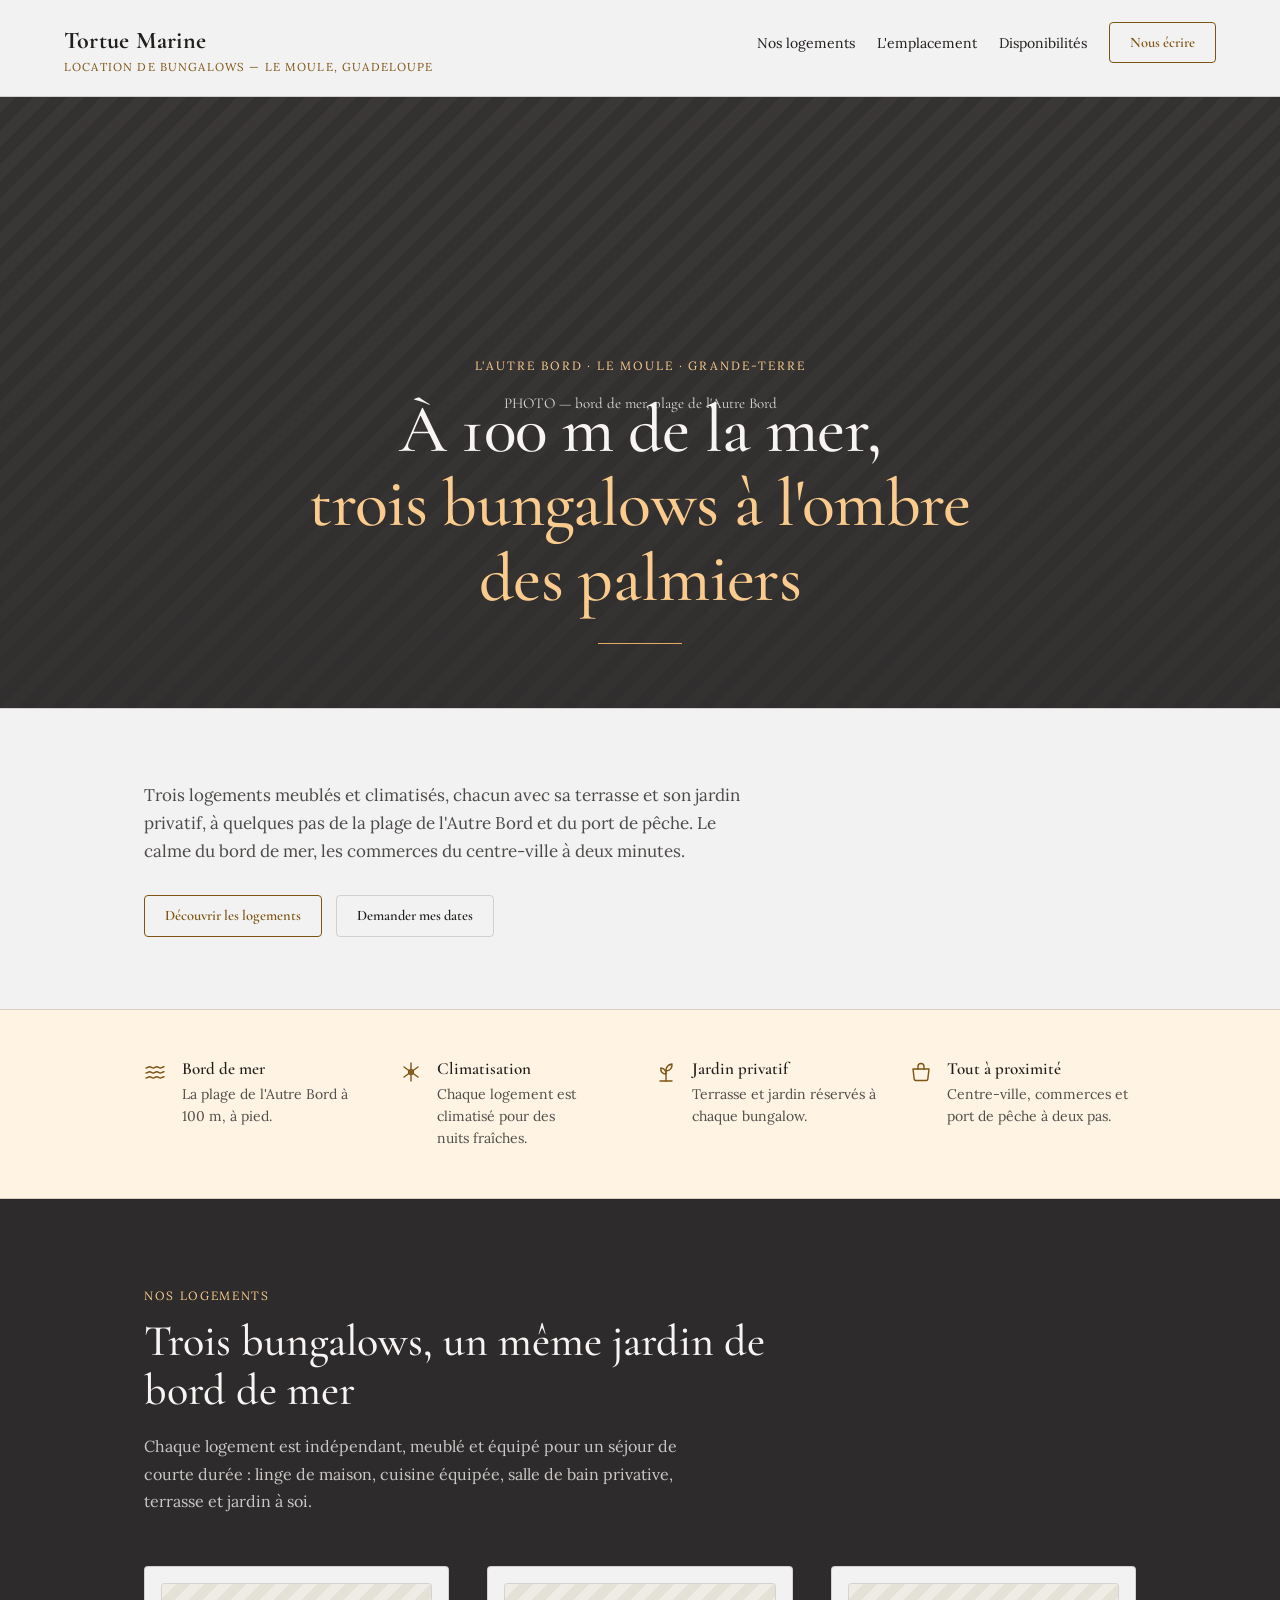
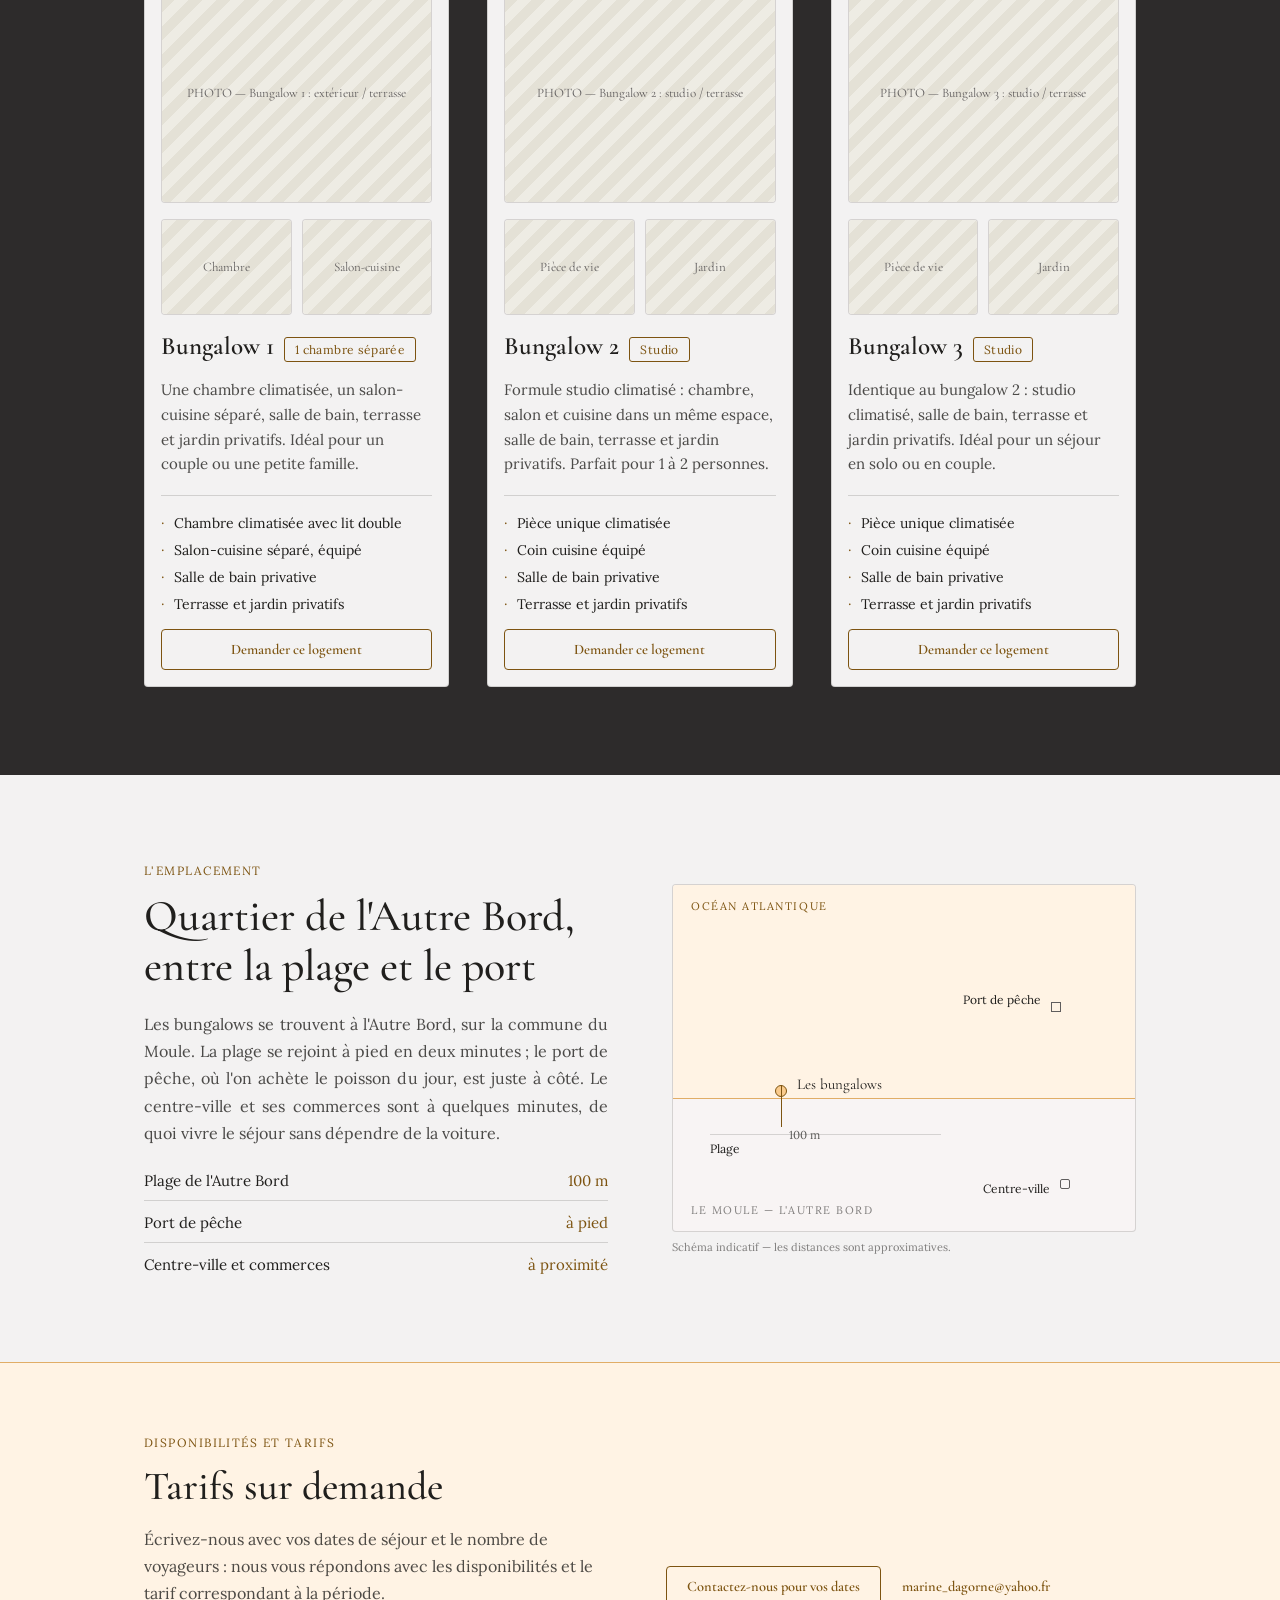
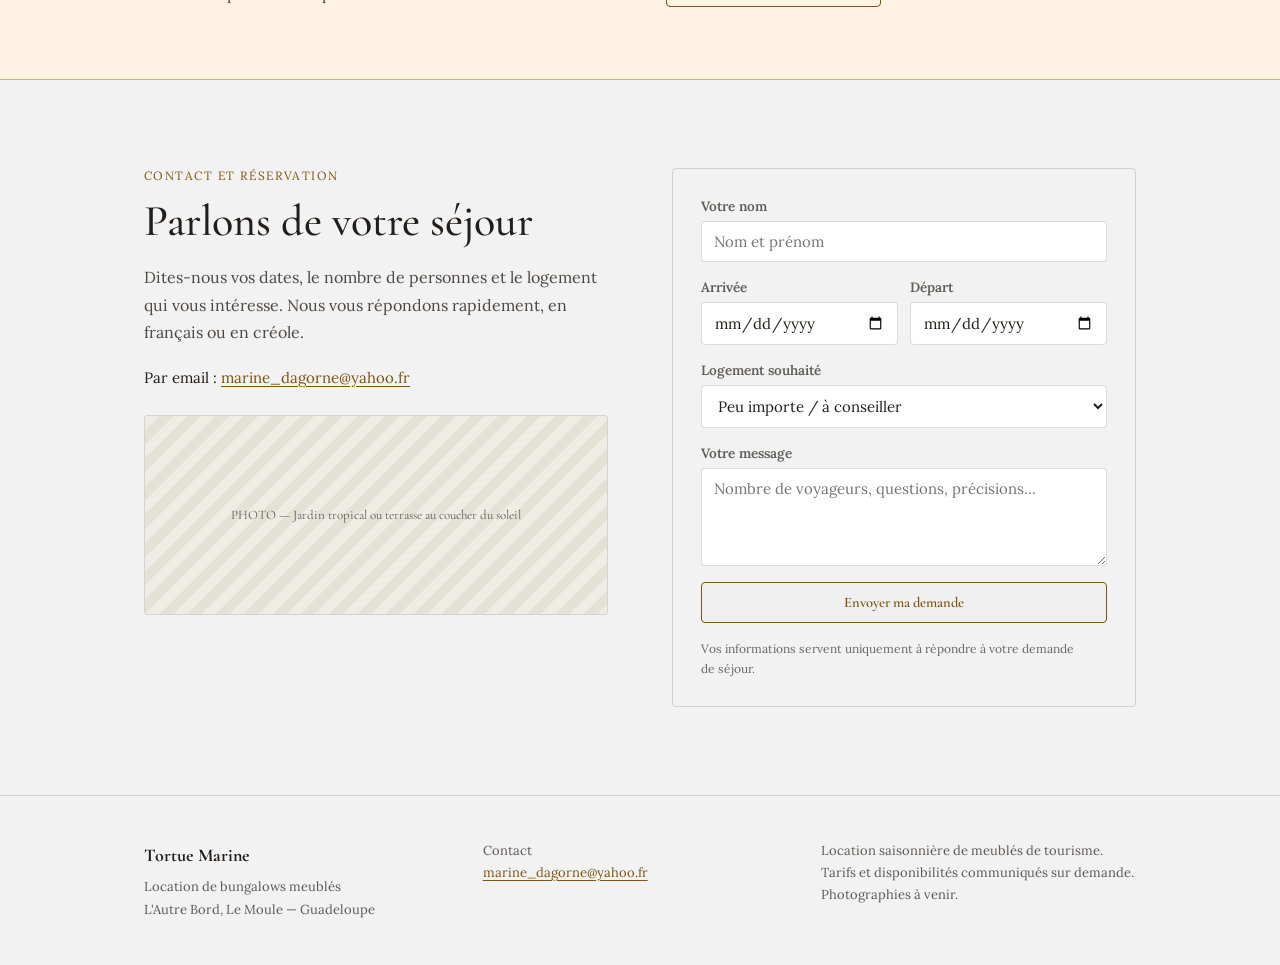
<file: livrables/site-web-bungalows-lemoule/site-statique/index.html>
<!DOCTYPE html>
<html lang="fr">
<head>
<meta charset="utf-8">
<meta name="viewport" content="width=device-width, initial-scale=1">
<title>Tortue Marine — Location de bungalows, Le Moule, Guadeloupe</title>
<link rel="preconnect" href="https://fonts.googleapis.com" />
<link rel="preconnect" href="https://fonts.gstatic.com" crossorigin />
<link href="https://fonts.googleapis.com/css2?family=Cormorant+Garamond:wght@500;600;700&family=Lora:ital,wght@0,400;0,600;1,400&display=swap" rel="stylesheet" />
<link rel="stylesheet" href="assets/style.css" />
</head>
<body>
<div style="max-width: 100%; overflow-x: hidden;">

  <header style="display: flex; align-items: baseline; gap: 20px; flex-wrap: wrap; padding: 22px clamp(20px, 5vw, 64px); border-bottom: 1px solid var(--color-divider); background: var(--color-bg); position: sticky; top: 0; z-index: 20;">
    <div style="margin-right: auto;">
      <div style="font-family: var(--font-heading); font-weight: 700; font-size: 24px; line-height: 1.1; letter-spacing: 0.01em;">Tortue Marine</div>
      <div style="font-size: 11.5px; letter-spacing: 0.1em; text-transform: uppercase; color: var(--color-accent-700); margin-top: 5px;">Location de bungalows — Le Moule, Guadeloupe</div>
    </div>
    <nav style="display: flex; gap: 22px; align-items: center; flex-wrap: wrap; font-size: 14px;">
      <a class="nav-link" href="#logements">Nos logements</a>
      <a class="nav-link" href="#emplacement">L'emplacement</a>
      <a class="nav-link" href="#tarifs">Disponibilités</a>
      <a href="#contact" class="btn btn-primary">Nous écrire</a>
    </nav>
  </header>

  <section>
    <div class="plate plate-hero" style="position: relative; width: 100%; height: clamp(420px, 68vh, 620px); border-radius: 0; border-left: 0; border-right: 0; border-top: 0;">
      <div class="plate-placeholder">PHOTO — bord de mer, plage de l'Autre Bord</div>
      <div style="position: absolute; inset: 0; display: grid; align-items: end; justify-items: center; text-align: center; padding: clamp(20px, 5vw, 64px);">
        <div>
          <span style="display: block; font-size: 12px; letter-spacing: 0.16em; text-transform: uppercase; color: var(--color-accent-300);">L'Autre Bord · Le Moule · Grande-Terre</span>
          <h1 style="font-family: var(--font-heading); font-weight: 500; font-size: clamp(36px, 6vw, 68px); line-height: 1.1; letter-spacing: -0.01em; margin: 20px auto 0; max-width: 22ch; color: #f8f4f4;">
            <span style="display: block;">À 100 m de la mer,</span>
            <span style="display: block; color: var(--color-accent-300);">trois bungalows à l'ombre des palmiers</span>
          </h1>
          <div style="width: 84px; height: 1px; background: var(--color-accent-400); margin: 26px auto 0;"></div>
        </div>
      </div>
    </div>
    <div style="padding: clamp(36px, 6vw, 72px) clamp(20px, 5vw, 64px); max-width: 1120px; margin: 0 auto; width: 100%;">
      <p style="font-size: 17px; line-height: 1.65; max-width: 56ch; margin: 0; color: rgba(32,31,29,0.8);">
        Trois logements meublés et climatisés, chacun avec sa terrasse et son jardin privatif, à quelques pas de la plage de l'Autre Bord et du port de pêche. Le calme du bord de mer, les commerces du centre-ville à deux minutes.
      </p>
      <div style="display: flex; gap: 14px; flex-wrap: wrap; margin-top: 30px;">
        <a href="#logements" class="btn btn-primary">Découvrir les logements</a>
        <a href="#contact" class="btn btn-secondary">Demander mes dates</a>
      </div>
    </div>
  </section>

  <section style="background: var(--color-accent-100); border-top: 1px solid var(--color-divider); border-bottom: 1px solid var(--color-divider);">
    <div style="max-width: 1120px; margin: 0 auto; padding: clamp(30px, 4vw, 48px) clamp(20px, 5vw, 64px); display: grid; grid-template-columns: repeat(auto-fit, minmax(190px, 1fr)); gap: 28px;">
      <div style="display: flex; gap: 14px; align-items: flex-start;">
        <svg width="24" height="24" viewBox="0 0 24 24" fill="none" stroke="#7d5411" stroke-width="1.4" stroke-linecap="round" stroke-linejoin="round" style="flex: none; margin-top: 2px;"><path d="M2 18c1.8 0 1.8-1.3 3.6-1.3S7.4 18 9.2 18s1.8-1.3 3.6-1.3S14.6 18 16.4 18s1.8-1.3 3.6-1.3"></path><path d="M2 13c1.8 0 1.8-1.3 3.6-1.3S7.4 13 9.2 13s1.8-1.3 3.6-1.3S14.6 13 16.4 13s1.8-1.3 3.6-1.3"></path><path d="M2 8c1.8 0 1.8-1.3 3.6-1.3S7.4 8 9.2 8s1.8-1.3 3.6-1.3S14.6 8 16.4 8s1.8-1.3 3.6-1.3"></path></svg>
        <div>
          <h4 style="font-size: 17px; margin: 0 0 4px;">Bord de mer</h4>
          <p style="margin: 0; font-size: 14px; line-height: 1.6; color: rgba(32,31,29,0.78);">La plage de l'Autre Bord à 100 m, à pied.</p>
        </div>
      </div>
      <div style="display: flex; gap: 14px; align-items: flex-start;">
        <svg width="24" height="24" viewBox="0 0 24 24" fill="none" stroke="#7d5411" stroke-width="1.4" stroke-linecap="round" stroke-linejoin="round" style="flex: none; margin-top: 2px;"><path d="M12 3v18"></path><path d="M5 7l14 10"></path><path d="M19 7L5 17"></path><circle cx="12" cy="12" r="2.4"></circle></svg>
        <div>
          <h4 style="font-size: 17px; margin: 0 0 4px;">Climatisation</h4>
          <p style="margin: 0; font-size: 14px; line-height: 1.6; color: rgba(32,31,29,0.78);">Chaque logement est climatisé pour des nuits fraîches.</p>
        </div>
      </div>
      <div style="display: flex; gap: 14px; align-items: flex-start;">
        <svg width="24" height="24" viewBox="0 0 24 24" fill="none" stroke="#7d5411" stroke-width="1.4" stroke-linecap="round" stroke-linejoin="round" style="flex: none; margin-top: 2px;"><path d="M12 21V11"></path><path d="M12 11c0-4 2.5-6.5 6-7 .4 3.8-1.8 7-6 7z"></path><path d="M12 14c0-3.4-2-5.6-5.2-6-.4 3.2 1.5 6 5.2 6z"></path><path d="M6 21h12"></path></svg>
        <div>
          <h4 style="font-size: 17px; margin: 0 0 4px;">Jardin privatif</h4>
          <p style="margin: 0; font-size: 14px; line-height: 1.6; color: rgba(32,31,29,0.78);">Terrasse et jardin réservés à chaque bungalow.</p>
        </div>
      </div>
      <div style="display: flex; gap: 14px; align-items: flex-start;">
        <svg width="24" height="24" viewBox="0 0 24 24" fill="none" stroke="#7d5411" stroke-width="1.4" stroke-linecap="round" stroke-linejoin="round" style="flex: none; margin-top: 2px;"><path d="M4 9h16l-1.2 10.2a1.5 1.5 0 0 1-1.5 1.3H6.7a1.5 1.5 0 0 1-1.5-1.3z"></path><path d="M9 9V6.5a3 3 0 0 1 6 0V9"></path></svg>
        <div>
          <h4 style="font-size: 17px; margin: 0 0 4px;">Tout à proximité</h4>
          <p style="margin: 0; font-size: 14px; line-height: 1.6; color: rgba(32,31,29,0.78);">Centre-ville, commerces et port de pêche à deux pas.</p>
        </div>
      </div>
    </div>
  </section>

  <section id="logements" style="background: var(--color-neutral-900); border-top: 1px solid var(--color-divider);">
  <div style="max-width: 1120px; margin: 0 auto; padding: clamp(48px, 7vw, 88px) clamp(20px, 5vw, 64px);">
    <span style="display: block; font-size: 12px; letter-spacing: 0.14em; text-transform: uppercase; color: var(--color-accent-300);">Nos logements</span>
    <h2 style="font-family: var(--font-heading); font-weight: 500; font-size: clamp(30px, 4vw, 44px); line-height: 1.12; margin: 14px 0 0; max-width: 30ch; color: #f8f4f4;">Trois bungalows, un même jardin de bord de mer</h2>
    <p style="font-size: 16px; line-height: 1.7; max-width: 58ch; margin: 18px 0 0; color: rgba(248,244,244,0.78);">Chaque logement est indépendant, meublé et équipé pour un séjour de courte durée : linge de maison, cuisine équipée, salle de bain privative, terrasse et jardin à soi.</p>

    <div style="display: grid; grid-template-columns: repeat(auto-fit, minmax(290px, 1fr)); gap: clamp(24px, 3vw, 40px); margin-top: clamp(32px, 4vw, 52px);">

      <article style="display: flex; flex-direction: column; gap: 16px; border: 1px solid var(--color-divider); border-radius: var(--radius-md); padding: 16px; background: var(--color-bg);">
        <figure class="plate" style="margin: 0; width: 100%; height: 220px;">
          <div class="plate-placeholder">PHOTO — Bungalow 1 : extérieur / terrasse</div>
        </figure>
        <div style="display: grid; grid-template-columns: 1fr 1fr; gap: 10px;">
          <figure class="plate" style="margin: 0; height: 96px;"><div class="plate-placeholder">Chambre</div></figure>
          <figure class="plate" style="margin: 0; height: 96px;"><div class="plate-placeholder">Salon-cuisine</div></figure>
        </div>
        <div style="display: flex; align-items: baseline; gap: 10px; flex-wrap: wrap;">
          <h3 style="font-size: 25px; margin: 0;">Bungalow 1</h3>
          <span class="tag tag-outline">1 chambre séparée</span>
        </div>
        <p style="margin: 0; font-size: 15px; line-height: 1.65; color: rgba(32,31,29,0.8);">Une chambre climatisée, un salon-cuisine séparé, salle de bain, terrasse et jardin privatifs. Idéal pour un couple ou une petite famille.</p>
        <hr class="hr" style="margin: 2px 0;">
        <ul style="list-style: none; margin: 0; padding: 0; display: grid; gap: 9px; font-size: 14px;">
          <li style="display: flex; gap: 9px; align-items: baseline;"><span style="color: var(--color-accent-700);">·</span>Chambre climatisée avec lit double</li>
          <li style="display: flex; gap: 9px; align-items: baseline;"><span style="color: var(--color-accent-700);">·</span>Salon-cuisine séparé, équipé</li>
          <li style="display: flex; gap: 9px; align-items: baseline;"><span style="color: var(--color-accent-700);">·</span>Salle de bain privative</li>
          <li style="display: flex; gap: 9px; align-items: baseline;"><span style="color: var(--color-accent-700);">·</span>Terrasse et jardin privatifs</li>
        </ul>
        <a href="#contact" class="btn btn-primary btn-block" style="margin-top: auto;">Demander ce logement</a>
      </article>

      <article style="display: flex; flex-direction: column; gap: 16px; border: 1px solid var(--color-divider); border-radius: var(--radius-md); padding: 16px; background: var(--color-bg);">
        <figure class="plate" style="margin: 0; width: 100%; height: 220px;">
          <div class="plate-placeholder">PHOTO — Bungalow 2 : studio / terrasse</div>
        </figure>
        <div style="display: grid; grid-template-columns: 1fr 1fr; gap: 10px;">
          <figure class="plate" style="margin: 0; height: 96px;"><div class="plate-placeholder">Pièce de vie</div></figure>
          <figure class="plate" style="margin: 0; height: 96px;"><div class="plate-placeholder">Jardin</div></figure>
        </div>
        <div style="display: flex; align-items: baseline; gap: 10px; flex-wrap: wrap;">
          <h3 style="font-size: 25px; margin: 0;">Bungalow 2</h3>
          <span class="tag tag-outline">Studio</span>
        </div>
        <p style="margin: 0; font-size: 15px; line-height: 1.65; color: rgba(32,31,29,0.8);">Formule studio climatisé : chambre, salon et cuisine dans un même espace, salle de bain, terrasse et jardin privatifs. Parfait pour 1 à 2 personnes.</p>
        <hr class="hr" style="margin: 2px 0;">
        <ul style="list-style: none; margin: 0; padding: 0; display: grid; gap: 9px; font-size: 14px;">
          <li style="display: flex; gap: 9px; align-items: baseline;"><span style="color: var(--color-accent-700);">·</span>Pièce unique climatisée</li>
          <li style="display: flex; gap: 9px; align-items: baseline;"><span style="color: var(--color-accent-700);">·</span>Coin cuisine équipé</li>
          <li style="display: flex; gap: 9px; align-items: baseline;"><span style="color: var(--color-accent-700);">·</span>Salle de bain privative</li>
          <li style="display: flex; gap: 9px; align-items: baseline;"><span style="color: var(--color-accent-700);">·</span>Terrasse et jardin privatifs</li>
        </ul>
        <a href="#contact" class="btn btn-primary btn-block" style="margin-top: auto;">Demander ce logement</a>
      </article>

      <article style="display: flex; flex-direction: column; gap: 16px; border: 1px solid var(--color-divider); border-radius: var(--radius-md); padding: 16px; background: var(--color-bg);">
        <figure class="plate" style="margin: 0; width: 100%; height: 220px;">
          <div class="plate-placeholder">PHOTO — Bungalow 3 : studio / terrasse</div>
        </figure>
        <div style="display: grid; grid-template-columns: 1fr 1fr; gap: 10px;">
          <figure class="plate" style="margin: 0; height: 96px;"><div class="plate-placeholder">Pièce de vie</div></figure>
          <figure class="plate" style="margin: 0; height: 96px;"><div class="plate-placeholder">Jardin</div></figure>
        </div>
        <div style="display: flex; align-items: baseline; gap: 10px; flex-wrap: wrap;">
          <h3 style="font-size: 25px; margin: 0;">Bungalow 3</h3>
          <span class="tag tag-outline">Studio</span>
        </div>
        <p style="margin: 0; font-size: 15px; line-height: 1.65; color: rgba(32,31,29,0.8);">Identique au bungalow 2 : studio climatisé, salle de bain, terrasse et jardin privatifs. Idéal pour un séjour en solo ou en couple.</p>
        <hr class="hr" style="margin: 2px 0;">
        <ul style="list-style: none; margin: 0; padding: 0; display: grid; gap: 9px; font-size: 14px;">
          <li style="display: flex; gap: 9px; align-items: baseline;"><span style="color: var(--color-accent-700);">·</span>Pièce unique climatisée</li>
          <li style="display: flex; gap: 9px; align-items: baseline;"><span style="color: var(--color-accent-700);">·</span>Coin cuisine équipé</li>
          <li style="display: flex; gap: 9px; align-items: baseline;"><span style="color: var(--color-accent-700);">·</span>Salle de bain privative</li>
          <li style="display: flex; gap: 9px; align-items: baseline;"><span style="color: var(--color-accent-700);">·</span>Terrasse et jardin privatifs</li>
        </ul>
        <a href="#contact" class="btn btn-primary btn-block" style="margin-top: auto;">Demander ce logement</a>
      </article>

    </div>
  </div>
  </section>

  <section id="emplacement" style="max-width: 1120px; margin: 0 auto; padding: clamp(48px, 7vw, 88px) clamp(20px, 5vw, 64px); display: grid; grid-template-columns: repeat(auto-fit, minmax(300px, 1fr)); gap: clamp(28px, 5vw, 64px); align-items: center;" class="stack-mobile">
    <div>
      <span style="display: block; font-size: 12px; letter-spacing: 0.12em; text-transform: uppercase; color: var(--color-accent-700);">L'emplacement</span>
      <h2 style="font-family: var(--font-heading); font-weight: 500; font-size: clamp(30px, 4vw, 44px); line-height: 1.12; margin: 14px 0 0;">Quartier de l'Autre Bord, entre la plage et le port</h2>
      <p style="font-size: 16px; line-height: 1.7; margin: 20px 0 0; color: rgba(32,31,29,0.8); text-align: justify; hyphens: auto;">
        Les bungalows se trouvent à l'Autre Bord, sur la commune du Moule. La plage se rejoint à pied en deux minutes ; le port de pêche, où l'on achète le poisson du jour, est juste à côté. Le centre-ville et ses commerces sont à quelques minutes, de quoi vivre le séjour sans dépendre de la voiture.
      </p>
      <ul style="list-style: none; margin: 24px 0 0; padding: 0; display: grid; gap: 12px; font-size: 15px;">
        <li style="display: flex; justify-content: space-between; gap: 16px; border-bottom: 1px solid var(--color-divider); padding-bottom: 10px;"><span>Plage de l'Autre Bord</span><span style="color: var(--color-accent-700);">100 m</span></li>
        <li style="display: flex; justify-content: space-between; gap: 16px; border-bottom: 1px solid var(--color-divider); padding-bottom: 10px;"><span>Port de pêche</span><span style="color: var(--color-accent-700);">à pied</span></li>
        <li style="display: flex; justify-content: space-between; gap: 16px;"><span>Centre-ville et commerces</span><span style="color: var(--color-accent-700);">à proximité</span></li>
      </ul>
    </div>
    <figure style="margin: 0;">
      <div style="position: relative; border: 1px solid var(--color-divider); border-radius: var(--radius-md); background: var(--color-neutral-100); aspect-ratio: 4 / 3; overflow: hidden;">
        <div style="position: absolute; inset: 0 0 38% 0; background: var(--color-accent-100); border-bottom: 1px solid var(--color-accent-400);"></div>
        <span style="position: absolute; top: 14px; left: 18px; font-size: 11px; letter-spacing: 0.14em; text-transform: uppercase; color: var(--color-accent-700);">Océan Atlantique</span>
        <span style="position: absolute; bottom: 14px; left: 18px; font-size: 11px; letter-spacing: 0.14em; text-transform: uppercase; color: rgba(32,31,29,0.55);">Le Moule — L'Autre Bord</span>
        <div style="position: absolute; top: 58%; left: 22%; width: 12px; height: 12px; border: 1.5px solid var(--color-accent-700); border-radius: 50%; background: var(--color-accent-300);"></div>
        <span style="position: absolute; top: 55%; left: calc(22% + 22px); font-family: var(--font-heading); font-size: 15px;">Les bungalows</span>
        <div style="position: absolute; top: 58%; left: calc(22% + 6px); width: 1px; height: 12%; background: var(--color-accent-700);"></div>
        <span style="position: absolute; top: 70%; left: calc(22% + 14px); font-size: 11.5px; color: rgba(32,31,29,0.7);">100 m</span>
        <div style="position: absolute; top: 72%; left: 8%; right: 42%; height: 1px; background: var(--color-divider);"></div>
        <span style="position: absolute; top: 74%; left: 8%; font-size: 12px;">Plage</span>
        <div style="position: absolute; top: 34%; right: 16%; width: 10px; height: 10px; border: 1.5px solid var(--color-neutral-700);"></div>
        <span style="position: absolute; top: 31%; right: calc(16% + 20px); font-size: 12px;">Port de pêche</span>
        <div style="position: absolute; bottom: 12%; right: 14%; width: 10px; height: 10px; border: 1.5px solid var(--color-neutral-700); border-radius: 2px;"></div>
        <span style="position: absolute; bottom: 10%; right: calc(14% + 20px); font-size: 12px;">Centre-ville</span>
      </div>
      <figcaption style="margin-top: 8px; font-size: 11px; color: rgba(32,31,29,0.55);">Schéma indicatif — les distances sont approximatives.</figcaption>
    </figure>
  </section>

  <section id="tarifs" style="background: var(--color-accent-100); border-top: 1px solid var(--color-accent-400); border-bottom: 1px solid var(--color-accent-400);">
    <div style="max-width: 1120px; margin: 0 auto; padding: clamp(40px, 6vw, 72px) clamp(20px, 5vw, 64px); display: grid; grid-template-columns: repeat(auto-fit, minmax(280px, 1fr)); gap: clamp(24px, 4vw, 56px); align-items: end;">
      <div>
        <span style="display: block; font-size: 12px; letter-spacing: 0.12em; text-transform: uppercase; color: var(--color-accent-700);">Disponibilités et tarifs</span>
        <h2 style="font-family: var(--font-heading); font-weight: 500; font-size: clamp(28px, 3.6vw, 40px); line-height: 1.14; margin: 14px 0 0; max-width: 26ch;">Tarifs sur demande</h2>
        <p style="font-size: 16px; line-height: 1.7; margin: 16px 0 0; max-width: 52ch; color: rgba(32,31,29,0.8);">Écrivez-nous avec vos dates de séjour et le nombre de voyageurs : nous vous répondons avec les disponibilités et le tarif correspondant à la période.</p>
      </div>
      <div style="display: flex; gap: 14px; flex-wrap: wrap;">
        <a href="#contact" class="btn btn-primary">Contactez-nous pour vos dates</a>
        <a href="mailto:marine_dagorne@yahoo.fr" class="btn btn-ghost">marine_dagorne@yahoo.fr</a>
      </div>
    </div>
  </section>

  <section id="contact" style="max-width: 1120px; margin: 0 auto; padding: clamp(48px, 7vw, 88px) clamp(20px, 5vw, 64px); display: grid; grid-template-columns: repeat(auto-fit, minmax(290px, 1fr)); gap: clamp(28px, 5vw, 64px);">
    <div>
      <span style="display: block; font-size: 12px; letter-spacing: 0.12em; text-transform: uppercase; color: var(--color-accent-700);">Contact et réservation</span>
      <h2 style="font-family: var(--font-heading); font-weight: 500; font-size: clamp(30px, 4vw, 44px); line-height: 1.12; margin: 14px 0 0;">Parlons de votre séjour</h2>
      <p style="font-size: 16px; line-height: 1.7; margin: 18px 0 0; max-width: 46ch; color: rgba(32,31,29,0.8);">Dites-nous vos dates, le nombre de personnes et le logement qui vous intéresse. Nous vous répondons rapidement, en français ou en créole.</p>
      <p style="font-size: 15px; margin: 22px 0 0;">Par email : <a href="mailto:marine_dagorne@yahoo.fr">marine_dagorne@yahoo.fr</a></p>
      <figure class="plate" style="margin: 28px 0 0; width: 100%; height: 200px;">
        <div class="plate-placeholder">PHOTO — Jardin tropical ou terrasse au coucher du soleil</div>
      </figure>
    </div>
    <div id="tm-form-wrap">
      <form id="contact-form" style="display: grid; gap: 16px; align-content: start; border: 1px solid var(--color-divider); border-radius: var(--radius-md); padding: clamp(18px, 3vw, 28px);">
        <div class="field">
          <label for="tm-nom">Votre nom</label>
          <input class="input" id="tm-nom" name="nom" type="text" placeholder="Nom et prénom" required>
        </div>
        <div style="display: grid; grid-template-columns: 1fr 1fr; gap: 12px;">
          <div class="field">
            <label for="tm-arrivee">Arrivée</label>
            <input class="input" id="tm-arrivee" name="arrivee" type="date">
          </div>
          <div class="field">
            <label for="tm-depart">Départ</label>
            <input class="input" id="tm-depart" name="depart" type="date">
          </div>
        </div>
        <div class="field">
          <label for="tm-logement">Logement souhaité</label>
          <select class="input" id="tm-logement" name="logement">
            <option>Peu importe / à conseiller</option>
            <option>Bungalow 1 — 1 chambre</option>
            <option>Bungalow 2 — studio</option>
            <option>Bungalow 3 — studio</option>
          </select>
        </div>
        <div class="field">
          <label for="tm-message">Votre message</label>
          <textarea class="input" id="tm-message" name="message" rows="4" placeholder="Nombre de voyageurs, questions, précisions…" style="resize: vertical;"></textarea>
        </div>
        <button type="submit" class="btn btn-primary btn-block">Envoyer ma demande</button>
        <p style="margin: 0; font-size: 12px; line-height: 1.6; color: rgba(32,31,29,0.65);">Vos informations servent uniquement à répondre à votre demande de séjour.</p>
      </form>
    </div>
    <div id="contact-success" style="display: none; border: 1px solid var(--color-divider); border-radius: var(--radius-md); padding: clamp(18px, 3vw, 28px);">
      <h3 style="font-size: 20px; margin-bottom: 10px;">Votre logiciel de messagerie s'ouvre</h3>
      <p style="font-size: 15px; line-height: 1.6; color: rgba(32,31,29,0.8);">Un message pré-rempli avec vos informations vient de s'ouvrir dans votre messagerie. Il ne vous reste plus qu'à l'envoyer.</p>
    </div>
  </section>

  <footer style="border-top: 1px solid var(--color-divider); background: var(--color-bg);">
    <div style="max-width: 1120px; margin: 0 auto; padding: clamp(28px, 4vw, 44px) clamp(20px, 5vw, 64px); display: grid; grid-template-columns: repeat(auto-fit, minmax(220px, 1fr)); gap: 24px; font-size: 13px; line-height: 1.7; color: rgba(32,31,29,0.72);">
      <div>
        <div style="font-family: var(--font-heading); font-weight: 700; font-size: 18px; color: var(--color-text);">Tortue Marine</div>
        <p style="margin: 6px 0 0;">Location de bungalows meublés<br>L'Autre Bord, Le Moule — Guadeloupe</p>
      </div>
      <div>
        <p style="margin: 0;">Contact<br><a href="mailto:marine_dagorne@yahoo.fr">marine_dagorne@yahoo.fr</a></p>
      </div>
      <div>
        <p style="margin: 0;">Location saisonnière de meublés de tourisme. Tarifs et disponibilités communiqués sur demande. Photographies à venir.</p>
      </div>
    </div>
  </footer>

</div>
<script src="assets/contact.js"></script>
</body>
</html>
</file>
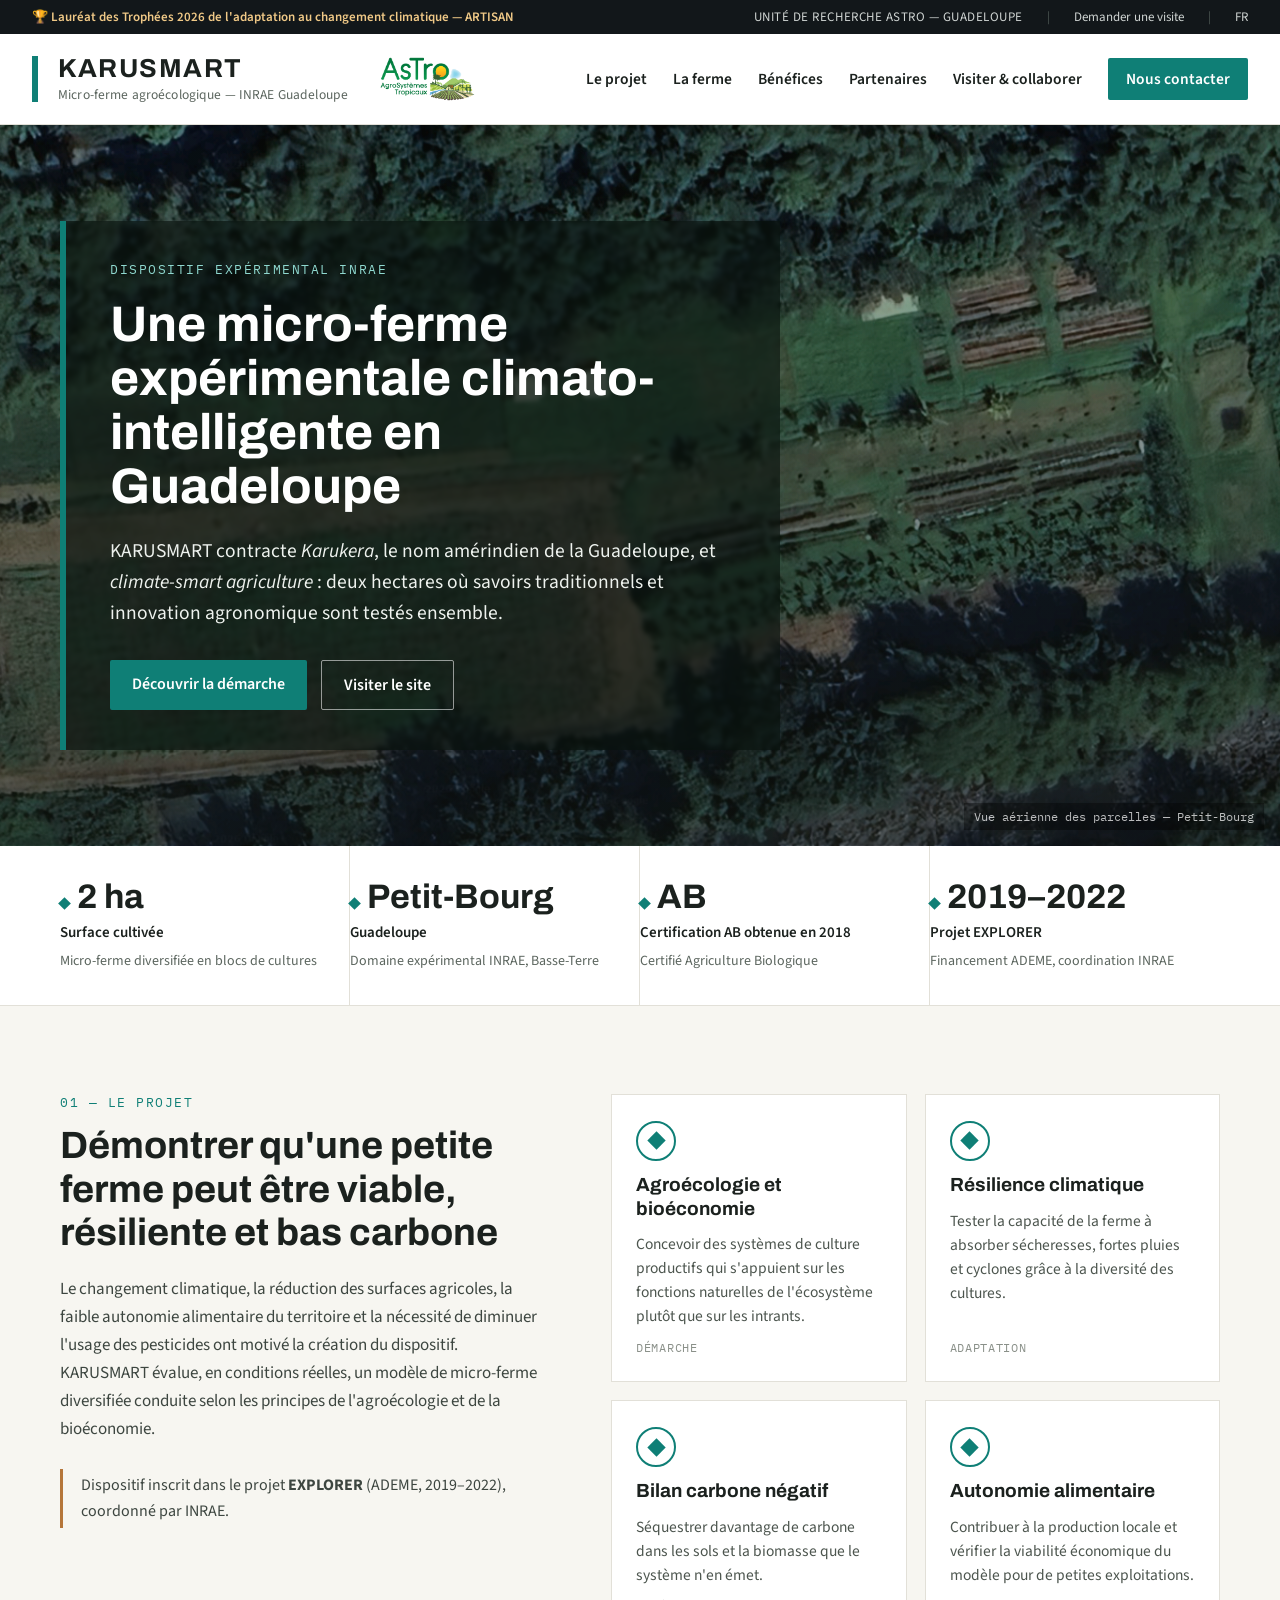
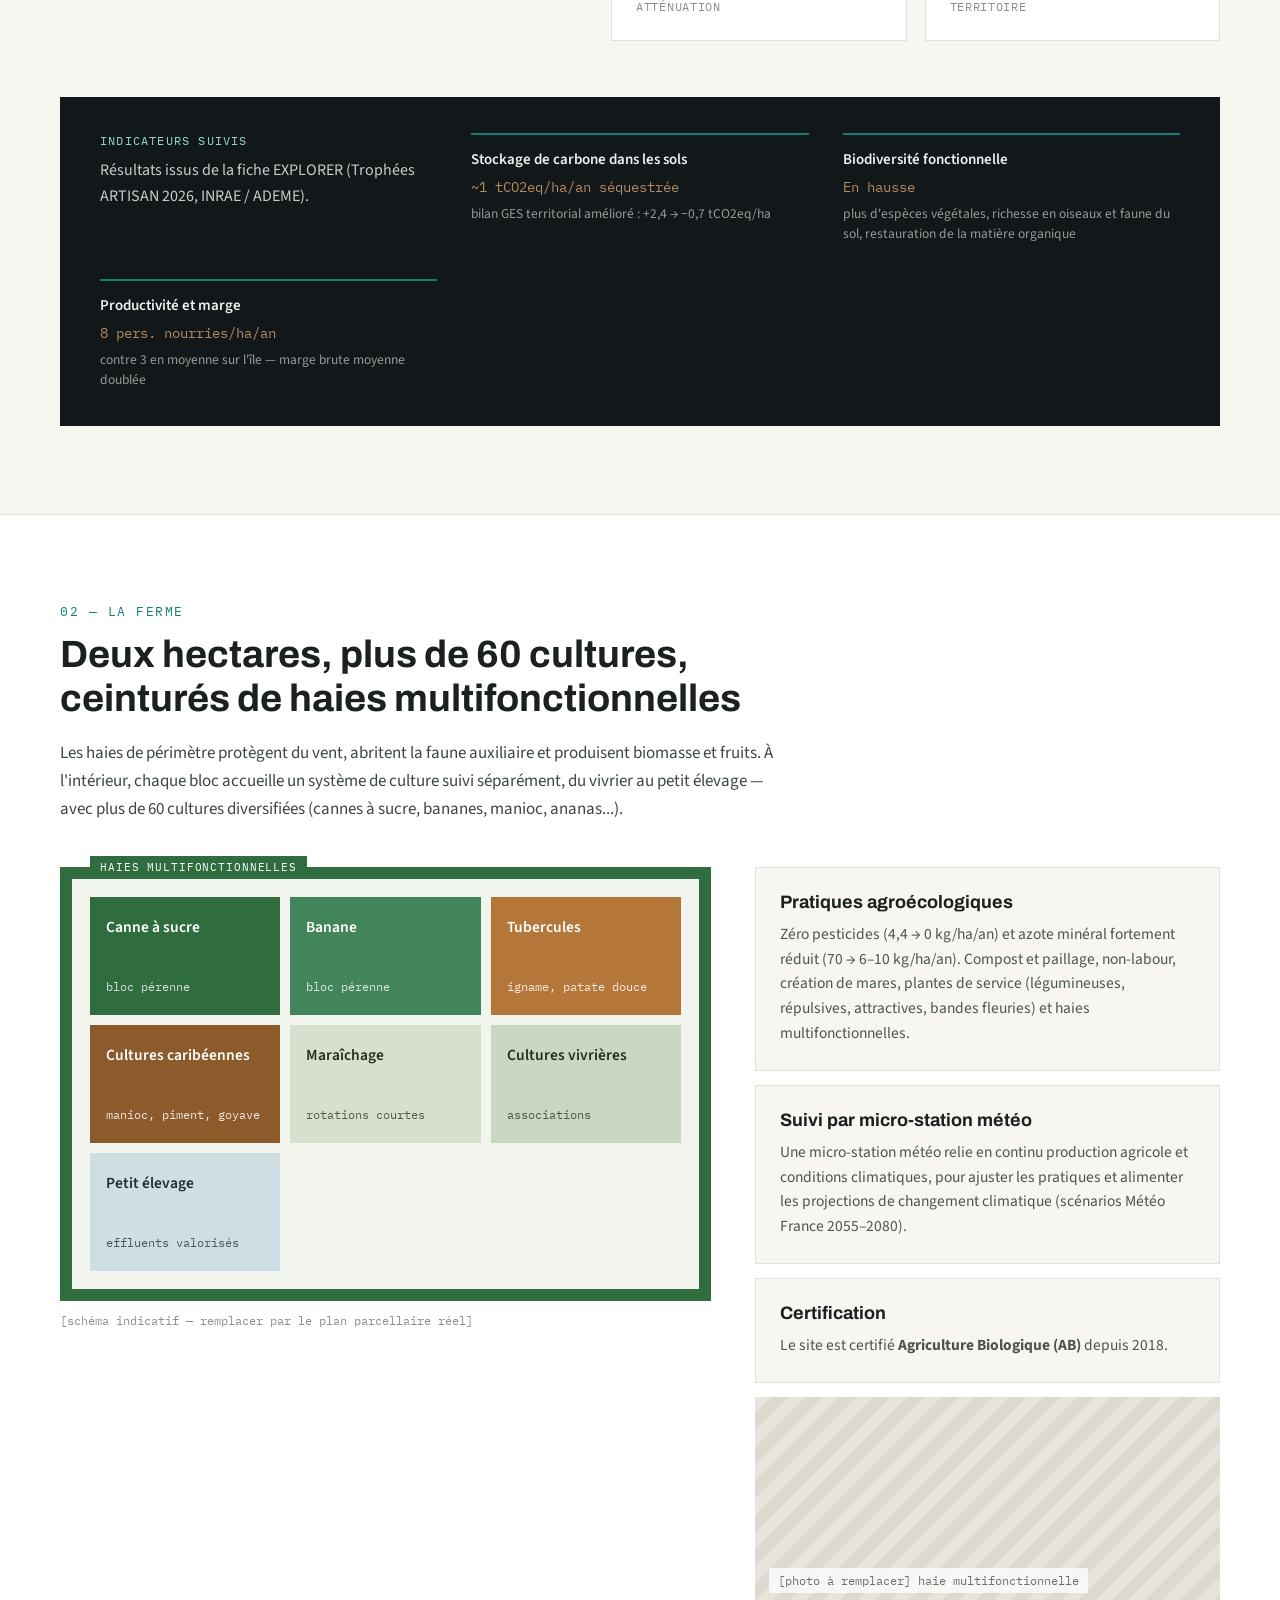
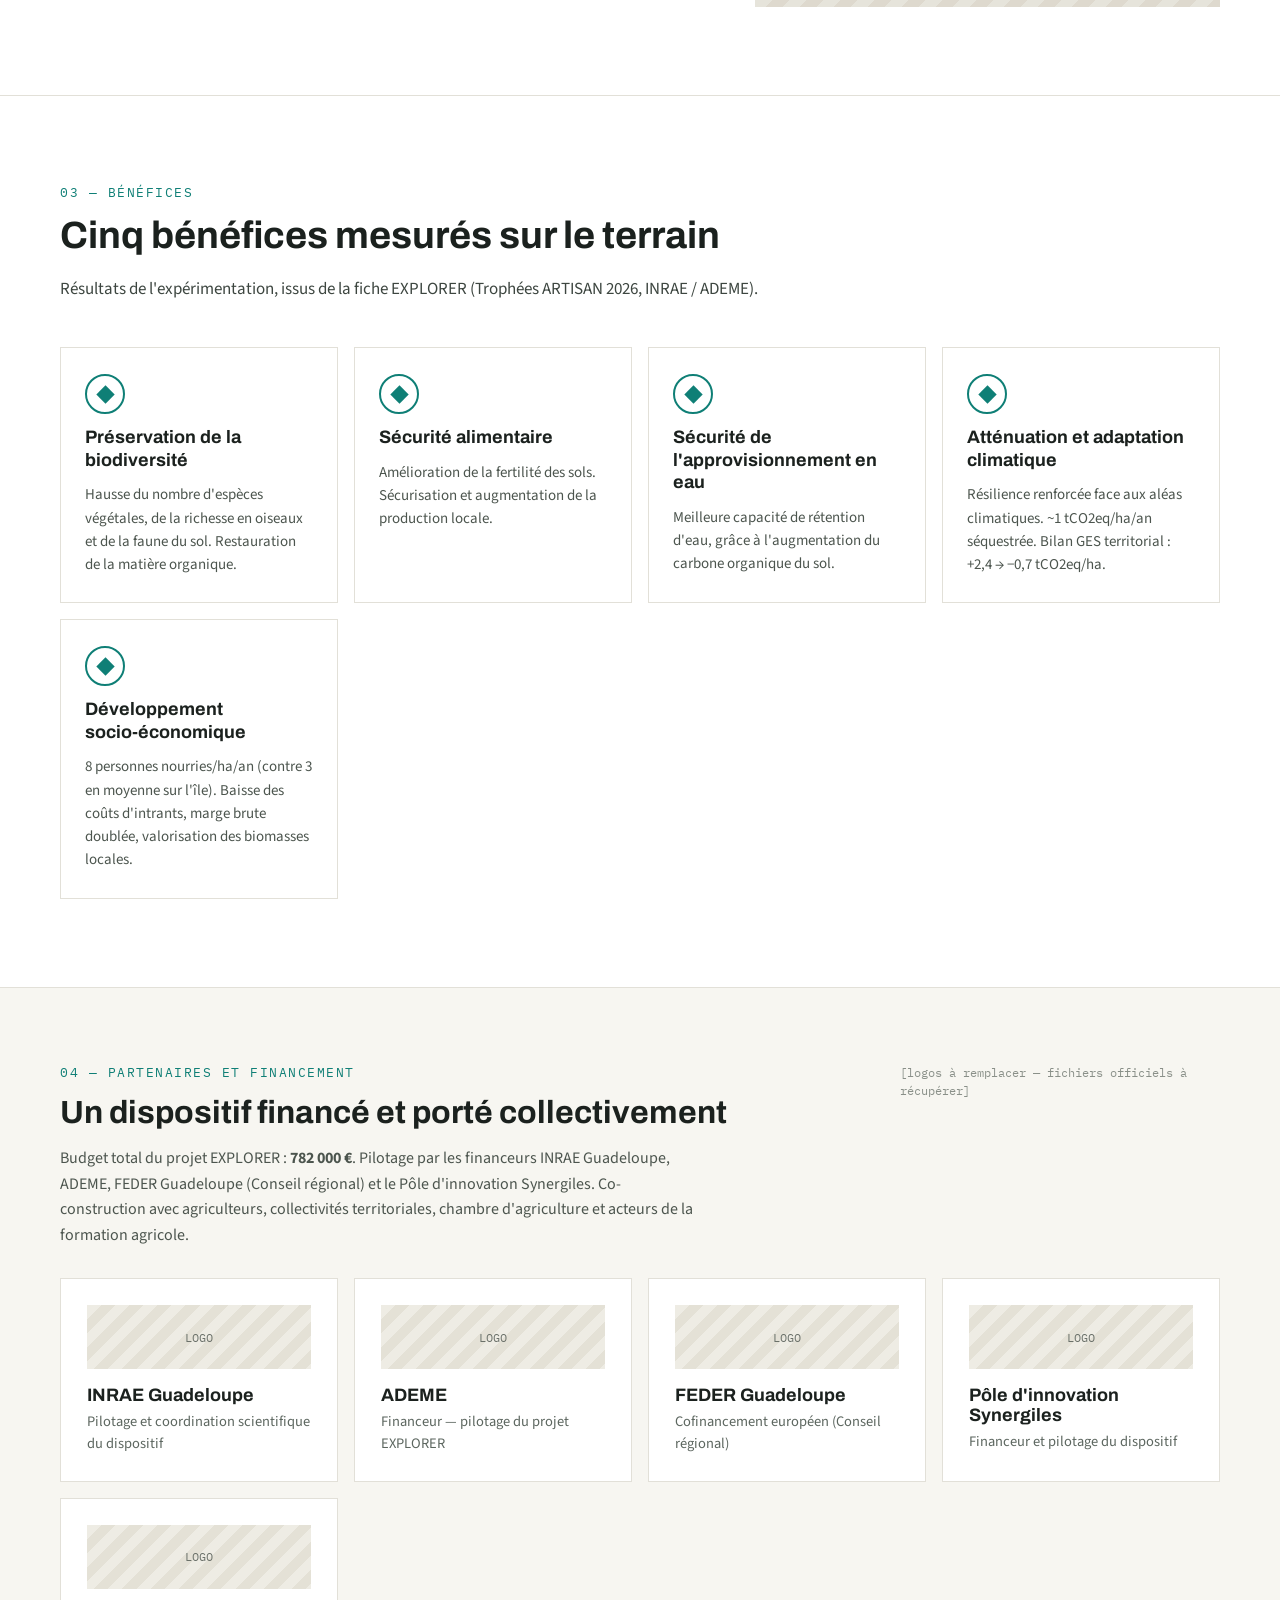
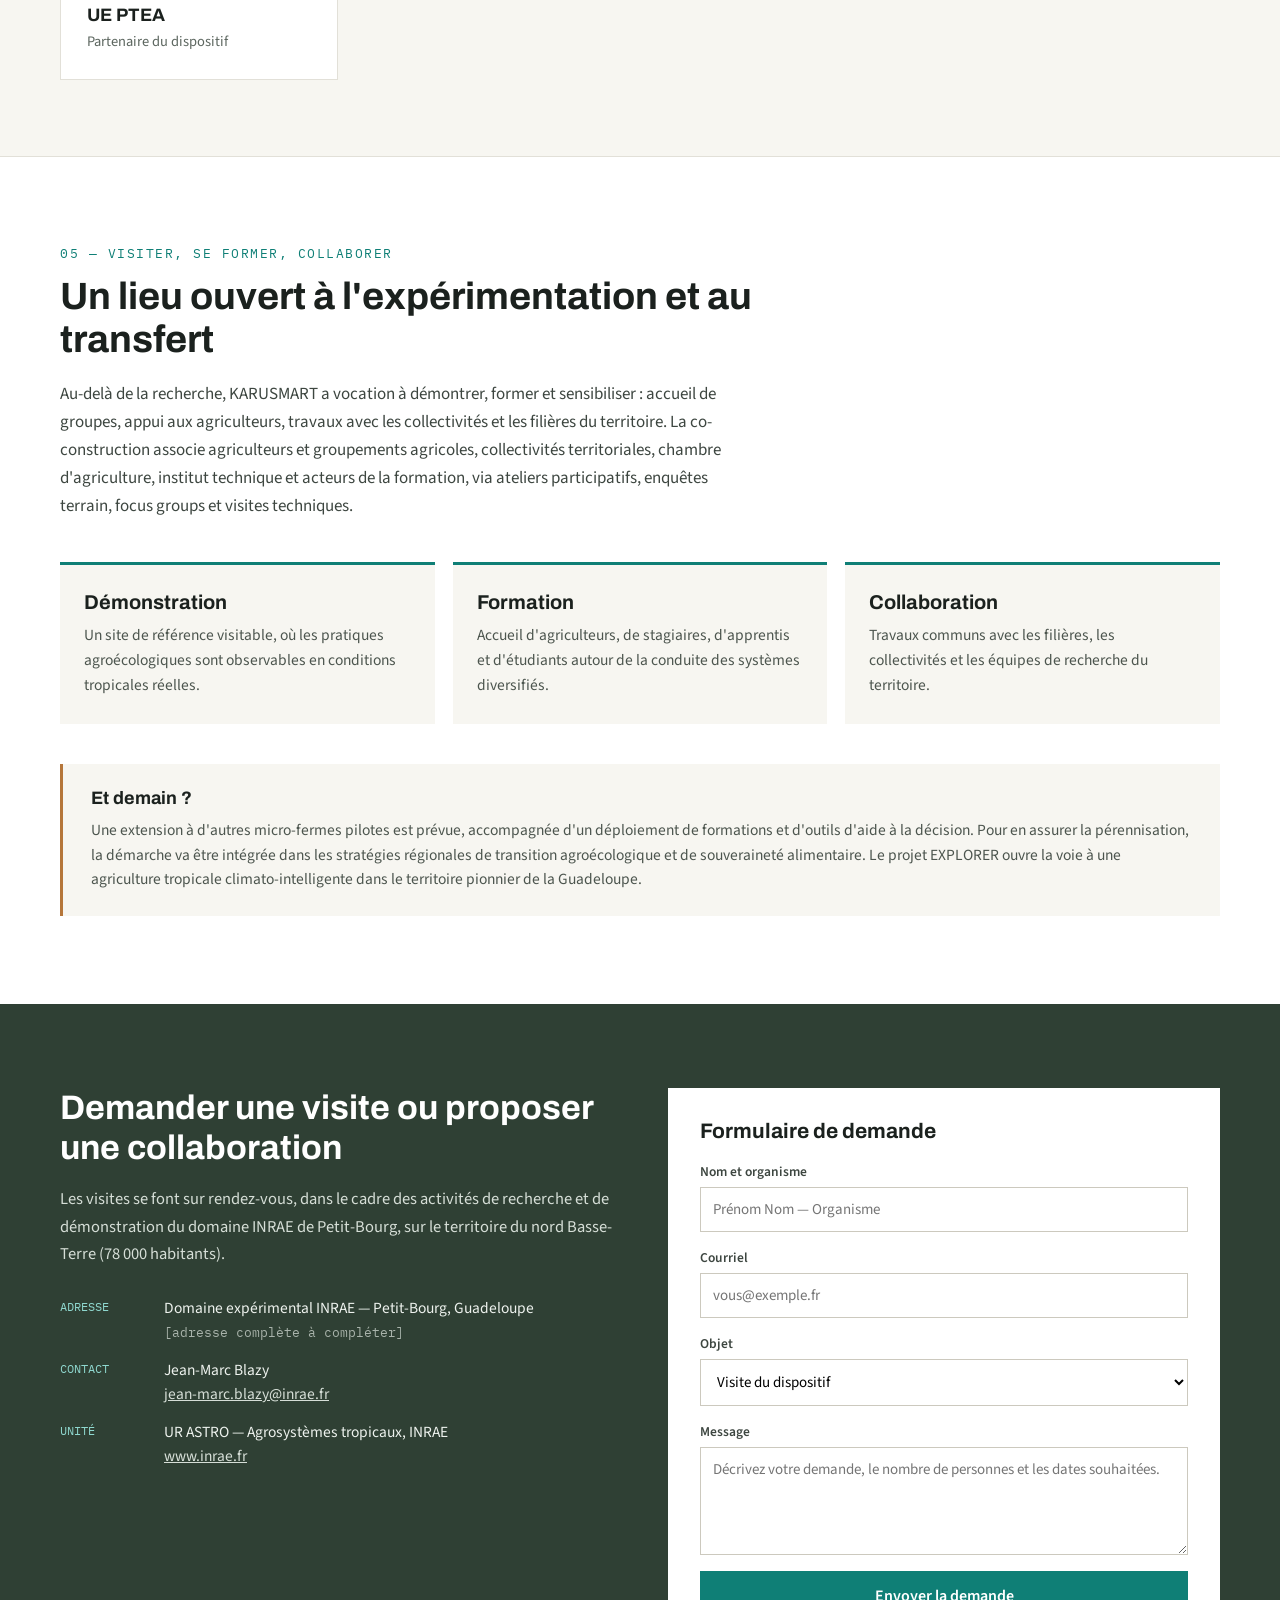
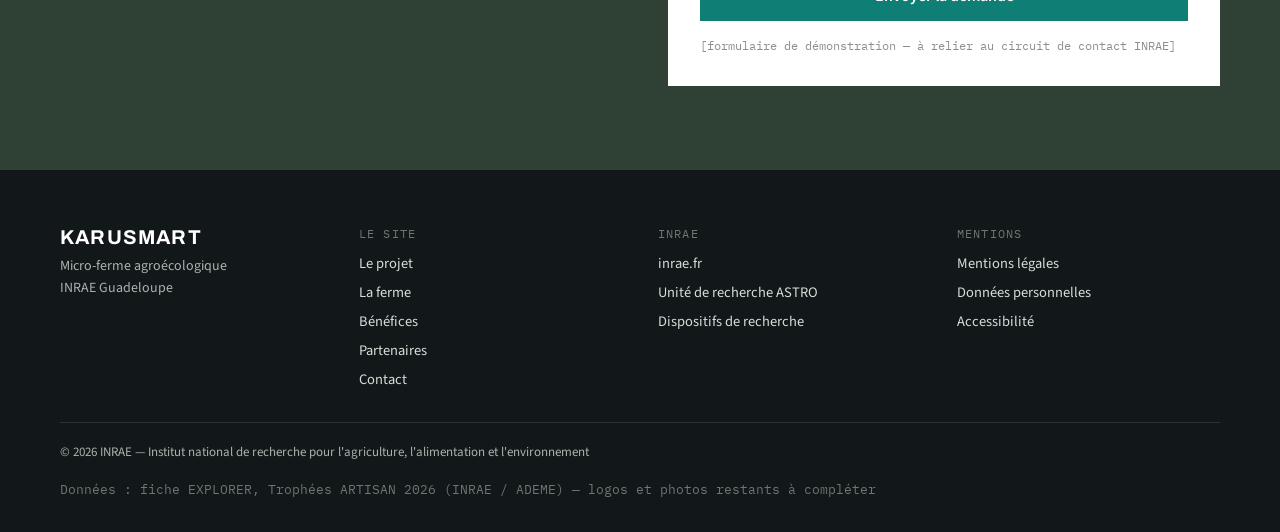
<file: livrables/site-web-karusmart/site-statique/index.html>
<!DOCTYPE html>
<html lang="fr">
<head>
<meta charset="utf-8">
<meta name="viewport" content="width=device-width, initial-scale=1">
<title>KARUSMART — Micro-ferme agroécologique INRAE Guadeloupe</title>
<link rel="preconnect" href="https://fonts.googleapis.com" />
<link rel="preconnect" href="https://fonts.gstatic.com" crossorigin />
<link href="https://fonts.googleapis.com/css2?family=Archivo:wght@500;600;700&family=Source+Sans+3:ital,wght@0,400;0,600;1,400&family=IBM+Plex+Mono:wght@400;500&display=swap" rel="stylesheet" />
<link rel="stylesheet" href="assets/style.css" />
</head>
<body>
<div style="max-width: 100%; overflow-x: hidden;">

  <div style="background: #12171a; color: #cfd4d2; font-size: 13px; padding: 8px 32px; display: flex; justify-content: space-between; align-items: center; gap: 24px; flex-wrap: wrap;">
    <span style="color: #f0c987; font-weight: 600;">🏆 Lauréat des Trophées 2026 de l'adaptation au changement climatique — ARTISAN</span>
    <div style="display: flex; align-items: center; gap: 24px; flex-wrap: wrap;">
      <span style="letter-spacing: 0.04em; text-transform: uppercase;">Unité de recherche ASTRO — Guadeloupe</span>
      <span style="color: #4a5450;">|</span>
      <a href="#contact" style="color: #cfd4d2;">Demander une visite</a>
      <span style="color: #4a5450;">|</span>
      <span>FR</span>
    </div>
  </div>

  <header style="background: #ffffff; border-bottom: 1px solid #e2e0d8; padding: 20px 32px; display: flex; align-items: center; justify-content: space-between; gap: 32px; flex-wrap: wrap; position: sticky; top: 0; z-index: 20;">
    <div class="header-brand" style="display: flex; align-items: center; gap: 20px; flex-wrap: wrap;">
      <div style="width: 6px; height: 46px; background: #0f7f76;"></div>
      <div style="display: flex; flex-direction: column; gap: 3px;">
        <div style="font-family: Archivo, sans-serif; font-weight: 700; font-size: 26px; letter-spacing: 0.06em;">KARUSMART</div>
        <div style="font-size: 13.5px; color: #5c665f; letter-spacing: 0.01em;">Micro-ferme agroécologique — INRAE Guadeloupe</div>
      </div>
      <img src="assets/photos/logo-astro.png" alt="UR ASTRO — AgroSystèmes Tropicaux" style="height: 44px; width: auto; margin-left: 12px;" />
    </div>
    <nav style="display: flex; align-items: center; gap: 26px; flex-wrap: wrap; font-size: 15.5px; font-weight: 600;">
      <a class="nav-link" href="#projet">Le projet</a>
      <a class="nav-link" href="#ferme">La ferme</a>
      <a class="nav-link" href="#benefices">Bénéfices</a>
      <a class="nav-link" href="#partenaires">Partenaires</a>
      <a class="nav-link" href="#visiter">Visiter &amp; collaborer</a>
      <a class="nav-cta" href="#contact">Nous contacter</a>
    </nav>
  </header>

  <section style="position: relative; background: #2f4034;">
    <div style="position: relative; min-height: 520px; display: grid; background-image: linear-gradient(180deg, rgba(18,23,20,0.35), rgba(18,23,20,0.65)), url('assets/photos/vue-aerienne-parcelles.png'); background-size: cover; background-position: center;">
      <div style="position: absolute; inset: 0; display: flex; align-items: flex-end; justify-content: flex-end; padding: 16px;">
        <span style="font-family: 'IBM Plex Mono', monospace; font-size: 12px; color: rgba(255,255,255,0.72); background: rgba(0,0,0,0.35); padding: 6px 10px;">Vue aérienne des parcelles — Petit-Bourg</span>
      </div>
      <div class="hero-inner" style="position: relative; padding: 96px 32px; display: flex; justify-content: center;">
        <div style="max-width: 1160px; width: 100%;">
          <div class="hero-card" style="max-width: 720px; background: rgba(9, 18, 13, 0.62); backdrop-filter: blur(2px); padding: 40px 44px; border-left: 6px solid #0f7f76;">
            <div style="font-family: 'IBM Plex Mono', monospace; font-size: 13px; letter-spacing: 0.12em; text-transform: uppercase; color: #8fd8cf; margin-bottom: 20px;">Dispositif expérimental INRAE</div>
            <h1 style="font-size: 50px; line-height: 1.08; color: #ffffff; font-weight: 700; margin-bottom: 22px;">Une micro-ferme expérimentale climato-intelligente en Guadeloupe</h1>
            <p style="font-size: 19.5px; line-height: 1.6; color: #eef2ee;">KARUSMART contracte <em>Karukera</em>, le nom amérindien de la Guadeloupe, et <em>climate-smart agriculture</em> : deux hectares où savoirs traditionnels et innovation agronomique sont testés ensemble.</p>
            <div style="display: flex; gap: 14px; flex-wrap: wrap; margin-top: 30px;">
              <a class="btn-primary" href="#projet">Découvrir la démarche</a>
              <a class="btn-outline" href="#visiter">Visiter le site</a>
            </div>
          </div>
        </div>
      </div>
    </div>

    <div style="background: #ffffff; border-bottom: 1px solid #e2e0d8; display: flex; justify-content: center; padding: 0 32px;">
      <div style="max-width: 1160px; width: 100%; display: grid; grid-template-columns: repeat(auto-fit, minmax(210px, 1fr));">

        <div style="padding: 34px 26px 34px 0; border-right: 1px solid #e2e0d8; display: flex; flex-direction: column; gap: 8px; min-width: 0;">
          <div style="display: flex; align-items: baseline; gap: 8px;">
            <span style="width: 9px; height: 9px; background: #0f7f76; transform: rotate(45deg); display: inline-block; flex: none;"></span>
            <span style="font-family: Archivo, sans-serif; font-size: 34px; font-weight: 700; line-height: 1;">2 ha</span>
          </div>
          <div style="font-size: 15px; font-weight: 600; color: #1b211e;">Surface cultivée</div>
          <div style="font-size: 14px; color: #5c665f; line-height: 1.45;">Micro-ferme diversifiée en blocs de cultures</div>
        </div>

        <div style="padding: 34px 26px 34px 0; border-right: 1px solid #e2e0d8; display: flex; flex-direction: column; gap: 8px; min-width: 0;">
          <div style="display: flex; align-items: baseline; gap: 8px;">
            <span style="width: 9px; height: 9px; background: #0f7f76; transform: rotate(45deg); display: inline-block; flex: none;"></span>
            <span style="font-family: Archivo, sans-serif; font-size: 34px; font-weight: 700; line-height: 1;">Petit-Bourg</span>
          </div>
          <div style="font-size: 15px; font-weight: 600; color: #1b211e;">Guadeloupe</div>
          <div style="font-size: 14px; color: #5c665f; line-height: 1.45;">Domaine expérimental INRAE, Basse-Terre</div>
        </div>

        <div style="padding: 34px 26px 34px 0; border-right: 1px solid #e2e0d8; display: flex; flex-direction: column; gap: 8px; min-width: 0;">
          <div style="display: flex; align-items: baseline; gap: 8px;">
            <span style="width: 9px; height: 9px; background: #0f7f76; transform: rotate(45deg); display: inline-block; flex: none;"></span>
            <span style="font-family: Archivo, sans-serif; font-size: 34px; font-weight: 700; line-height: 1;">AB</span>
          </div>
          <div style="font-size: 15px; font-weight: 600; color: #1b211e;">Certification AB obtenue en 2018</div>
          <div style="font-size: 14px; color: #5c665f; line-height: 1.45;">Certifié Agriculture Biologique</div>
        </div>

        <div style="padding: 34px 26px 34px 0; display: flex; flex-direction: column; gap: 8px; min-width: 0;">
          <div style="display: flex; align-items: baseline; gap: 8px;">
            <span style="width: 9px; height: 9px; background: #0f7f76; transform: rotate(45deg); display: inline-block; flex: none;"></span>
            <span style="font-family: Archivo, sans-serif; font-size: 34px; font-weight: 700; line-height: 1;">2019–2022</span>
          </div>
          <div style="font-size: 15px; font-weight: 600; color: #1b211e;">Projet EXPLORER</div>
          <div style="font-size: 14px; color: #5c665f; line-height: 1.45;">Financement ADEME, coordination INRAE</div>
        </div>

      </div>
    </div>
  </section>

  <section id="projet" style="background: #f7f6f1; padding: 88px 32px; display: flex; justify-content: center;">
    <div style="max-width: 1160px; width: 100%;">
      <div class="stack-mobile" style="display: grid; grid-template-columns: minmax(0, 1fr) minmax(0, 1.25fr); gap: 64px; align-items: start;">
        <div>
          <div style="font-family: 'IBM Plex Mono', monospace; font-size: 12.5px; letter-spacing: 0.12em; text-transform: uppercase; color: #0f7f76; margin-bottom: 14px;">01 — Le projet</div>
          <h2 style="font-size: 38px; line-height: 1.15; margin-bottom: 20px;">Démontrer qu'une petite ferme peut être viable, résiliente et bas carbone</h2>
          <p style="font-size: 17px; line-height: 1.65; color: #3d4640;">Le changement climatique, la réduction des surfaces agricoles, la faible autonomie alimentaire du territoire et la nécessité de diminuer l'usage des pesticides ont motivé la création du dispositif. KARUSMART évalue, en conditions réelles, un modèle de micro-ferme diversifiée conduite selon les principes de l'agroécologie et de la bioéconomie.</p>
          <div style="margin-top: 26px; border-left: 3px solid #b5763a; padding: 4px 0 4px 18px; font-size: 16px; line-height: 1.6; color: #3d4640;">Dispositif inscrit dans le projet <strong>EXPLORER</strong> (ADEME, 2019–2022), coordonné par INRAE.</div>
        </div>
        <div style="display: grid; grid-template-columns: repeat(auto-fit, minmax(240px, 1fr)); gap: 18px;">

          <div class="pillar-card">
            <div class="pillar-dot"><span></span></div>
            <h3 style="font-size: 19px; line-height: 1.25;">Agroécologie et bioéconomie</h3>
            <p style="font-size: 15.5px; line-height: 1.55; color: #4c554e;">Concevoir des systèmes de culture productifs qui s'appuient sur les fonctions naturelles de l'écosystème plutôt que sur les intrants.</p>
            <div class="pillar-tag">DÉMARCHE</div>
          </div>

          <div class="pillar-card">
            <div class="pillar-dot"><span></span></div>
            <h3 style="font-size: 19px; line-height: 1.25;">Résilience climatique</h3>
            <p style="font-size: 15.5px; line-height: 1.55; color: #4c554e;">Tester la capacité de la ferme à absorber sécheresses, fortes pluies et cyclones grâce à la diversité des cultures.</p>
            <div class="pillar-tag">ADAPTATION</div>
          </div>

          <div class="pillar-card">
            <div class="pillar-dot"><span></span></div>
            <h3 style="font-size: 19px; line-height: 1.25;">Bilan carbone négatif</h3>
            <p style="font-size: 15.5px; line-height: 1.55; color: #4c554e;">Séquestrer davantage de carbone dans les sols et la biomasse que le système n'en émet.</p>
            <div class="pillar-tag">ATTÉNUATION</div>
          </div>

          <div class="pillar-card">
            <div class="pillar-dot"><span></span></div>
            <h3 style="font-size: 19px; line-height: 1.25;">Autonomie alimentaire</h3>
            <p style="font-size: 15.5px; line-height: 1.55; color: #4c554e;">Contribuer à la production locale et vérifier la viabilité économique du modèle pour de petites exploitations.</p>
            <div class="pillar-tag">TERRITOIRE</div>
          </div>

        </div>
      </div>

      <div style="margin-top: 56px; background: #12171a; color: #eef2ee; padding: 36px 40px; display: grid; grid-template-columns: repeat(auto-fit, minmax(260px, 1fr)); gap: 34px;">
        <div>
          <div style="font-family: 'IBM Plex Mono', monospace; font-size: 12px; letter-spacing: 0.1em; text-transform: uppercase; color: #8fd8cf; margin-bottom: 10px;">Indicateurs suivis</div>
          <p style="font-size: 16px; line-height: 1.6; color: #c7cdc8;">Résultats issus de la fiche EXPLORER (Trophées ARTISAN 2026, INRAE / ADEME).</p>
        </div>

        <div style="border-top: 2px solid #0f7f76; padding-top: 14px; min-width: 0;">
          <div style="font-size: 15px; font-weight: 600; margin-bottom: 8px;">Stockage de carbone dans les sols</div>
          <div style="font-family: 'IBM Plex Mono', monospace; font-size: 14px; color: #b58a5f;">~1 tCO2eq/ha/an séquestrée</div>
          <div style="font-size: 13.5px; color: #949b95; margin-top: 8px; line-height: 1.5;">bilan GES territorial amélioré : +2,4 → −0,7 tCO2eq/ha</div>
        </div>

        <div style="border-top: 2px solid #0f7f76; padding-top: 14px; min-width: 0;">
          <div style="font-size: 15px; font-weight: 600; margin-bottom: 8px;">Biodiversité fonctionnelle</div>
          <div style="font-family: 'IBM Plex Mono', monospace; font-size: 14px; color: #b58a5f;">En hausse</div>
          <div style="font-size: 13.5px; color: #949b95; margin-top: 8px; line-height: 1.5;">plus d'espèces végétales, richesse en oiseaux et faune du sol, restauration de la matière organique</div>
        </div>

        <div style="border-top: 2px solid #0f7f76; padding-top: 14px; min-width: 0;">
          <div style="font-size: 15px; font-weight: 600; margin-bottom: 8px;">Productivité et marge</div>
          <div style="font-family: 'IBM Plex Mono', monospace; font-size: 14px; color: #b58a5f;">8 pers. nourries/ha/an</div>
          <div style="font-size: 13.5px; color: #949b95; margin-top: 8px; line-height: 1.5;">contre 3 en moyenne sur l'île — marge brute moyenne doublée</div>
        </div>

      </div>
    </div>
  </section>

  <section id="ferme" style="background: #ffffff; padding: 88px 32px; display: flex; justify-content: center; border-top: 1px solid #e2e0d8; border-bottom: 1px solid #e2e0d8;">
    <div style="max-width: 1160px; width: 100%;">
      <div style="max-width: 720px; margin-bottom: 44px;">
        <div style="font-family: 'IBM Plex Mono', monospace; font-size: 12.5px; letter-spacing: 0.12em; text-transform: uppercase; color: #0f7f76; margin-bottom: 14px;">02 — La ferme</div>
        <h2 style="font-size: 38px; line-height: 1.15; margin-bottom: 18px;">Deux hectares, plus de 60 cultures, ceinturés de haies multifonctionnelles</h2>
        <p style="font-size: 17px; line-height: 1.65; color: #3d4640;">Les haies de périmètre protègent du vent, abritent la faune auxiliaire et produisent biomasse et fruits. À l'intérieur, chaque bloc accueille un système de culture suivi séparément, du vivrier au petit élevage — avec plus de 60 cultures diversifiées (cannes à sucre, bananes, manioc, ananas...).</p>
      </div>

      <div class="stack-mobile" style="display: grid; grid-template-columns: minmax(0, 1.4fr) minmax(0, 1fr); gap: 44px; align-items: start;">
        <div>
          <div style="border: 12px solid #2f6d3f; background: #f2f4ee; padding: 18px; position: relative;">
            <div style="position: absolute; top: -12px; left: 18px; transform: translateY(-50%); background: #2f6d3f; color: #ffffff; font-family: 'IBM Plex Mono', monospace; font-size: 11px; letter-spacing: 0.08em; padding: 4px 10px;">HAIES MULTIFONCTIONNELLES</div>
            <div style="display: grid; grid-template-columns: repeat(auto-fit, minmax(150px, 1fr)); gap: 10px;">
              <div style="background: #2f6d3f; color: #ffffff; padding: 20px 16px; min-height: 118px; display: flex; flex-direction: column; justify-content: space-between; min-width: 0;">
                <div style="font-size: 15.5px; font-weight: 600; line-height: 1.3;">Canne à sucre</div>
                <div style="font-family: 'IBM Plex Mono', monospace; font-size: 11.5px; line-height: 1.4; opacity: 0.8;">bloc pérenne</div>
              </div>
              <div style="background: #43855a; color: #ffffff; padding: 20px 16px; min-height: 118px; display: flex; flex-direction: column; justify-content: space-between; min-width: 0;">
                <div style="font-size: 15.5px; font-weight: 600; line-height: 1.3;">Banane</div>
                <div style="font-family: 'IBM Plex Mono', monospace; font-size: 11.5px; line-height: 1.4; opacity: 0.8;">bloc pérenne</div>
              </div>
              <div style="background: #b5763a; color: #ffffff; padding: 20px 16px; min-height: 118px; display: flex; flex-direction: column; justify-content: space-between; min-width: 0;">
                <div style="font-size: 15.5px; font-weight: 600; line-height: 1.3;">Tubercules</div>
                <div style="font-family: 'IBM Plex Mono', monospace; font-size: 11.5px; line-height: 1.4; opacity: 0.85;">igname, patate douce</div>
              </div>
              <div style="background: #8d5a2b; color: #ffffff; padding: 20px 16px; min-height: 118px; display: flex; flex-direction: column; justify-content: space-between; min-width: 0;">
                <div style="font-size: 15.5px; font-weight: 600; line-height: 1.3;">Cultures caribéennes</div>
                <div style="font-family: 'IBM Plex Mono', monospace; font-size: 11.5px; line-height: 1.4; opacity: 0.85;">manioc, piment, goyave</div>
              </div>
              <div style="background: #d7e0cf; color: #23301f; padding: 20px 16px; min-height: 118px; display: flex; flex-direction: column; justify-content: space-between; min-width: 0;">
                <div style="font-size: 15.5px; font-weight: 600; line-height: 1.3;">Maraîchage</div>
                <div style="font-family: 'IBM Plex Mono', monospace; font-size: 11.5px; line-height: 1.4; opacity: 0.75;">rotations courtes</div>
              </div>
              <div style="background: #c9d8c2; color: #23301f; padding: 20px 16px; min-height: 118px; display: flex; flex-direction: column; justify-content: space-between; min-width: 0;">
                <div style="font-size: 15.5px; font-weight: 600; line-height: 1.3;">Cultures vivrières</div>
                <div style="font-family: 'IBM Plex Mono', monospace; font-size: 11.5px; line-height: 1.4; opacity: 0.75;">associations</div>
              </div>
              <div style="background: #cfdde5; color: #1d2e36; padding: 20px 16px; min-height: 118px; display: flex; flex-direction: column; justify-content: space-between; min-width: 0;">
                <div style="font-size: 15.5px; font-weight: 600; line-height: 1.3;">Petit élevage</div>
                <div style="font-family: 'IBM Plex Mono', monospace; font-size: 11.5px; line-height: 1.4; opacity: 0.75;">effluents valorisés</div>
              </div>
            </div>
          </div>
          <div style="font-family: 'IBM Plex Mono', monospace; font-size: 12px; color: #8a9089; margin-top: 12px;">[schéma indicatif — remplacer par le plan parcellaire réel]</div>
        </div>

        <div style="display: flex; flex-direction: column; gap: 14px;">
          <div style="background: #f7f6f1; border: 1px solid #e2e0d8; padding: 24px;">
            <h3 style="font-size: 18px; margin-bottom: 10px;">Pratiques agroécologiques</h3>
            <p style="font-size: 15.5px; line-height: 1.6; color: #4c554e;">Zéro pesticides (4,4 → 0 kg/ha/an) et azote minéral fortement réduit (70 → 6–10 kg/ha/an). Compost et paillage, non-labour, création de mares, plantes de service (légumineuses, répulsives, attractives, bandes fleuries) et haies multifonctionnelles.</p>
          </div>
          <div style="background: #f7f6f1; border: 1px solid #e2e0d8; padding: 24px;">
            <h3 style="font-size: 18px; margin-bottom: 10px;">Suivi par micro-station météo</h3>
            <p style="font-size: 15.5px; line-height: 1.6; color: #4c554e;">Une micro-station météo relie en continu production agricole et conditions climatiques, pour ajuster les pratiques et alimenter les projections de changement climatique (scénarios Météo France 2055–2080).</p>
          </div>
          <div style="background: #f7f6f1; border: 1px solid #e2e0d8; padding: 24px;">
            <h3 style="font-size: 18px; margin-bottom: 10px;">Certification</h3>
            <p style="font-size: 15.5px; line-height: 1.6; color: #4c554e;">Le site est certifié <strong>Agriculture Biologique (AB)</strong> depuis 2018.</p>
          </div>
          <div style="height: 210px; background-image: repeating-linear-gradient(135deg, #e6e4db 0px, #e6e4db 12px, #ded9ce 12px, #ded9ce 24px); display: flex; align-items: flex-end; padding: 14px;">
            <span style="font-family: 'IBM Plex Mono', monospace; font-size: 11.5px; color: #6b716a; background: rgba(255,255,255,0.75); padding: 5px 9px;">[photo à remplacer] haie multifonctionnelle</span>
          </div>
        </div>
      </div>
    </div>
  </section>

  <section id="benefices" style="background: #ffffff; padding: 88px 32px; display: flex; justify-content: center; border-bottom: 1px solid #e2e0d8;">
    <div style="max-width: 1160px; width: 100%;">
      <div style="max-width: 720px; margin-bottom: 44px;">
        <div style="font-family: 'IBM Plex Mono', monospace; font-size: 12.5px; letter-spacing: 0.12em; text-transform: uppercase; color: #0f7f76; margin-bottom: 14px;">03 — Bénéfices</div>
        <h2 style="font-size: 38px; line-height: 1.15; margin-bottom: 18px;">Cinq bénéfices mesurés sur le terrain</h2>
        <p style="font-size: 17px; line-height: 1.65; color: #3d4640;">Résultats de l'expérimentation, issus de la fiche EXPLORER (Trophées ARTISAN 2026, INRAE / ADEME).</p>
      </div>
      <div style="display: grid; grid-template-columns: repeat(auto-fit, minmax(230px, 1fr)); gap: 16px;">

        <div class="pillar-card">
          <div class="pillar-dot"><span></span></div>
          <h3 style="font-size: 18px; line-height: 1.25;">Préservation de la biodiversité</h3>
          <p style="font-size: 15px; line-height: 1.55; color: #4c554e;">Hausse du nombre d'espèces végétales, de la richesse en oiseaux et de la faune du sol. Restauration de la matière organique.</p>
        </div>

        <div class="pillar-card">
          <div class="pillar-dot"><span></span></div>
          <h3 style="font-size: 18px; line-height: 1.25;">Sécurité alimentaire</h3>
          <p style="font-size: 15px; line-height: 1.55; color: #4c554e;">Amélioration de la fertilité des sols. Sécurisation et augmentation de la production locale.</p>
        </div>

        <div class="pillar-card">
          <div class="pillar-dot"><span></span></div>
          <h3 style="font-size: 18px; line-height: 1.25;">Sécurité de l'approvisionnement en eau</h3>
          <p style="font-size: 15px; line-height: 1.55; color: #4c554e;">Meilleure capacité de rétention d'eau, grâce à l'augmentation du carbone organique du sol.</p>
        </div>

        <div class="pillar-card">
          <div class="pillar-dot"><span></span></div>
          <h3 style="font-size: 18px; line-height: 1.25;">Atténuation et adaptation climatique</h3>
          <p style="font-size: 15px; line-height: 1.55; color: #4c554e;">Résilience renforcée face aux aléas climatiques. ~1 tCO2eq/ha/an séquestrée. Bilan GES territorial : +2,4 → −0,7 tCO2eq/ha.</p>
        </div>

        <div class="pillar-card">
          <div class="pillar-dot"><span></span></div>
          <h3 style="font-size: 18px; line-height: 1.25;">Développement socio-économique</h3>
          <p style="font-size: 15px; line-height: 1.55; color: #4c554e;">8 personnes nourries/ha/an (contre 3 en moyenne sur l'île). Baisse des coûts d'intrants, marge brute doublée, valorisation des biomasses locales.</p>
        </div>

      </div>
    </div>
  </section>

  <section id="partenaires" style="background: #f7f6f1; padding: 76px 32px; display: flex; justify-content: center;">
    <div style="max-width: 1160px; width: 100%;">
      <div style="display: flex; align-items: baseline; justify-content: space-between; gap: 24px; flex-wrap: wrap; margin-bottom: 30px;">
        <div>
          <div style="font-family: 'IBM Plex Mono', monospace; font-size: 12.5px; letter-spacing: 0.12em; text-transform: uppercase; color: #0f7f76; margin-bottom: 14px;">04 — Partenaires et financement</div>
          <h2 style="font-size: 32px; line-height: 1.2;">Un dispositif financé et porté collectivement</h2>
          <p style="font-size: 16px; line-height: 1.6; color: #4c554e; max-width: 640px; margin-top: 14px;">Budget total du projet EXPLORER : <strong>782 000 €</strong>. Pilotage par les financeurs INRAE Guadeloupe, ADEME, FEDER Guadeloupe (Conseil régional) et le Pôle d'innovation Synergiles. Co-construction avec agriculteurs, collectivités territoriales, chambre d'agriculture et acteurs de la formation agricole.</p>
        </div>
        <div style="font-family: 'IBM Plex Mono', monospace; font-size: 12px; color: #8a9089; max-width: 320px; line-height: 1.5;">[logos à remplacer — fichiers officiels à récupérer]</div>
      </div>
      <div style="display: grid; grid-template-columns: repeat(auto-fit, minmax(230px, 1fr)); gap: 16px;">

        <div class="partner-card">
          <div class="partner-logo"><span>LOGO</span></div>
          <div>
            <div style="font-family: Archivo, sans-serif; font-weight: 700; font-size: 18px;">INRAE Guadeloupe</div>
            <div style="font-size: 14.5px; color: #5c665f; line-height: 1.5; margin-top: 6px;">Pilotage et coordination scientifique du dispositif</div>
          </div>
        </div>

        <div class="partner-card">
          <div class="partner-logo"><span>LOGO</span></div>
          <div>
            <div style="font-family: Archivo, sans-serif; font-weight: 700; font-size: 18px;">ADEME</div>
            <div style="font-size: 14.5px; color: #5c665f; line-height: 1.5; margin-top: 6px;">Financeur — pilotage du projet EXPLORER</div>
          </div>
        </div>

        <div class="partner-card">
          <div class="partner-logo"><span>LOGO</span></div>
          <div>
            <div style="font-family: Archivo, sans-serif; font-weight: 700; font-size: 18px;">FEDER Guadeloupe</div>
            <div style="font-size: 14.5px; color: #5c665f; line-height: 1.5; margin-top: 6px;">Cofinancement européen (Conseil régional)</div>
          </div>
        </div>

        <div class="partner-card">
          <div class="partner-logo"><span>LOGO</span></div>
          <div>
            <div style="font-family: Archivo, sans-serif; font-weight: 700; font-size: 18px;">Pôle d'innovation Synergiles</div>
            <div style="font-size: 14.5px; color: #5c665f; line-height: 1.5; margin-top: 6px;">Financeur et pilotage du dispositif</div>
          </div>
        </div>

        <div class="partner-card">
          <div class="partner-logo"><span>LOGO</span></div>
          <div>
            <div style="font-family: Archivo, sans-serif; font-weight: 700; font-size: 18px;">UE PTEA</div>
            <div style="font-size: 14.5px; color: #5c665f; line-height: 1.5; margin-top: 6px;">Partenaire du dispositif</div>
          </div>
        </div>

      </div>
    </div>
  </section>

  <section id="visiter" style="background: #ffffff; padding: 88px 32px; display: flex; justify-content: center; border-top: 1px solid #e2e0d8;">
    <div style="max-width: 1160px; width: 100%;">
      <div style="max-width: 700px; margin-bottom: 42px;">
        <div style="font-family: 'IBM Plex Mono', monospace; font-size: 12.5px; letter-spacing: 0.12em; text-transform: uppercase; color: #0f7f76; margin-bottom: 14px;">05 — Visiter, se former, collaborer</div>
        <h2 style="font-size: 38px; line-height: 1.15; margin-bottom: 18px;">Un lieu ouvert à l'expérimentation et au transfert</h2>
        <p style="font-size: 17px; line-height: 1.65; color: #3d4640;">Au-delà de la recherche, KARUSMART a vocation à démontrer, former et sensibiliser : accueil de groupes, appui aux agriculteurs, travaux avec les collectivités et les filières du territoire. La co-construction associe agriculteurs et groupements agricoles, collectivités territoriales, chambre d'agriculture, institut technique et acteurs de la formation, via ateliers participatifs, enquêtes terrain, focus groups et visites techniques.</p>
      </div>
      <div style="display: grid; grid-template-columns: repeat(auto-fit, minmax(260px, 1fr)); gap: 18px;">

        <div class="mission-card">
          <h3 style="font-size: 20px; margin-bottom: 10px;">Démonstration</h3>
          <p style="font-size: 15.5px; line-height: 1.6; color: #4c554e;">Un site de référence visitable, où les pratiques agroécologiques sont observables en conditions tropicales réelles.</p>
        </div>

        <div class="mission-card">
          <h3 style="font-size: 20px; margin-bottom: 10px;">Formation</h3>
          <p style="font-size: 15.5px; line-height: 1.6; color: #4c554e;">Accueil d'agriculteurs, de stagiaires, d'apprentis et d'étudiants autour de la conduite des systèmes diversifiés.</p>
        </div>

        <div class="mission-card">
          <h3 style="font-size: 20px; margin-bottom: 10px;">Collaboration</h3>
          <p style="font-size: 15.5px; line-height: 1.6; color: #4c554e;">Travaux communs avec les filières, les collectivités et les équipes de recherche du territoire.</p>
        </div>

      </div>

      <div style="margin-top: 40px; background: #f7f6f1; border-left: 3px solid #b5763a; padding: 24px 28px;">
        <h3 style="font-size: 18px; margin-bottom: 10px;">Et demain ?</h3>
        <p style="font-size: 15.5px; line-height: 1.6; color: #4c554e;">Une extension à d'autres micro-fermes pilotes est prévue, accompagnée d'un déploiement de formations et d'outils d'aide à la décision. Pour en assurer la pérennisation, la démarche va être intégrée dans les stratégies régionales de transition agroécologique et de souveraineté alimentaire. Le projet EXPLORER ouvre la voie à une agriculture tropicale climato-intelligente dans le territoire pionnier de la Guadeloupe.</p>
      </div>
    </div>
  </section>

  <section id="contact" style="background: #2f4034; padding: 84px 32px; display: flex; justify-content: center;">
    <div style="max-width: 1160px; width: 100%; display: grid; grid-template-columns: repeat(auto-fit, minmax(300px, 1fr)); gap: 56px; align-items: start;">
      <div>
        <h2 style="font-size: 34px; line-height: 1.18; color: #ffffff; margin-bottom: 18px;">Demander une visite ou proposer une collaboration</h2>
        <p style="font-size: 16.5px; line-height: 1.65; color: #d6ded7; margin-bottom: 28px;">Les visites se font sur rendez-vous, dans le cadre des activités de recherche et de démonstration du domaine INRAE de Petit-Bourg, sur le territoire du nord Basse-Terre (78 000 habitants).</p>
        <div style="display: flex; flex-direction: column; gap: 14px; font-size: 15.5px; color: #eef2ee;">
          <div style="display: flex; gap: 12px;">
            <span style="font-family: 'IBM Plex Mono', monospace; font-size: 12px; color: #8fd8cf; min-width: 92px; padding-top: 3px;">ADRESSE</span>
            <span style="line-height: 1.55;">Domaine expérimental INRAE — Petit-Bourg, Guadeloupe<br /><span style="font-family: 'IBM Plex Mono', monospace; font-size: 12.5px; color: #a9b3ab;">[adresse complète à compléter]</span></span>
          </div>
          <div style="display: flex; gap: 12px;">
            <span style="font-family: 'IBM Plex Mono', monospace; font-size: 12px; color: #8fd8cf; min-width: 92px; padding-top: 3px;">CONTACT</span>
            <span style="line-height: 1.55;">Jean-Marc Blazy<br /><a href="mailto:jean-marc.blazy@inrae.fr" style="color: #d6ded7; text-decoration: underline;">jean-marc.blazy@inrae.fr</a></span>
          </div>
          <div style="display: flex; gap: 12px;">
            <span style="font-family: 'IBM Plex Mono', monospace; font-size: 12px; color: #8fd8cf; min-width: 92px; padding-top: 3px;">UNITÉ</span>
            <span style="line-height: 1.55;">UR ASTRO — Agrosystèmes tropicaux, INRAE<br /><a href="https://www.inrae.fr" style="color: #d6ded7; text-decoration: underline;">www.inrae.fr</a></span>
          </div>
        </div>
      </div>

      <div style="background: #ffffff; padding: 32px;">
        <div id="ks-form-wrap">
          <h3 style="font-size: 21px; margin-bottom: 20px;">Formulaire de demande</h3>
          <form id="contact-form" style="display: flex; flex-direction: column; gap: 16px;">
            <label class="ks-label">Nom et organisme
              <input type="text" name="nom" placeholder="Prénom Nom — Organisme" class="ks-input" required />
            </label>
            <label class="ks-label">Courriel
              <input type="email" name="email" placeholder="vous@exemple.fr" class="ks-input" required />
            </label>
            <label class="ks-label">Objet
              <select name="objet" class="ks-input">
                <option>Visite du dispositif</option>
                <option>Formation / accueil de groupe</option>
                <option>Collaboration scientifique</option>
                <option>Presse et communication</option>
              </select>
            </label>
            <label class="ks-label">Message
              <textarea name="message" rows="4" placeholder="Décrivez votre demande, le nombre de personnes et les dates souhaitées." class="ks-input" style="resize: vertical;"></textarea>
            </label>
            <button type="submit" class="ks-submit">Envoyer la demande</button>
            <div style="font-family: 'IBM Plex Mono', monospace; font-size: 11.5px; color: #8a9089; line-height: 1.5;">[formulaire de démonstration — à relier au circuit de contact INRAE]</div>
          </form>
        </div>
        <div id="contact-success" style="display: none; padding: 24px 0;">
          <h3 style="font-size: 22px; margin-bottom: 10px;">Demande enregistrée</h3>
          <p style="font-size: 15.5px; line-height: 1.6; color: #4c554e;">Merci. L'équipe du dispositif vous répondra par courriel.</p>
        </div>
      </div>
    </div>
  </section>

  <footer style="background: #12171a; color: #a9b3ab; padding: 56px 32px 34px; display: flex; justify-content: center;">
    <div style="max-width: 1160px; width: 100%;">
      <div style="display: grid; grid-template-columns: repeat(auto-fit, minmax(230px, 1fr)); gap: 36px; padding-bottom: 32px; border-bottom: 1px solid #2a3330;">
        <div>
          <div style="font-family: Archivo, sans-serif; font-weight: 700; font-size: 20px; color: #ffffff; letter-spacing: 0.06em;">KARUSMART</div>
          <div style="font-size: 14px; margin-top: 8px; line-height: 1.55;">Micro-ferme agroécologique<br />INRAE Guadeloupe</div>
        </div>
        <div style="display: flex; flex-direction: column; gap: 8px; font-size: 14.5px;">
          <div style="font-family: 'IBM Plex Mono', monospace; font-size: 11.5px; letter-spacing: 0.1em; color: #6d766f; margin-bottom: 4px;">LE SITE</div>
          <a href="#projet" style="color: #d6ded7;">Le projet</a>
          <a href="#ferme" style="color: #d6ded7;">La ferme</a>
          <a href="#benefices" style="color: #d6ded7;">Bénéfices</a>
          <a href="#partenaires" style="color: #d6ded7;">Partenaires</a>
          <a href="#contact" style="color: #d6ded7;">Contact</a>
        </div>
        <div style="display: flex; flex-direction: column; gap: 8px; font-size: 14.5px;">
          <div style="font-family: 'IBM Plex Mono', monospace; font-size: 11.5px; letter-spacing: 0.1em; color: #6d766f; margin-bottom: 4px;">INRAE</div>
          <a href="https://www.inrae.fr" style="color: #d6ded7;">inrae.fr</a>
          <a href="https://www.inrae.fr" style="color: #d6ded7;">Unité de recherche ASTRO</a>
          <a href="https://www.inrae.fr" style="color: #d6ded7;">Dispositifs de recherche</a>
        </div>
        <div style="display: flex; flex-direction: column; gap: 8px; font-size: 14.5px;">
          <div style="font-family: 'IBM Plex Mono', monospace; font-size: 11.5px; letter-spacing: 0.1em; color: #6d766f; margin-bottom: 4px;">MENTIONS</div>
          <a href="#contact" style="color: #d6ded7;">Mentions légales</a>
          <a href="#contact" style="color: #d6ded7;">Données personnelles</a>
          <a href="#contact" style="color: #d6ded7;">Accessibilité</a>
        </div>
      </div>
      <div style="padding-top: 20px; display: flex; justify-content: space-between; gap: 20px; flex-wrap: wrap; font-size: 13px;">
        <span>© 2026 INRAE — Institut national de recherche pour l'agriculture, l'alimentation et l'environnement</span>
        <span style="font-family: 'IBM Plex Mono', monospace; color: #6d766f;">Données : fiche EXPLORER, Trophées ARTISAN 2026 (INRAE / ADEME) — logos et photos restants à compléter</span>
      </div>
    </div>
  </footer>
</div>

<script src="assets/contact.js"></script>
</body>
</html>
</file>
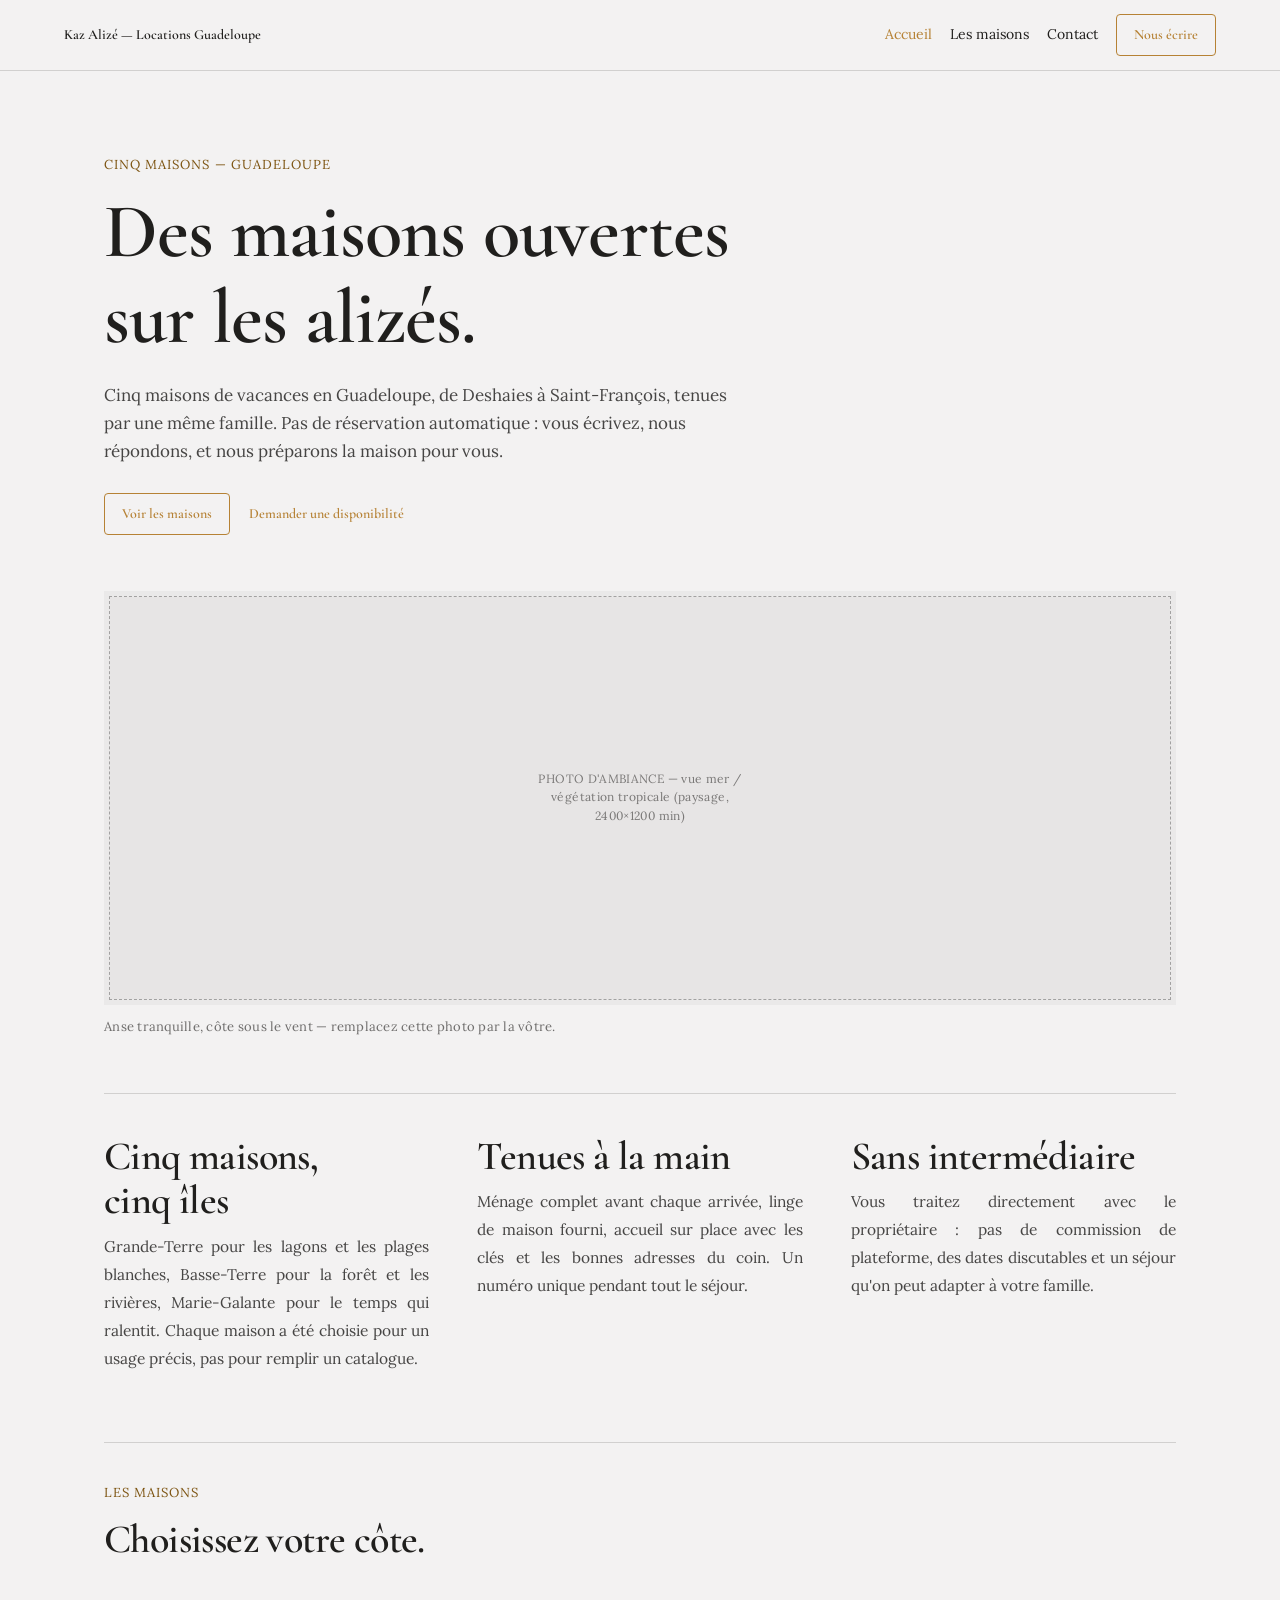
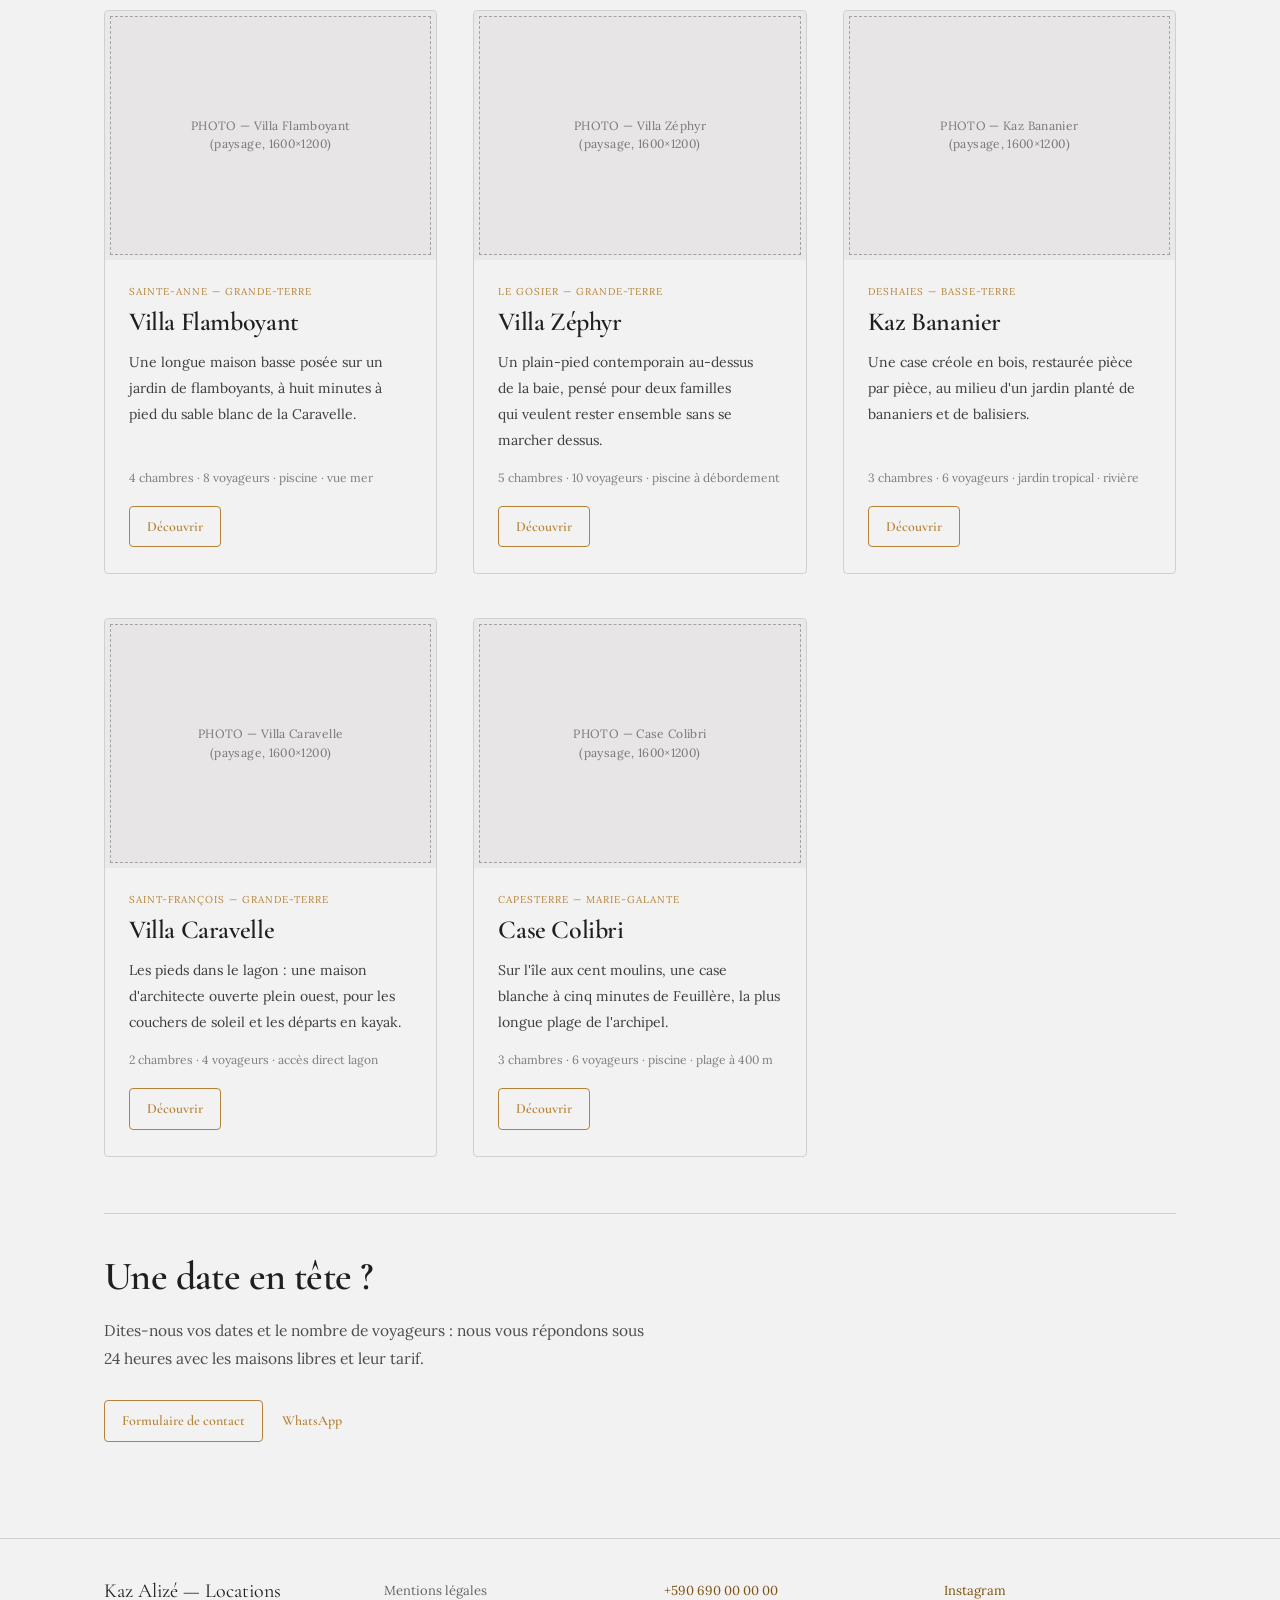
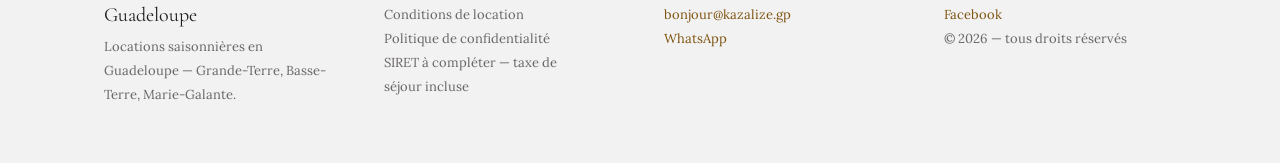
<file: livrables/site-web-location-maisons/site-statique/index.html>
<!DOCTYPE html>
<html lang="fr">
<head>
<meta charset="utf-8">
<meta name="viewport" content="width=device-width, initial-scale=1">
<title>Kaz Alizé — Locations Guadeloupe</title>
<meta name="description" content="Kaz Alizé — Locations Guadeloupe — cinq maisons de vacances en Guadeloupe, contact direct avec le propriétaire.">
<link rel="stylesheet" href="assets/style.css">
</head>
<body>

  <nav class="nav">
    <a class="nav-brand" href="index.html">Kaz Alizé — Locations Guadeloupe</a>
    <a href="index.html" aria-current="page">Accueil</a>
    <a href="index.html#maisons">Les maisons</a>
    <a href="contact.html">Contact</a>
    <a class="btn btn-primary" href="contact.html">Nous écrire</a>
  </nav>

  <section class="hero">
    <span class="kicker">Cinq maisons — Guadeloupe</span>
    <h1>Des maisons ouvertes<br>sur les alizés.</h1>
    <p class="lead">Cinq maisons de vacances en Guadeloupe, de Deshaies à Saint-François, tenues par une même famille. Pas de réservation automatique&nbsp;: vous écrivez, nous répondons, et nous préparons la maison pour vous.</p>
    <div class="cta-row">
      <a class="btn btn-primary" href="#maisons">Voir les maisons</a>
      <a class="btn btn-ghost" href="contact.html">Demander une disponibilité</a>
    </div>
  </section>

  <section class="section">
    <div class="photo-ph" style="aspect-ratio:2/1;"><span>PHOTO D'AMBIANCE — vue mer / végétation tropicale (paysage, 2400×1200 min)</span></div>
    <p class="caption">Anse tranquille, côte sous le vent — remplacez cette photo par la vôtre.</p>
  </section>

  <section class="section">
    <hr class="hr">
    <div class="features-grid">
      <div>
        <h2>Cinq maisons, cinq îles</h2>
        <p class="justify">Grande-Terre pour les lagons et les plages blanches, Basse-Terre pour la forêt et les rivières, Marie-Galante pour le temps qui ralentit. Chaque maison a été choisie pour un usage précis, pas pour remplir un catalogue.</p>
      </div>
      <div>
        <h2>Tenues à la main</h2>
        <p class="justify">Ménage complet avant chaque arrivée, linge de maison fourni, accueil sur place avec les clés et les bonnes adresses du coin. Un numéro unique pendant tout le séjour.</p>
      </div>
      <div>
        <h2>Sans intermédiaire</h2>
        <p class="justify">Vous traitez directement avec le propriétaire&nbsp;: pas de commission de plateforme, des dates discutables et un séjour qu'on peut adapter à votre famille.</p>
      </div>
    </div>
  </section>

  <section class="section" id="maisons">
    <hr class="hr">
    <span class="kicker">Les maisons</span>
    <h2 class="section-title">Choisissez votre côte.</h2>
    <div class="houses-grid">
      
        <article class="card house-card">
          <div class="photo-ph" style="aspect-ratio:4/3;"><span>PHOTO — Villa Flamboyant (paysage, 1600×1200)</span></div>
          <div class="house-card-body">
            <span class="card-kicker">Sainte-Anne — Grande-Terre</span>
            <h3 class="card-title">Villa Flamboyant</h3>
            <p class="card-body">Une longue maison basse posée sur un jardin de flamboyants, à huit minutes à pied du sable blanc de la Caravelle.</p>
            <p class="card-meta">4 chambres · 8 voyageurs · piscine · vue mer</p>
            <a class="btn btn-primary" href="maisons/flamboyant.html">Découvrir</a>
          </div>
        </article>

        <article class="card house-card">
          <div class="photo-ph" style="aspect-ratio:4/3;"><span>PHOTO — Villa Zéphyr (paysage, 1600×1200)</span></div>
          <div class="house-card-body">
            <span class="card-kicker">Le Gosier — Grande-Terre</span>
            <h3 class="card-title">Villa Zéphyr</h3>
            <p class="card-body">Un plain-pied contemporain au-dessus de la baie, pensé pour deux familles qui veulent rester ensemble sans se marcher dessus.</p>
            <p class="card-meta">5 chambres · 10 voyageurs · piscine à débordement</p>
            <a class="btn btn-primary" href="maisons/zephyr.html">Découvrir</a>
          </div>
        </article>

        <article class="card house-card">
          <div class="photo-ph" style="aspect-ratio:4/3;"><span>PHOTO — Kaz Bananier (paysage, 1600×1200)</span></div>
          <div class="house-card-body">
            <span class="card-kicker">Deshaies — Basse-Terre</span>
            <h3 class="card-title">Kaz Bananier</h3>
            <p class="card-body">Une case créole en bois, restaurée pièce par pièce, au milieu d'un jardin planté de bananiers et de balisiers.</p>
            <p class="card-meta">3 chambres · 6 voyageurs · jardin tropical · rivière</p>
            <a class="btn btn-primary" href="maisons/bananier.html">Découvrir</a>
          </div>
        </article>

        <article class="card house-card">
          <div class="photo-ph" style="aspect-ratio:4/3;"><span>PHOTO — Villa Caravelle (paysage, 1600×1200)</span></div>
          <div class="house-card-body">
            <span class="card-kicker">Saint-François — Grande-Terre</span>
            <h3 class="card-title">Villa Caravelle</h3>
            <p class="card-body">Les pieds dans le lagon : une maison d'architecte ouverte plein ouest, pour les couchers de soleil et les départs en kayak.</p>
            <p class="card-meta">2 chambres · 4 voyageurs · accès direct lagon</p>
            <a class="btn btn-primary" href="maisons/caravelle.html">Découvrir</a>
          </div>
        </article>

        <article class="card house-card">
          <div class="photo-ph" style="aspect-ratio:4/3;"><span>PHOTO — Case Colibri (paysage, 1600×1200)</span></div>
          <div class="house-card-body">
            <span class="card-kicker">Capesterre — Marie-Galante</span>
            <h3 class="card-title">Case Colibri</h3>
            <p class="card-body">Sur l'île aux cent moulins, une case blanche à cinq minutes de Feuillère, la plus longue plage de l'archipel.</p>
            <p class="card-meta">3 chambres · 6 voyageurs · piscine · plage à 400 m</p>
            <a class="btn btn-primary" href="maisons/colibri.html">Découvrir</a>
          </div>
        </article>
    </div>
  </section>

  <section class="section section-end">
    <hr class="hr">
    <h2>Une date en tête&nbsp;?</h2>
    <p class="lead-sm">Dites-nous vos dates et le nombre de voyageurs&nbsp;: nous vous répondons sous 24&nbsp;heures avec les maisons libres et leur tarif.</p>
    <div class="cta-row">
      <a class="btn btn-primary" href="contact.html">Formulaire de contact</a>
      <a class="btn btn-ghost" href="https://wa.me/590690000000">WhatsApp</a>
    </div>
  </section>

  <footer class="site-footer">
    <div class="footer-grid">
      <div>
        <p class="footer-brand">Kaz Alizé — Locations Guadeloupe</p>
        <p>Locations saisonnières en Guadeloupe — Grande-Terre, Basse-Terre, Marie-Galante.</p>
      </div>
      <div>
        <p>Mentions légales</p>
        <p>Conditions de location</p>
        <p>Politique de confidentialité</p>
        <p>SIRET à compléter — taxe de séjour incluse</p>
      </div>
      <div>
        <p><a href="tel:+590690000000">+590 690 00 00 00</a></p>
        <p><a href="mailto:bonjour@kazalize.gp">bonjour@kazalize.gp</a></p>
        <p><a href="https://wa.me/590690000000">WhatsApp</a></p>
      </div>
      <div>
        <p><a href="#">Instagram</a></p>
        <p><a href="#">Facebook</a></p>
        <p>© 2026 — tous droits réservés</p>
      </div>
    </div>
  </footer>
</body>
</html>
</file>
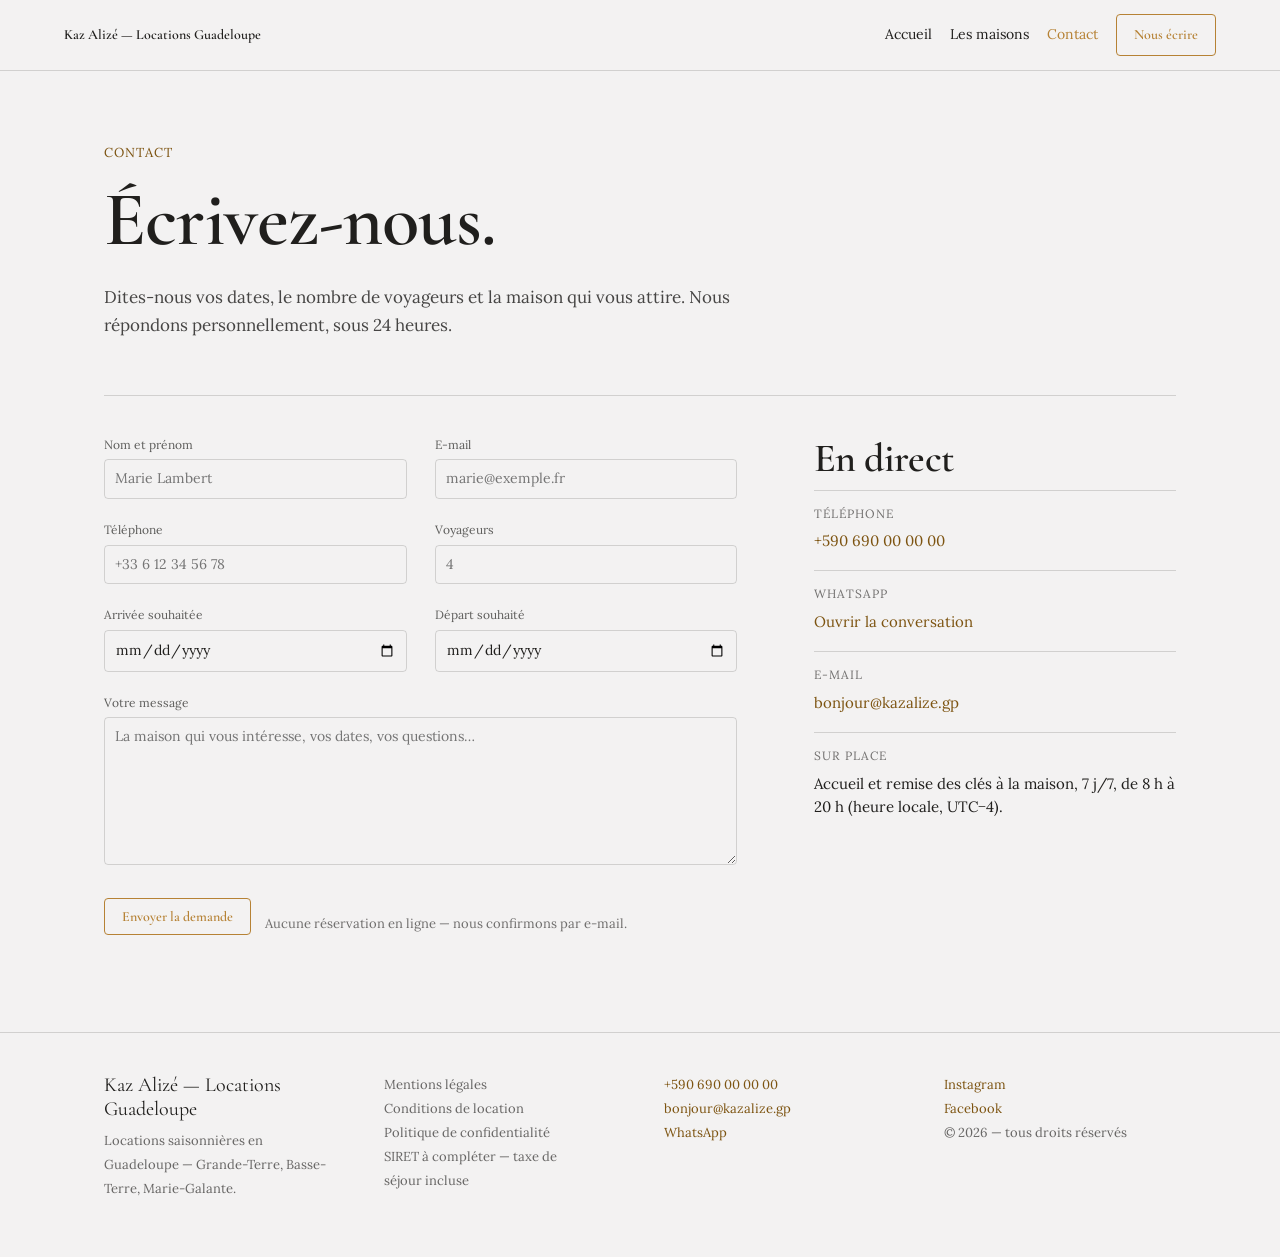
<file: livrables/site-web-location-maisons/site-statique/contact.html>
<!DOCTYPE html>
<html lang="fr">
<head>
<meta charset="utf-8">
<meta name="viewport" content="width=device-width, initial-scale=1">
<title>Contact — Kaz Alizé — Locations Guadeloupe</title>
<meta name="description" content="Kaz Alizé — Locations Guadeloupe — cinq maisons de vacances en Guadeloupe, contact direct avec le propriétaire.">
<link rel="stylesheet" href="assets/style.css">
</head>
<body>

  <nav class="nav">
    <a class="nav-brand" href="index.html">Kaz Alizé — Locations Guadeloupe</a>
    <a href="index.html">Accueil</a>
    <a href="index.html#maisons">Les maisons</a>
    <a href="contact.html" aria-current="page">Contact</a>
    <a class="btn btn-primary" href="contact.html">Nous écrire</a>
  </nav>

  <section class="section section-top">
    <span class="kicker">Contact</span>
    <h1>Écrivez-nous.</h1>
    <p class="lead">Dites-nous vos dates, le nombre de voyageurs et la maison qui vous attire. Nous répondons personnellement, sous 24&nbsp;heures.</p>
  </section>

  <section class="section section-end">
    <hr class="hr">
    <div class="contact-grid">
      <div>
        <div id="contact-success" class="card" style="padding:32px; display:none;">
          <h2>Message prêt.</h2>
          <p>Votre messagerie va s'ouvrir avec votre demande pré-remplie. Il ne reste qu'à cliquer sur envoyer.</p>
        </div>
        <form id="contact-form">
          <div class="form-grid">
            <div class="field">
              <label for="kz-nom">Nom et prénom</label>
              <input class="input" id="kz-nom" name="nom" type="text" required placeholder="Marie Lambert">
            </div>
            <div class="field">
              <label for="kz-email">E-mail</label>
              <input class="input" id="kz-email" name="email" type="email" required placeholder="marie@exemple.fr">
            </div>
            <div class="field">
              <label for="kz-tel">Téléphone</label>
              <input class="input" id="kz-tel" name="tel" type="tel" placeholder="+33 6 12 34 56 78">
            </div>
            <div class="field">
              <label for="kz-pers">Voyageurs</label>
              <input class="input" id="kz-pers" name="pers" type="number" min="1" max="20" placeholder="4">
            </div>
            <div class="field">
              <label for="kz-arr">Arrivée souhaitée</label>
              <input class="input" id="kz-arr" name="arrivee" type="date">
            </div>
            <div class="field">
              <label for="kz-dep">Départ souhaité</label>
              <input class="input" id="kz-dep" name="depart" type="date">
            </div>
          </div>
          <div class="field" style="margin-top:22px;">
            <label for="kz-msg">Votre message</label>
            <textarea class="input" id="kz-msg" name="message" rows="6" placeholder="La maison qui vous intéresse, vos dates, vos questions…"></textarea>
          </div>
          <div class="cta-row" style="align-items:center; margin-top:26px;">
            <button type="submit" class="btn btn-primary">Envoyer la demande</button>
            <span class="fine-print">Aucune réservation en ligne — nous confirmons par e-mail.</span>
          </div>
        </form>
      </div>

      <aside>
        <h2>En direct</h2>
        <div class="contact-list">
          <div class="contact-item">
            <p class="contact-label">Téléphone</p>
            <a href="tel:+590690000000">+590 690 00 00 00</a>
          </div>
          <div class="contact-item">
            <p class="contact-label">WhatsApp</p>
            <a href="https://wa.me/590690000000">Ouvrir la conversation</a>
          </div>
          <div class="contact-item">
            <p class="contact-label">E-mail</p>
            <a href="mailto:bonjour@kazalize.gp">bonjour@kazalize.gp</a>
          </div>
          <div class="contact-item">
            <p class="contact-label">Sur place</p>
            <p>Accueil et remise des clés à la maison, 7&nbsp;j/7, de 8&nbsp;h à 20&nbsp;h (heure locale, UTC−4).</p>
          </div>
        </div>
      </aside>
    </div>
  </section>

  <script src="assets/contact.js"></script>

  <footer class="site-footer">
    <div class="footer-grid">
      <div>
        <p class="footer-brand">Kaz Alizé — Locations Guadeloupe</p>
        <p>Locations saisonnières en Guadeloupe — Grande-Terre, Basse-Terre, Marie-Galante.</p>
      </div>
      <div>
        <p>Mentions légales</p>
        <p>Conditions de location</p>
        <p>Politique de confidentialité</p>
        <p>SIRET à compléter — taxe de séjour incluse</p>
      </div>
      <div>
        <p><a href="tel:+590690000000">+590 690 00 00 00</a></p>
        <p><a href="mailto:bonjour@kazalize.gp">bonjour@kazalize.gp</a></p>
        <p><a href="https://wa.me/590690000000">WhatsApp</a></p>
      </div>
      <div>
        <p><a href="#">Instagram</a></p>
        <p><a href="#">Facebook</a></p>
        <p>© 2026 — tous droits réservés</p>
      </div>
    </div>
  </footer>
</body>
</html>
</file>
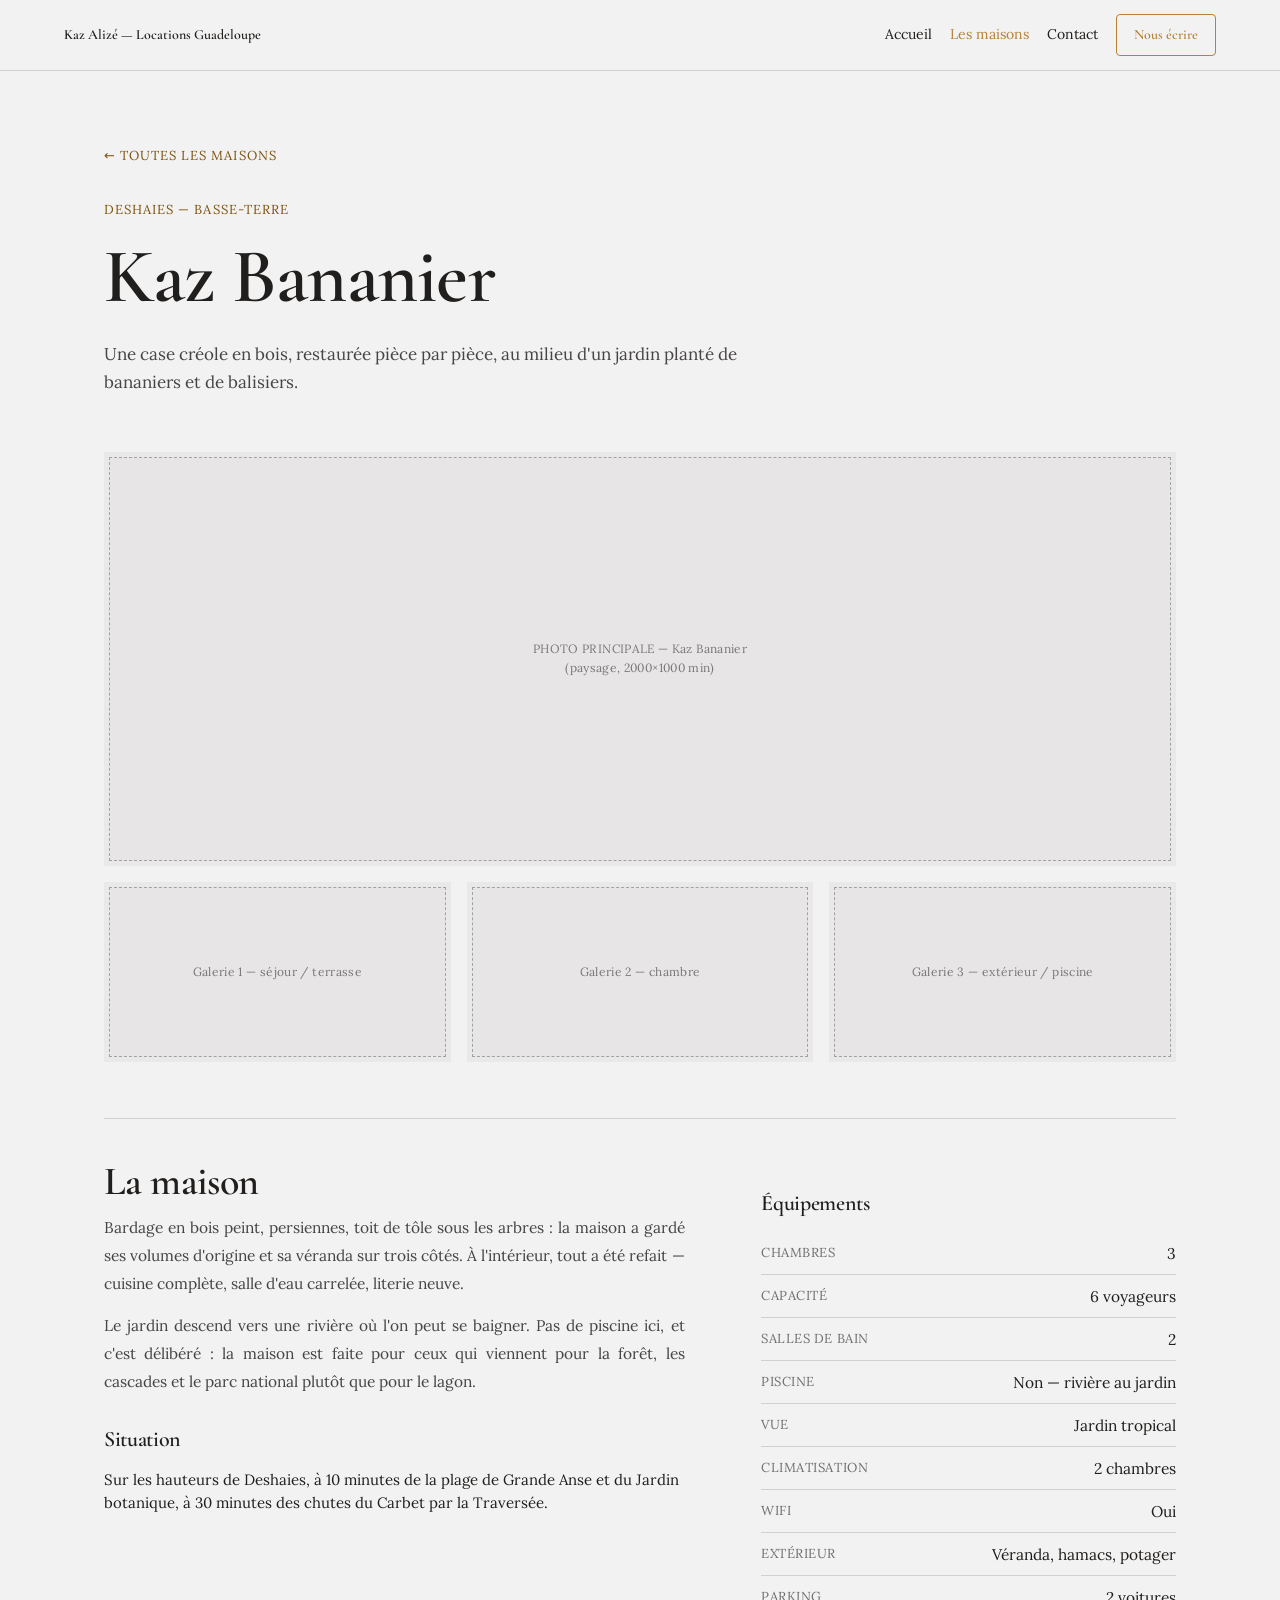
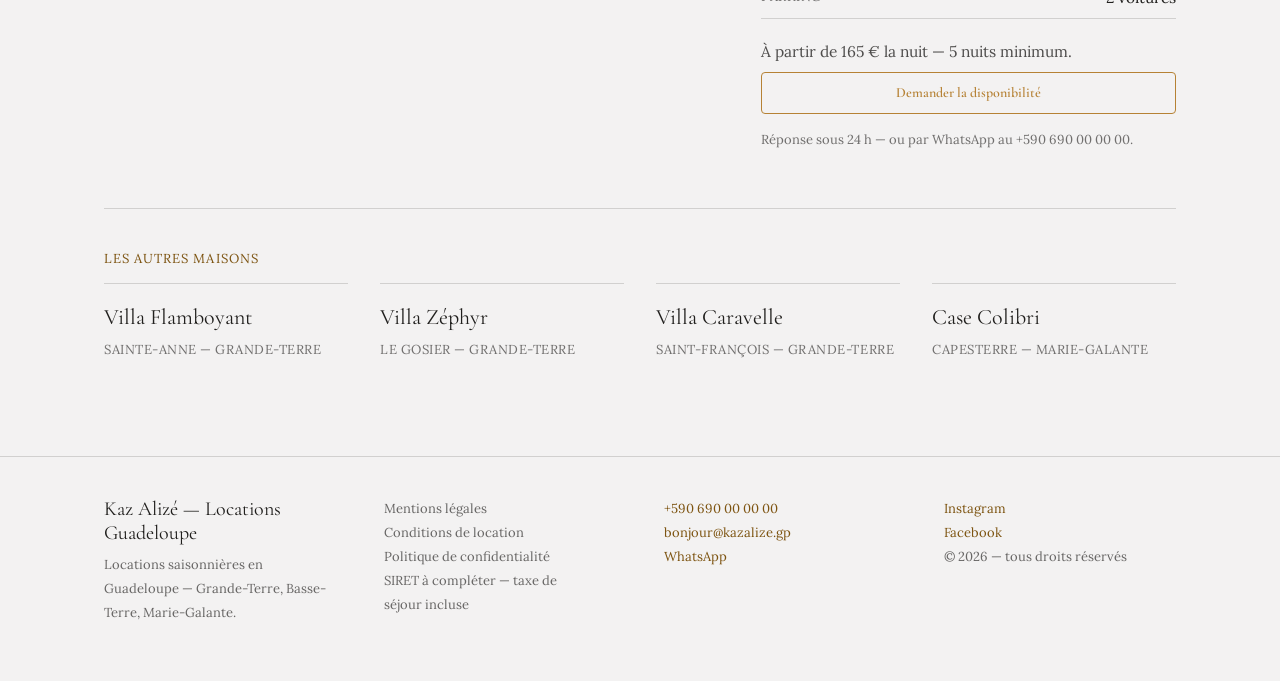
<file: livrables/site-web-location-maisons/site-statique/maisons/bananier.html>
<!DOCTYPE html>
<html lang="fr">
<head>
<meta charset="utf-8">
<meta name="viewport" content="width=device-width, initial-scale=1">
<title>Kaz Bananier — Kaz Alizé — Locations Guadeloupe</title>
<meta name="description" content="Kaz Alizé — Locations Guadeloupe — cinq maisons de vacances en Guadeloupe, contact direct avec le propriétaire.">
<link rel="stylesheet" href="../assets/style.css">
</head>
<body>

  <nav class="nav">
    <a class="nav-brand" href="../index.html">Kaz Alizé — Locations Guadeloupe</a>
    <a href="../index.html">Accueil</a>
    <a href="../index.html#maisons" aria-current="page">Les maisons</a>
    <a href="../contact.html">Contact</a>
    <a class="btn btn-primary" href="../contact.html">Nous écrire</a>
  </nav>

  <section class="section section-top">
    <a class="back-link" href="../index.html#maisons">← Toutes les maisons</a>
    <span class="kicker kicker-tight">Deshaies — Basse-Terre</span>
    <h1>Kaz Bananier</h1>
    <p class="lead">Une case créole en bois, restaurée pièce par pièce, au milieu d'un jardin planté de bananiers et de balisiers.</p>
  </section>

  <section class="section">
    <div class="photo-ph" style="aspect-ratio:2/1;"><span>PHOTO PRINCIPALE — Kaz Bananier (paysage, 2000×1000 min)</span></div>
    <div class="gallery-grid">
      <div class="photo-ph" style="aspect-ratio:4/3;"><span>Galerie 1 — séjour / terrasse</span></div>
      <div class="photo-ph" style="aspect-ratio:4/3;"><span>Galerie 2 — chambre</span></div>
      <div class="photo-ph" style="aspect-ratio:4/3;"><span>Galerie 3 — extérieur / piscine</span></div>
    </div>
  </section>

  <section class="section">
    <hr class="hr">
    <div class="house-detail-grid">
      <div>
        <h2>La maison</h2>
        <p class="justify">Bardage en bois peint, persiennes, toit de tôle sous les arbres : la maison a gardé ses volumes d'origine et sa véranda sur trois côtés. À l'intérieur, tout a été refait — cuisine complète, salle d'eau carrelée, literie neuve.</p>
        <p class="justify">Le jardin descend vers une rivière où l'on peut se baigner. Pas de piscine ici, et c'est délibéré : la maison est faite pour ceux qui viennent pour la forêt, les cascades et le parc national plutôt que pour le lagon.</p>
        <h3 class="sub">Situation</h3>
        <p>Sur les hauteurs de Deshaies, à 10 minutes de la plage de Grande Anse et du Jardin botanique, à 30 minutes des chutes du Carbet par la Traversée.</p>
      </div>
      <aside>
        <h3 class="sub">Équipements</h3>
        
          <table class="table">
            <tbody>
              <tr><td class="spec-label">Chambres</td><td class="spec-value">3</td></tr>
              <tr><td class="spec-label">Capacité</td><td class="spec-value">6 voyageurs</td></tr>
              <tr><td class="spec-label">Salles de bain</td><td class="spec-value">2</td></tr>
              <tr><td class="spec-label">Piscine</td><td class="spec-value">Non — rivière au jardin</td></tr>
              <tr><td class="spec-label">Vue</td><td class="spec-value">Jardin tropical</td></tr>
              <tr><td class="spec-label">Climatisation</td><td class="spec-value">2 chambres</td></tr>
              <tr><td class="spec-label">Wifi</td><td class="spec-value">Oui</td></tr>
              <tr><td class="spec-label">Extérieur</td><td class="spec-value">Véranda, hamacs, potager</td></tr>
              <tr><td class="spec-label">Parking</td><td class="spec-value">2 voitures</td></tr>
            </tbody>
          </table>
        <p class="price">À partir de 165 € la nuit — 5 nuits minimum.</p>
        <a class="btn btn-primary btn-block" href="../contact.html?maison=Kaz%20Bananier">Demander la disponibilité</a>
        <p class="fine-print">Réponse sous 24&nbsp;h — ou par WhatsApp au +590 690 00 00 00.</p>
      </aside>
    </div>
  </section>

  <section class="section section-end">
    <hr class="hr">
    <span class="kicker">Les autres maisons</span>
    <div class="others-grid">
      
      <div class="other-house">
        <a href="flamboyant.html">Villa Flamboyant</a>
        <p>Sainte-Anne — Grande-Terre</p>
      </div>
      <div class="other-house">
        <a href="zephyr.html">Villa Zéphyr</a>
        <p>Le Gosier — Grande-Terre</p>
      </div>
      <div class="other-house">
        <a href="caravelle.html">Villa Caravelle</a>
        <p>Saint-François — Grande-Terre</p>
      </div>
      <div class="other-house">
        <a href="colibri.html">Case Colibri</a>
        <p>Capesterre — Marie-Galante</p>
      </div>
    </div>
  </section>

  <footer class="site-footer">
    <div class="footer-grid">
      <div>
        <p class="footer-brand">Kaz Alizé — Locations Guadeloupe</p>
        <p>Locations saisonnières en Guadeloupe — Grande-Terre, Basse-Terre, Marie-Galante.</p>
      </div>
      <div>
        <p>Mentions légales</p>
        <p>Conditions de location</p>
        <p>Politique de confidentialité</p>
        <p>SIRET à compléter — taxe de séjour incluse</p>
      </div>
      <div>
        <p><a href="tel:+590690000000">+590 690 00 00 00</a></p>
        <p><a href="mailto:bonjour@kazalize.gp">bonjour@kazalize.gp</a></p>
        <p><a href="https://wa.me/590690000000">WhatsApp</a></p>
      </div>
      <div>
        <p><a href="#">Instagram</a></p>
        <p><a href="#">Facebook</a></p>
        <p>© 2026 — tous droits réservés</p>
      </div>
    </div>
  </footer>
</body>
</html>
</file>
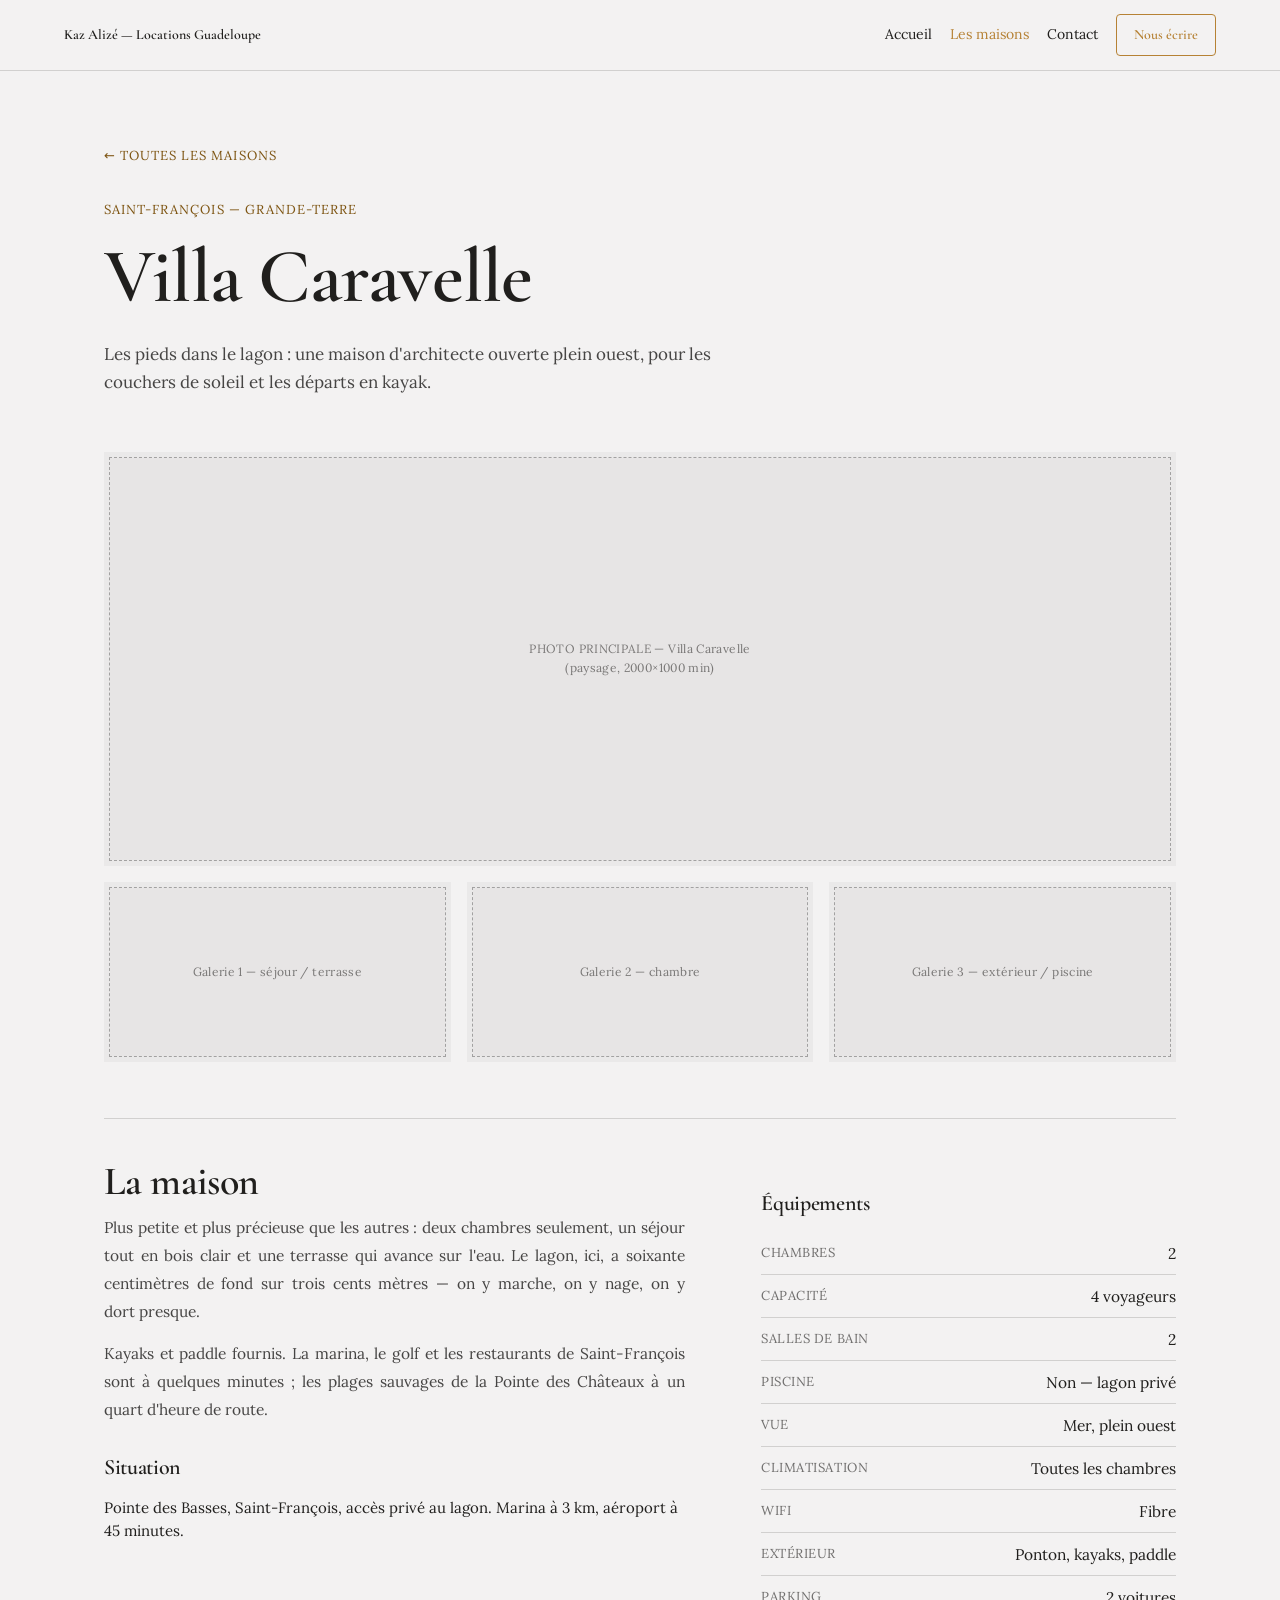
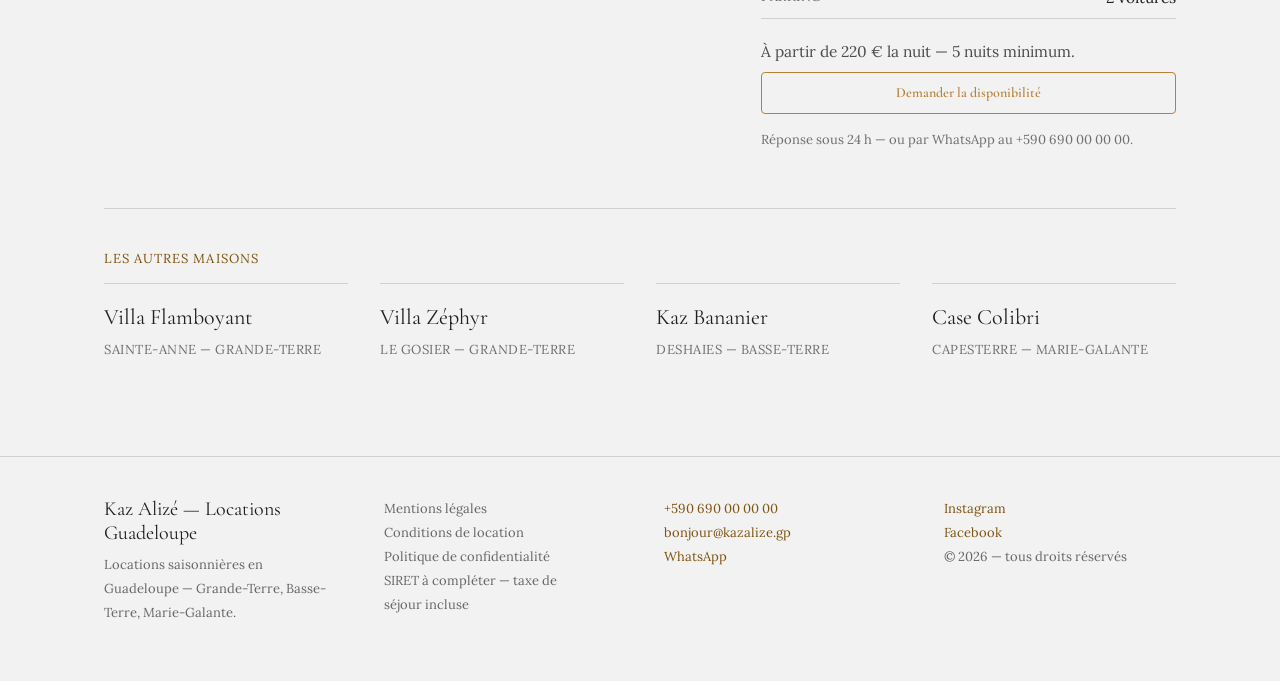
<file: livrables/site-web-location-maisons/site-statique/maisons/caravelle.html>
<!DOCTYPE html>
<html lang="fr">
<head>
<meta charset="utf-8">
<meta name="viewport" content="width=device-width, initial-scale=1">
<title>Villa Caravelle — Kaz Alizé — Locations Guadeloupe</title>
<meta name="description" content="Kaz Alizé — Locations Guadeloupe — cinq maisons de vacances en Guadeloupe, contact direct avec le propriétaire.">
<link rel="stylesheet" href="../assets/style.css">
</head>
<body>

  <nav class="nav">
    <a class="nav-brand" href="../index.html">Kaz Alizé — Locations Guadeloupe</a>
    <a href="../index.html">Accueil</a>
    <a href="../index.html#maisons" aria-current="page">Les maisons</a>
    <a href="../contact.html">Contact</a>
    <a class="btn btn-primary" href="../contact.html">Nous écrire</a>
  </nav>

  <section class="section section-top">
    <a class="back-link" href="../index.html#maisons">← Toutes les maisons</a>
    <span class="kicker kicker-tight">Saint-François — Grande-Terre</span>
    <h1>Villa Caravelle</h1>
    <p class="lead">Les pieds dans le lagon : une maison d'architecte ouverte plein ouest, pour les couchers de soleil et les départs en kayak.</p>
  </section>

  <section class="section">
    <div class="photo-ph" style="aspect-ratio:2/1;"><span>PHOTO PRINCIPALE — Villa Caravelle (paysage, 2000×1000 min)</span></div>
    <div class="gallery-grid">
      <div class="photo-ph" style="aspect-ratio:4/3;"><span>Galerie 1 — séjour / terrasse</span></div>
      <div class="photo-ph" style="aspect-ratio:4/3;"><span>Galerie 2 — chambre</span></div>
      <div class="photo-ph" style="aspect-ratio:4/3;"><span>Galerie 3 — extérieur / piscine</span></div>
    </div>
  </section>

  <section class="section">
    <hr class="hr">
    <div class="house-detail-grid">
      <div>
        <h2>La maison</h2>
        <p class="justify">Plus petite et plus précieuse que les autres : deux chambres seulement, un séjour tout en bois clair et une terrasse qui avance sur l'eau. Le lagon, ici, a soixante centimètres de fond sur trois cents mètres — on y marche, on y nage, on y dort presque.</p>
        <p class="justify">Kayaks et paddle fournis. La marina, le golf et les restaurants de Saint-François sont à quelques minutes ; les plages sauvages de la Pointe des Châteaux à un quart d'heure de route.</p>
        <h3 class="sub">Situation</h3>
        <p>Pointe des Basses, Saint-François, accès privé au lagon. Marina à 3 km, aéroport à 45 minutes.</p>
      </div>
      <aside>
        <h3 class="sub">Équipements</h3>
        
          <table class="table">
            <tbody>
              <tr><td class="spec-label">Chambres</td><td class="spec-value">2</td></tr>
              <tr><td class="spec-label">Capacité</td><td class="spec-value">4 voyageurs</td></tr>
              <tr><td class="spec-label">Salles de bain</td><td class="spec-value">2</td></tr>
              <tr><td class="spec-label">Piscine</td><td class="spec-value">Non — lagon privé</td></tr>
              <tr><td class="spec-label">Vue</td><td class="spec-value">Mer, plein ouest</td></tr>
              <tr><td class="spec-label">Climatisation</td><td class="spec-value">Toutes les chambres</td></tr>
              <tr><td class="spec-label">Wifi</td><td class="spec-value">Fibre</td></tr>
              <tr><td class="spec-label">Extérieur</td><td class="spec-value">Ponton, kayaks, paddle</td></tr>
              <tr><td class="spec-label">Parking</td><td class="spec-value">2 voitures</td></tr>
            </tbody>
          </table>
        <p class="price">À partir de 220 € la nuit — 5 nuits minimum.</p>
        <a class="btn btn-primary btn-block" href="../contact.html?maison=Villa%20Caravelle">Demander la disponibilité</a>
        <p class="fine-print">Réponse sous 24&nbsp;h — ou par WhatsApp au +590 690 00 00 00.</p>
      </aside>
    </div>
  </section>

  <section class="section section-end">
    <hr class="hr">
    <span class="kicker">Les autres maisons</span>
    <div class="others-grid">
      
      <div class="other-house">
        <a href="flamboyant.html">Villa Flamboyant</a>
        <p>Sainte-Anne — Grande-Terre</p>
      </div>
      <div class="other-house">
        <a href="zephyr.html">Villa Zéphyr</a>
        <p>Le Gosier — Grande-Terre</p>
      </div>
      <div class="other-house">
        <a href="bananier.html">Kaz Bananier</a>
        <p>Deshaies — Basse-Terre</p>
      </div>
      <div class="other-house">
        <a href="colibri.html">Case Colibri</a>
        <p>Capesterre — Marie-Galante</p>
      </div>
    </div>
  </section>

  <footer class="site-footer">
    <div class="footer-grid">
      <div>
        <p class="footer-brand">Kaz Alizé — Locations Guadeloupe</p>
        <p>Locations saisonnières en Guadeloupe — Grande-Terre, Basse-Terre, Marie-Galante.</p>
      </div>
      <div>
        <p>Mentions légales</p>
        <p>Conditions de location</p>
        <p>Politique de confidentialité</p>
        <p>SIRET à compléter — taxe de séjour incluse</p>
      </div>
      <div>
        <p><a href="tel:+590690000000">+590 690 00 00 00</a></p>
        <p><a href="mailto:bonjour@kazalize.gp">bonjour@kazalize.gp</a></p>
        <p><a href="https://wa.me/590690000000">WhatsApp</a></p>
      </div>
      <div>
        <p><a href="#">Instagram</a></p>
        <p><a href="#">Facebook</a></p>
        <p>© 2026 — tous droits réservés</p>
      </div>
    </div>
  </footer>
</body>
</html>
</file>
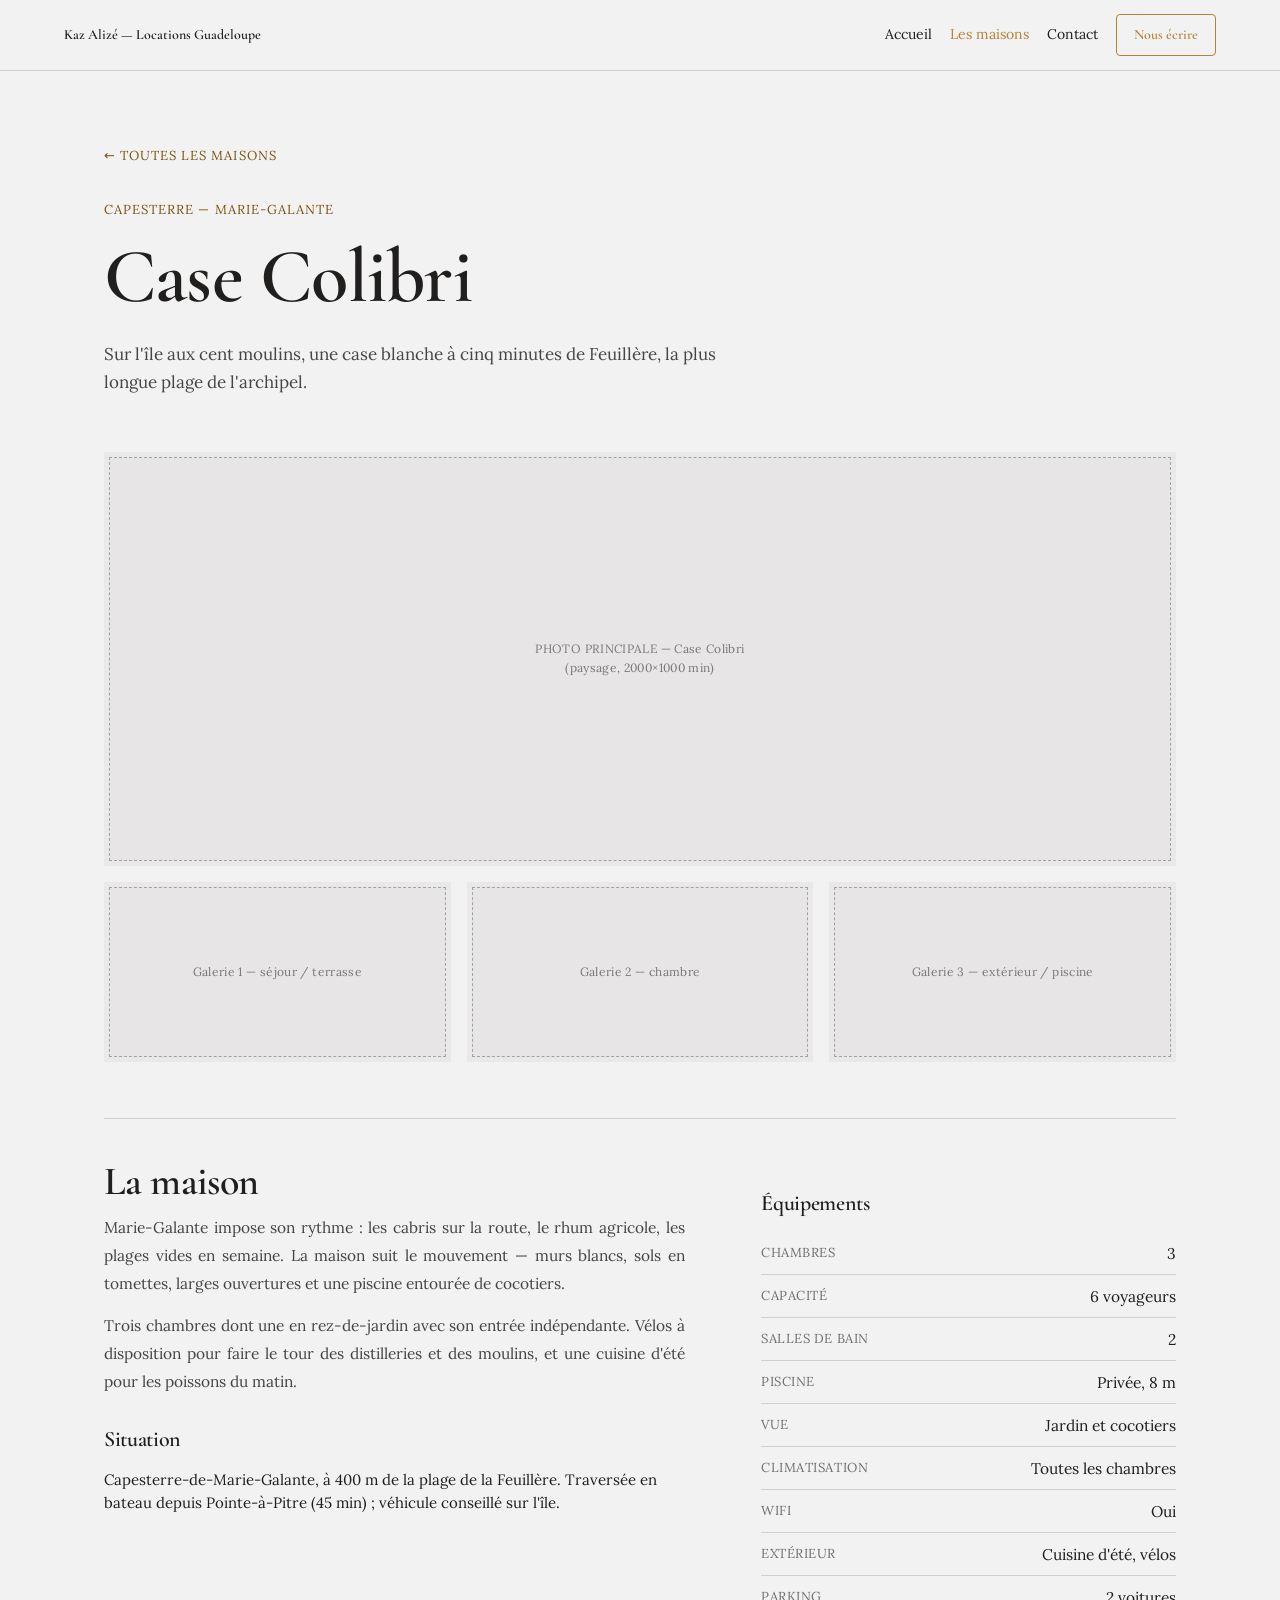
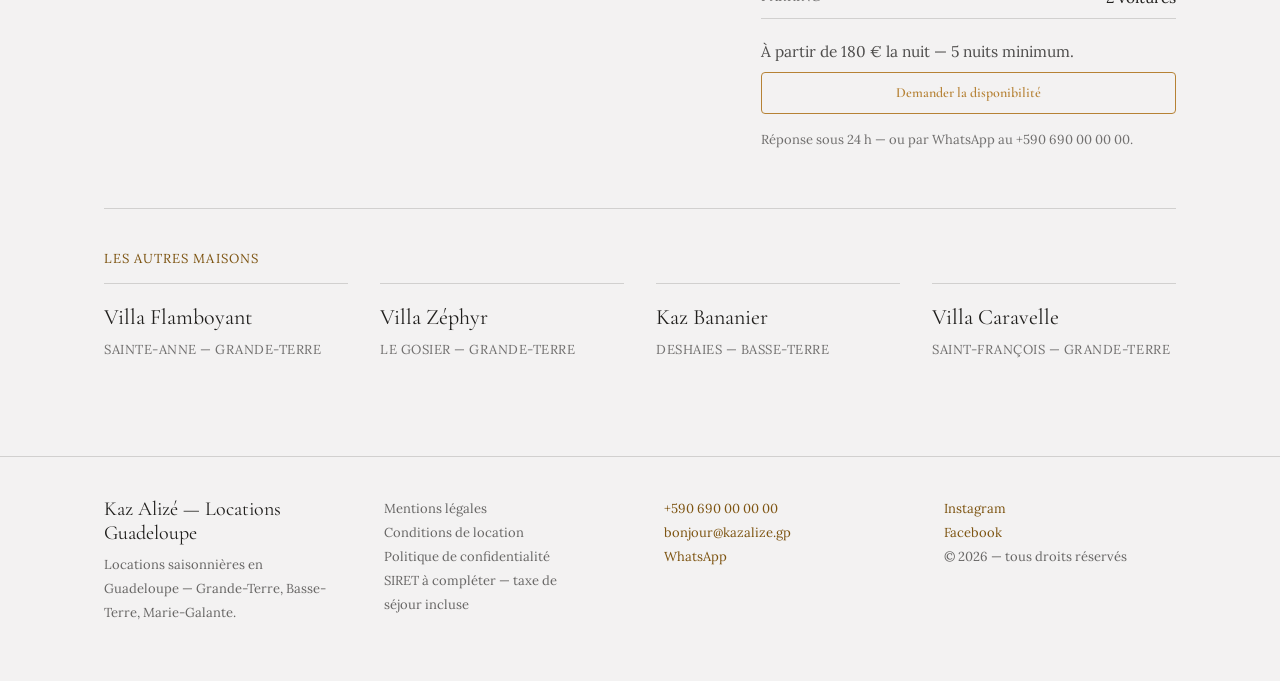
<file: livrables/site-web-location-maisons/site-statique/maisons/colibri.html>
<!DOCTYPE html>
<html lang="fr">
<head>
<meta charset="utf-8">
<meta name="viewport" content="width=device-width, initial-scale=1">
<title>Case Colibri — Kaz Alizé — Locations Guadeloupe</title>
<meta name="description" content="Kaz Alizé — Locations Guadeloupe — cinq maisons de vacances en Guadeloupe, contact direct avec le propriétaire.">
<link rel="stylesheet" href="../assets/style.css">
</head>
<body>

  <nav class="nav">
    <a class="nav-brand" href="../index.html">Kaz Alizé — Locations Guadeloupe</a>
    <a href="../index.html">Accueil</a>
    <a href="../index.html#maisons" aria-current="page">Les maisons</a>
    <a href="../contact.html">Contact</a>
    <a class="btn btn-primary" href="../contact.html">Nous écrire</a>
  </nav>

  <section class="section section-top">
    <a class="back-link" href="../index.html#maisons">← Toutes les maisons</a>
    <span class="kicker kicker-tight">Capesterre — Marie-Galante</span>
    <h1>Case Colibri</h1>
    <p class="lead">Sur l'île aux cent moulins, une case blanche à cinq minutes de Feuillère, la plus longue plage de l'archipel.</p>
  </section>

  <section class="section">
    <div class="photo-ph" style="aspect-ratio:2/1;"><span>PHOTO PRINCIPALE — Case Colibri (paysage, 2000×1000 min)</span></div>
    <div class="gallery-grid">
      <div class="photo-ph" style="aspect-ratio:4/3;"><span>Galerie 1 — séjour / terrasse</span></div>
      <div class="photo-ph" style="aspect-ratio:4/3;"><span>Galerie 2 — chambre</span></div>
      <div class="photo-ph" style="aspect-ratio:4/3;"><span>Galerie 3 — extérieur / piscine</span></div>
    </div>
  </section>

  <section class="section">
    <hr class="hr">
    <div class="house-detail-grid">
      <div>
        <h2>La maison</h2>
        <p class="justify">Marie-Galante impose son rythme : les cabris sur la route, le rhum agricole, les plages vides en semaine. La maison suit le mouvement — murs blancs, sols en tomettes, larges ouvertures et une piscine entourée de cocotiers.</p>
        <p class="justify">Trois chambres dont une en rez-de-jardin avec son entrée indépendante. Vélos à disposition pour faire le tour des distilleries et des moulins, et une cuisine d'été pour les poissons du matin.</p>
        <h3 class="sub">Situation</h3>
        <p>Capesterre-de-Marie-Galante, à 400 m de la plage de la Feuillère. Traversée en bateau depuis Pointe-à-Pitre (45 min) ; véhicule conseillé sur l'île.</p>
      </div>
      <aside>
        <h3 class="sub">Équipements</h3>
        
          <table class="table">
            <tbody>
              <tr><td class="spec-label">Chambres</td><td class="spec-value">3</td></tr>
              <tr><td class="spec-label">Capacité</td><td class="spec-value">6 voyageurs</td></tr>
              <tr><td class="spec-label">Salles de bain</td><td class="spec-value">2</td></tr>
              <tr><td class="spec-label">Piscine</td><td class="spec-value">Privée, 8 m</td></tr>
              <tr><td class="spec-label">Vue</td><td class="spec-value">Jardin et cocotiers</td></tr>
              <tr><td class="spec-label">Climatisation</td><td class="spec-value">Toutes les chambres</td></tr>
              <tr><td class="spec-label">Wifi</td><td class="spec-value">Oui</td></tr>
              <tr><td class="spec-label">Extérieur</td><td class="spec-value">Cuisine d'été, vélos</td></tr>
              <tr><td class="spec-label">Parking</td><td class="spec-value">2 voitures</td></tr>
            </tbody>
          </table>
        <p class="price">À partir de 180 € la nuit — 5 nuits minimum.</p>
        <a class="btn btn-primary btn-block" href="../contact.html?maison=Case%20Colibri">Demander la disponibilité</a>
        <p class="fine-print">Réponse sous 24&nbsp;h — ou par WhatsApp au +590 690 00 00 00.</p>
      </aside>
    </div>
  </section>

  <section class="section section-end">
    <hr class="hr">
    <span class="kicker">Les autres maisons</span>
    <div class="others-grid">
      
      <div class="other-house">
        <a href="flamboyant.html">Villa Flamboyant</a>
        <p>Sainte-Anne — Grande-Terre</p>
      </div>
      <div class="other-house">
        <a href="zephyr.html">Villa Zéphyr</a>
        <p>Le Gosier — Grande-Terre</p>
      </div>
      <div class="other-house">
        <a href="bananier.html">Kaz Bananier</a>
        <p>Deshaies — Basse-Terre</p>
      </div>
      <div class="other-house">
        <a href="caravelle.html">Villa Caravelle</a>
        <p>Saint-François — Grande-Terre</p>
      </div>
    </div>
  </section>

  <footer class="site-footer">
    <div class="footer-grid">
      <div>
        <p class="footer-brand">Kaz Alizé — Locations Guadeloupe</p>
        <p>Locations saisonnières en Guadeloupe — Grande-Terre, Basse-Terre, Marie-Galante.</p>
      </div>
      <div>
        <p>Mentions légales</p>
        <p>Conditions de location</p>
        <p>Politique de confidentialité</p>
        <p>SIRET à compléter — taxe de séjour incluse</p>
      </div>
      <div>
        <p><a href="tel:+590690000000">+590 690 00 00 00</a></p>
        <p><a href="mailto:bonjour@kazalize.gp">bonjour@kazalize.gp</a></p>
        <p><a href="https://wa.me/590690000000">WhatsApp</a></p>
      </div>
      <div>
        <p><a href="#">Instagram</a></p>
        <p><a href="#">Facebook</a></p>
        <p>© 2026 — tous droits réservés</p>
      </div>
    </div>
  </footer>
</body>
</html>
</file>
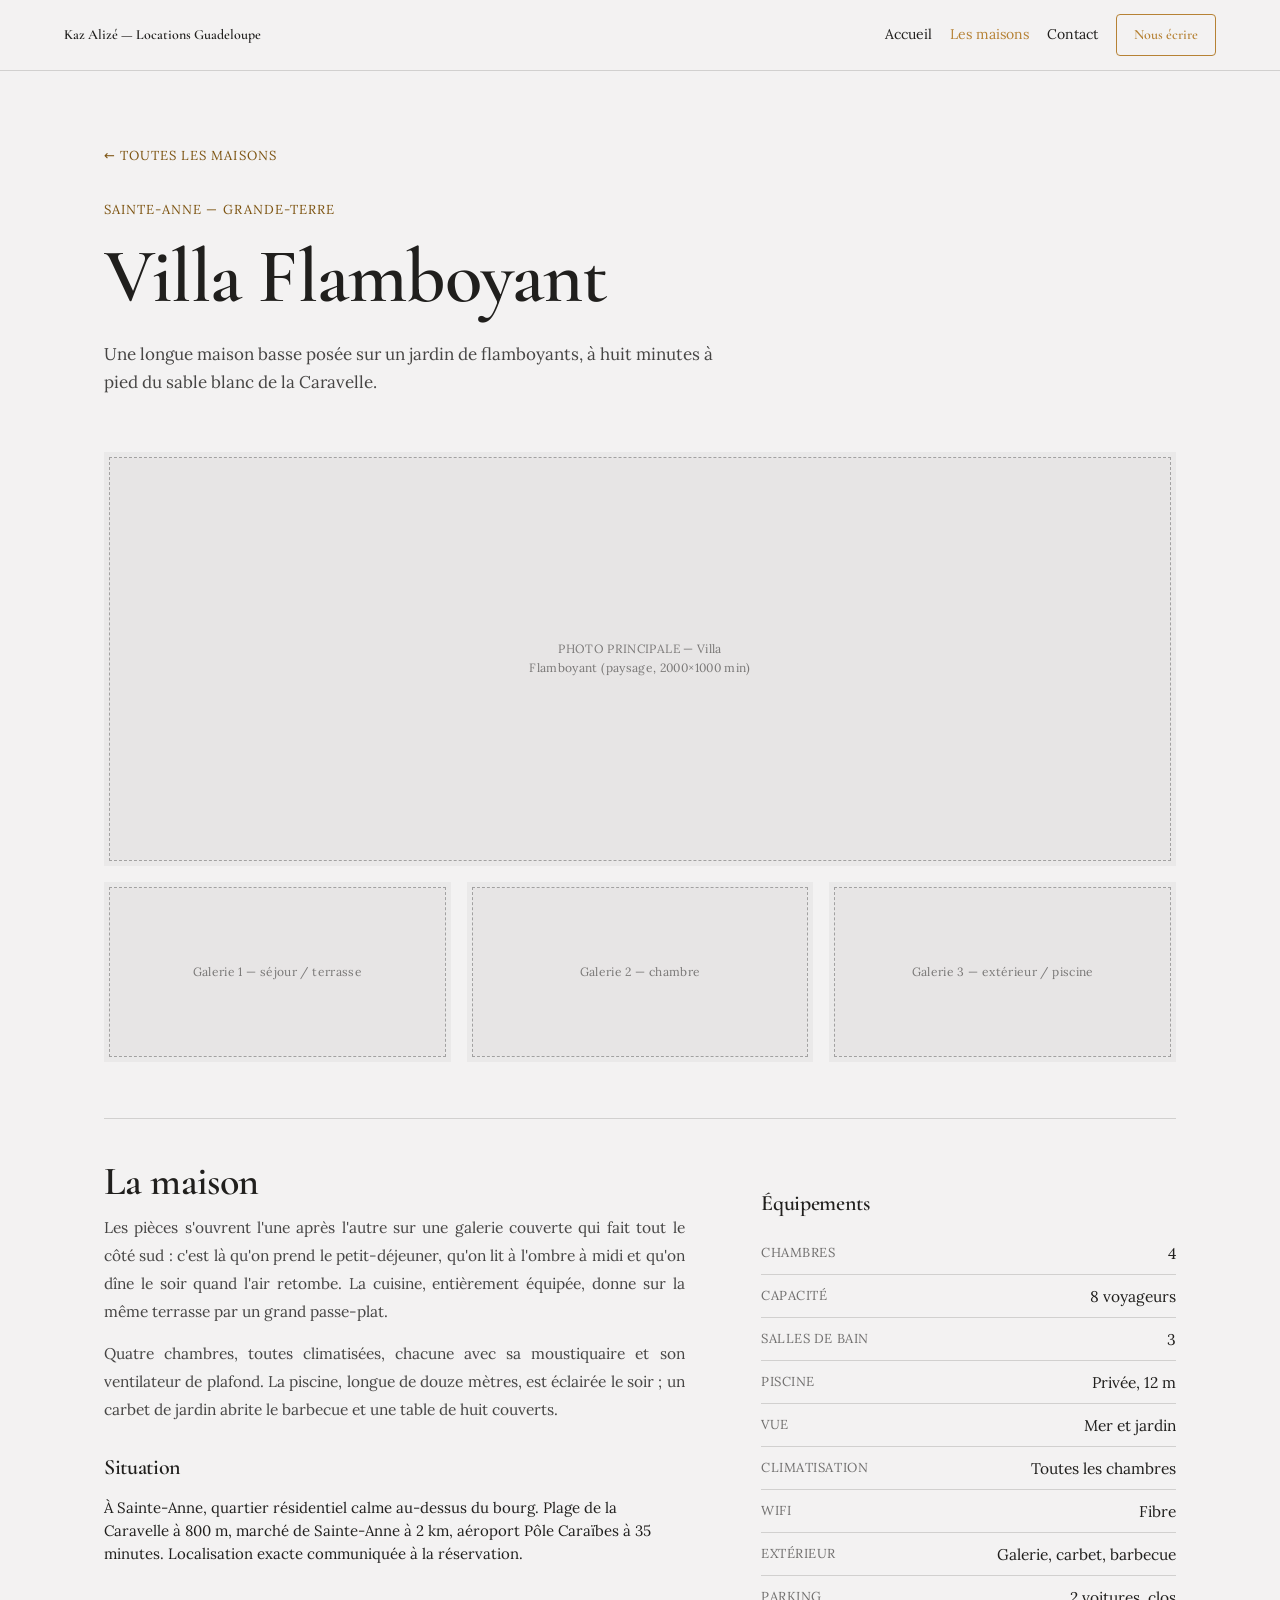
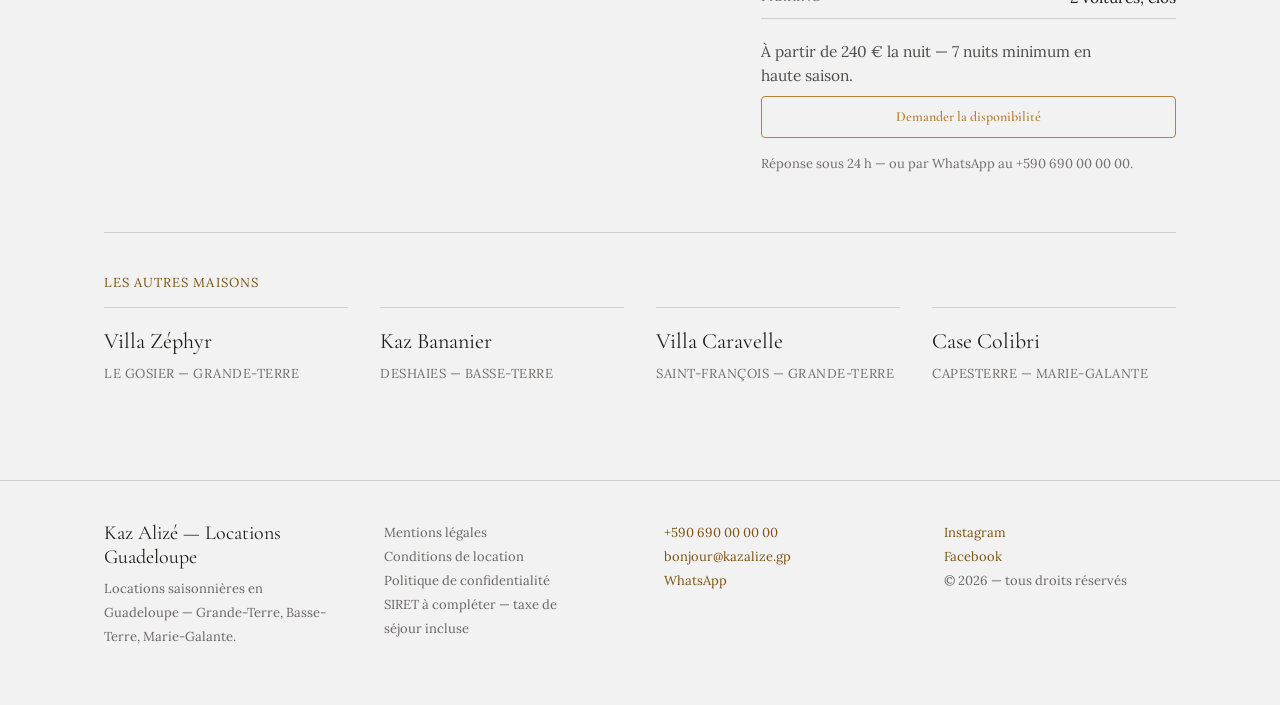
<file: livrables/site-web-location-maisons/site-statique/maisons/flamboyant.html>
<!DOCTYPE html>
<html lang="fr">
<head>
<meta charset="utf-8">
<meta name="viewport" content="width=device-width, initial-scale=1">
<title>Villa Flamboyant — Kaz Alizé — Locations Guadeloupe</title>
<meta name="description" content="Kaz Alizé — Locations Guadeloupe — cinq maisons de vacances en Guadeloupe, contact direct avec le propriétaire.">
<link rel="stylesheet" href="../assets/style.css">
</head>
<body>

  <nav class="nav">
    <a class="nav-brand" href="../index.html">Kaz Alizé — Locations Guadeloupe</a>
    <a href="../index.html">Accueil</a>
    <a href="../index.html#maisons" aria-current="page">Les maisons</a>
    <a href="../contact.html">Contact</a>
    <a class="btn btn-primary" href="../contact.html">Nous écrire</a>
  </nav>

  <section class="section section-top">
    <a class="back-link" href="../index.html#maisons">← Toutes les maisons</a>
    <span class="kicker kicker-tight">Sainte-Anne — Grande-Terre</span>
    <h1>Villa Flamboyant</h1>
    <p class="lead">Une longue maison basse posée sur un jardin de flamboyants, à huit minutes à pied du sable blanc de la Caravelle.</p>
  </section>

  <section class="section">
    <div class="photo-ph" style="aspect-ratio:2/1;"><span>PHOTO PRINCIPALE — Villa Flamboyant (paysage, 2000×1000 min)</span></div>
    <div class="gallery-grid">
      <div class="photo-ph" style="aspect-ratio:4/3;"><span>Galerie 1 — séjour / terrasse</span></div>
      <div class="photo-ph" style="aspect-ratio:4/3;"><span>Galerie 2 — chambre</span></div>
      <div class="photo-ph" style="aspect-ratio:4/3;"><span>Galerie 3 — extérieur / piscine</span></div>
    </div>
  </section>

  <section class="section">
    <hr class="hr">
    <div class="house-detail-grid">
      <div>
        <h2>La maison</h2>
        <p class="justify">Les pièces s'ouvrent l'une après l'autre sur une galerie couverte qui fait tout le côté sud : c'est là qu'on prend le petit-déjeuner, qu'on lit à l'ombre à midi et qu'on dîne le soir quand l'air retombe. La cuisine, entièrement équipée, donne sur la même terrasse par un grand passe-plat.</p>
        <p class="justify">Quatre chambres, toutes climatisées, chacune avec sa moustiquaire et son ventilateur de plafond. La piscine, longue de douze mètres, est éclairée le soir ; un carbet de jardin abrite le barbecue et une table de huit couverts.</p>
        <h3 class="sub">Situation</h3>
        <p>À Sainte-Anne, quartier résidentiel calme au-dessus du bourg. Plage de la Caravelle à 800 m, marché de Sainte-Anne à 2 km, aéroport Pôle Caraïbes à 35 minutes. Localisation exacte communiquée à la réservation.</p>
      </div>
      <aside>
        <h3 class="sub">Équipements</h3>
        
          <table class="table">
            <tbody>
              <tr><td class="spec-label">Chambres</td><td class="spec-value">4</td></tr>
              <tr><td class="spec-label">Capacité</td><td class="spec-value">8 voyageurs</td></tr>
              <tr><td class="spec-label">Salles de bain</td><td class="spec-value">3</td></tr>
              <tr><td class="spec-label">Piscine</td><td class="spec-value">Privée, 12 m</td></tr>
              <tr><td class="spec-label">Vue</td><td class="spec-value">Mer et jardin</td></tr>
              <tr><td class="spec-label">Climatisation</td><td class="spec-value">Toutes les chambres</td></tr>
              <tr><td class="spec-label">Wifi</td><td class="spec-value">Fibre</td></tr>
              <tr><td class="spec-label">Extérieur</td><td class="spec-value">Galerie, carbet, barbecue</td></tr>
              <tr><td class="spec-label">Parking</td><td class="spec-value">2 voitures, clos</td></tr>
            </tbody>
          </table>
        <p class="price">À partir de 240 € la nuit — 7 nuits minimum en haute saison.</p>
        <a class="btn btn-primary btn-block" href="../contact.html?maison=Villa%20Flamboyant">Demander la disponibilité</a>
        <p class="fine-print">Réponse sous 24&nbsp;h — ou par WhatsApp au +590 690 00 00 00.</p>
      </aside>
    </div>
  </section>

  <section class="section section-end">
    <hr class="hr">
    <span class="kicker">Les autres maisons</span>
    <div class="others-grid">
      
      <div class="other-house">
        <a href="zephyr.html">Villa Zéphyr</a>
        <p>Le Gosier — Grande-Terre</p>
      </div>
      <div class="other-house">
        <a href="bananier.html">Kaz Bananier</a>
        <p>Deshaies — Basse-Terre</p>
      </div>
      <div class="other-house">
        <a href="caravelle.html">Villa Caravelle</a>
        <p>Saint-François — Grande-Terre</p>
      </div>
      <div class="other-house">
        <a href="colibri.html">Case Colibri</a>
        <p>Capesterre — Marie-Galante</p>
      </div>
    </div>
  </section>

  <footer class="site-footer">
    <div class="footer-grid">
      <div>
        <p class="footer-brand">Kaz Alizé — Locations Guadeloupe</p>
        <p>Locations saisonnières en Guadeloupe — Grande-Terre, Basse-Terre, Marie-Galante.</p>
      </div>
      <div>
        <p>Mentions légales</p>
        <p>Conditions de location</p>
        <p>Politique de confidentialité</p>
        <p>SIRET à compléter — taxe de séjour incluse</p>
      </div>
      <div>
        <p><a href="tel:+590690000000">+590 690 00 00 00</a></p>
        <p><a href="mailto:bonjour@kazalize.gp">bonjour@kazalize.gp</a></p>
        <p><a href="https://wa.me/590690000000">WhatsApp</a></p>
      </div>
      <div>
        <p><a href="#">Instagram</a></p>
        <p><a href="#">Facebook</a></p>
        <p>© 2026 — tous droits réservés</p>
      </div>
    </div>
  </footer>
</body>
</html>
</file>
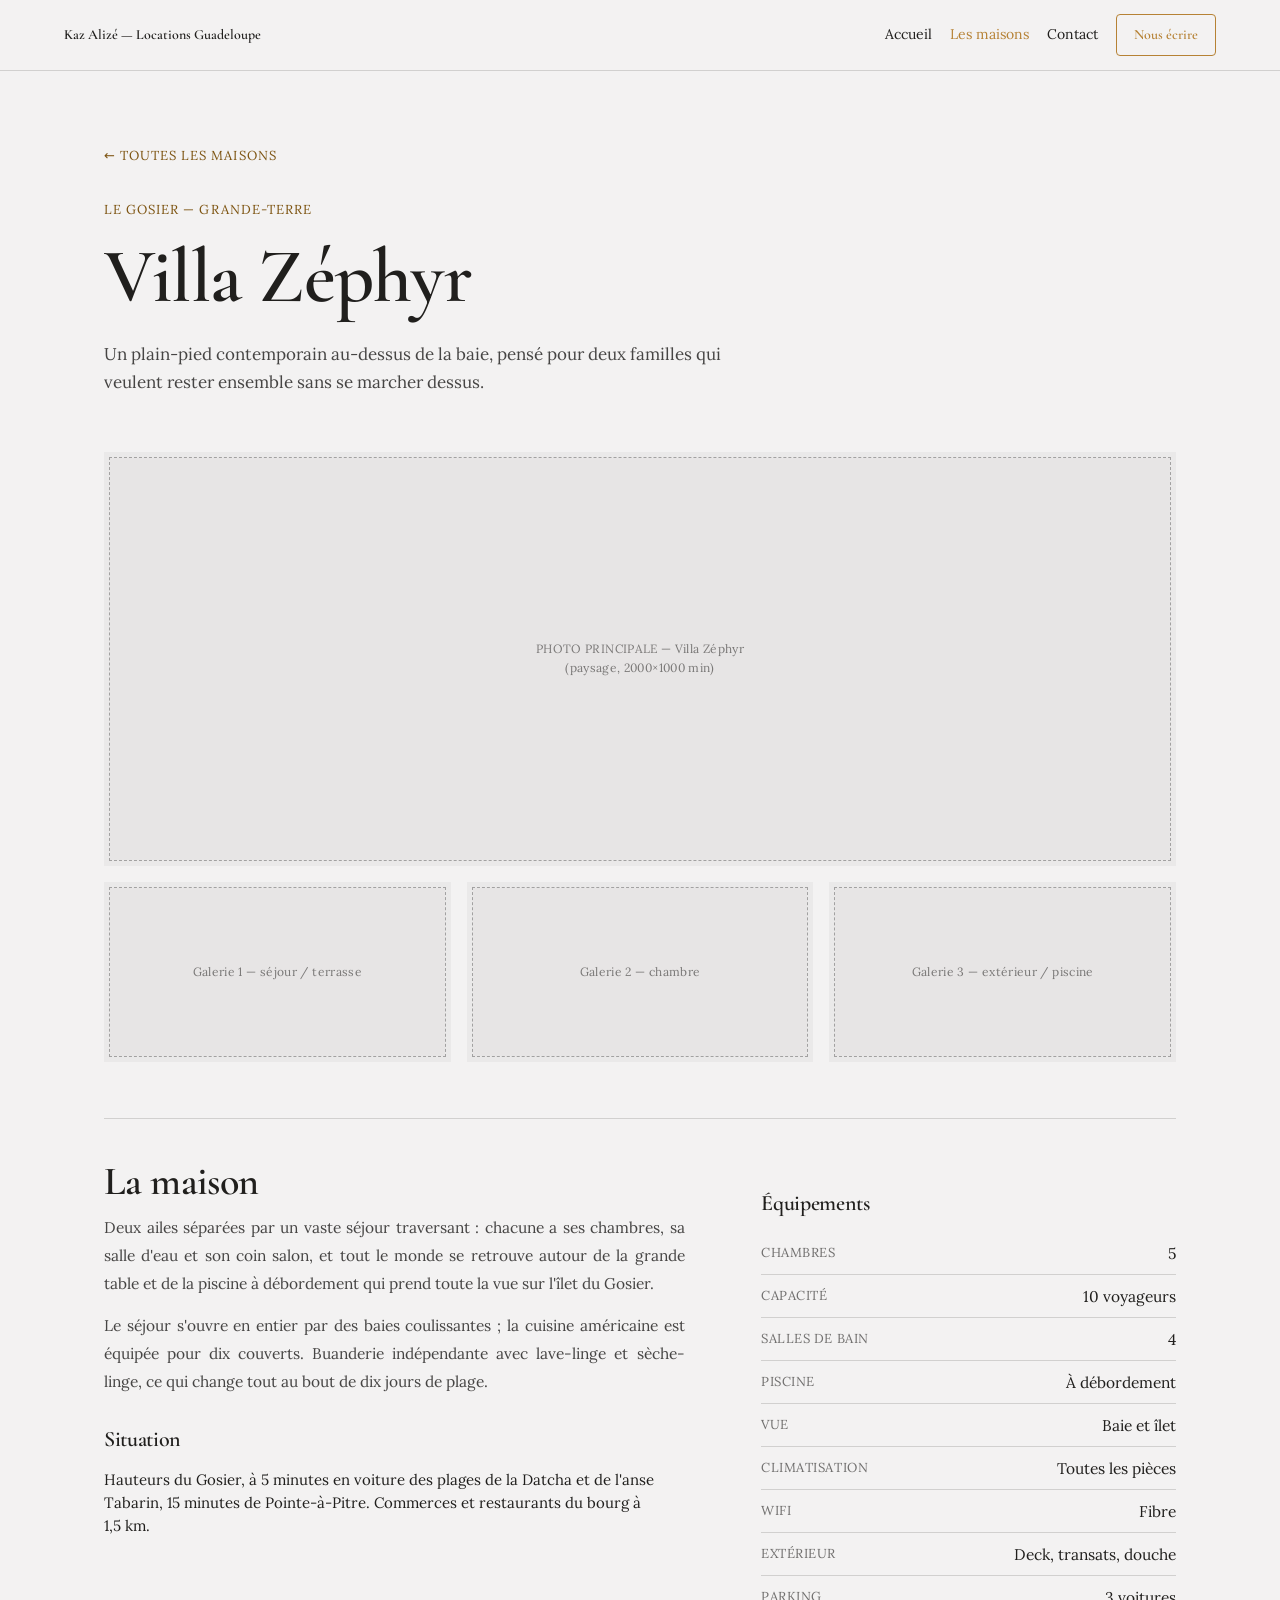
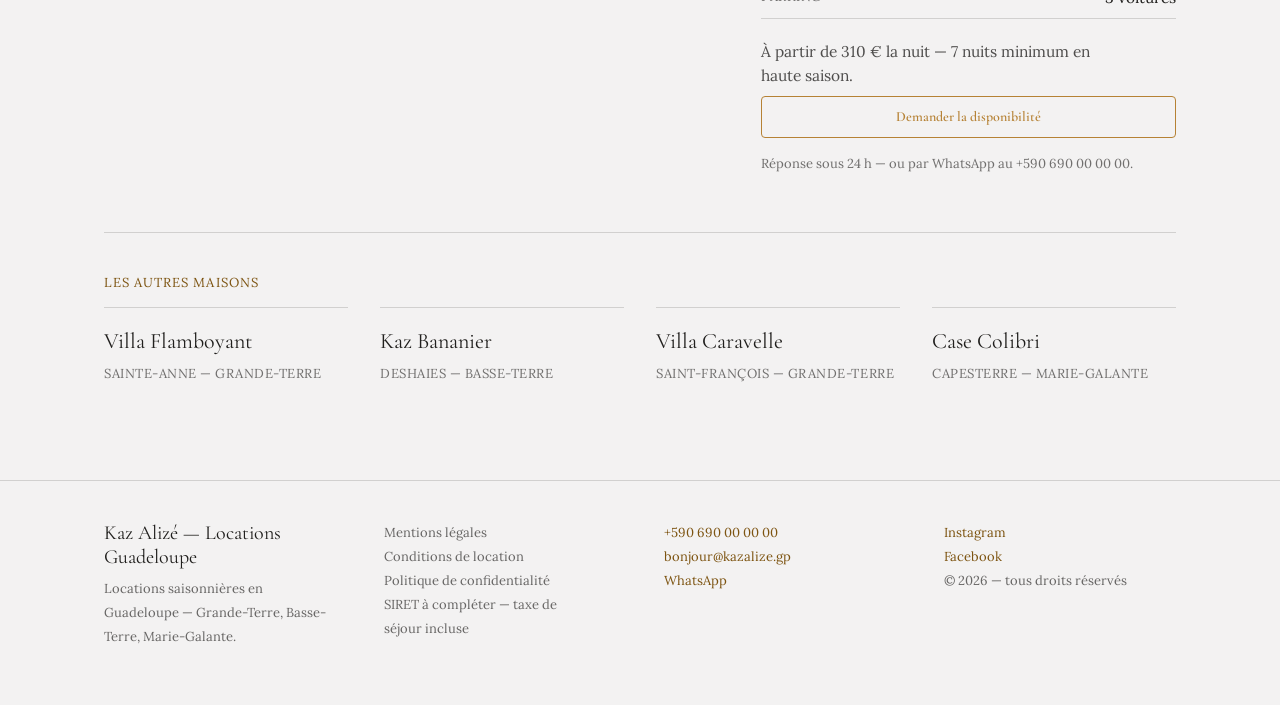
<file: livrables/site-web-location-maisons/site-statique/maisons/zephyr.html>
<!DOCTYPE html>
<html lang="fr">
<head>
<meta charset="utf-8">
<meta name="viewport" content="width=device-width, initial-scale=1">
<title>Villa Zéphyr — Kaz Alizé — Locations Guadeloupe</title>
<meta name="description" content="Kaz Alizé — Locations Guadeloupe — cinq maisons de vacances en Guadeloupe, contact direct avec le propriétaire.">
<link rel="stylesheet" href="../assets/style.css">
</head>
<body>

  <nav class="nav">
    <a class="nav-brand" href="../index.html">Kaz Alizé — Locations Guadeloupe</a>
    <a href="../index.html">Accueil</a>
    <a href="../index.html#maisons" aria-current="page">Les maisons</a>
    <a href="../contact.html">Contact</a>
    <a class="btn btn-primary" href="../contact.html">Nous écrire</a>
  </nav>

  <section class="section section-top">
    <a class="back-link" href="../index.html#maisons">← Toutes les maisons</a>
    <span class="kicker kicker-tight">Le Gosier — Grande-Terre</span>
    <h1>Villa Zéphyr</h1>
    <p class="lead">Un plain-pied contemporain au-dessus de la baie, pensé pour deux familles qui veulent rester ensemble sans se marcher dessus.</p>
  </section>

  <section class="section">
    <div class="photo-ph" style="aspect-ratio:2/1;"><span>PHOTO PRINCIPALE — Villa Zéphyr (paysage, 2000×1000 min)</span></div>
    <div class="gallery-grid">
      <div class="photo-ph" style="aspect-ratio:4/3;"><span>Galerie 1 — séjour / terrasse</span></div>
      <div class="photo-ph" style="aspect-ratio:4/3;"><span>Galerie 2 — chambre</span></div>
      <div class="photo-ph" style="aspect-ratio:4/3;"><span>Galerie 3 — extérieur / piscine</span></div>
    </div>
  </section>

  <section class="section">
    <hr class="hr">
    <div class="house-detail-grid">
      <div>
        <h2>La maison</h2>
        <p class="justify">Deux ailes séparées par un vaste séjour traversant : chacune a ses chambres, sa salle d'eau et son coin salon, et tout le monde se retrouve autour de la grande table et de la piscine à débordement qui prend toute la vue sur l'îlet du Gosier.</p>
        <p class="justify">Le séjour s'ouvre en entier par des baies coulissantes ; la cuisine américaine est équipée pour dix couverts. Buanderie indépendante avec lave-linge et sèche-linge, ce qui change tout au bout de dix jours de plage.</p>
        <h3 class="sub">Situation</h3>
        <p>Hauteurs du Gosier, à 5 minutes en voiture des plages de la Datcha et de l'anse Tabarin, 15 minutes de Pointe-à-Pitre. Commerces et restaurants du bourg à 1,5 km.</p>
      </div>
      <aside>
        <h3 class="sub">Équipements</h3>
        
          <table class="table">
            <tbody>
              <tr><td class="spec-label">Chambres</td><td class="spec-value">5</td></tr>
              <tr><td class="spec-label">Capacité</td><td class="spec-value">10 voyageurs</td></tr>
              <tr><td class="spec-label">Salles de bain</td><td class="spec-value">4</td></tr>
              <tr><td class="spec-label">Piscine</td><td class="spec-value">À débordement</td></tr>
              <tr><td class="spec-label">Vue</td><td class="spec-value">Baie et îlet</td></tr>
              <tr><td class="spec-label">Climatisation</td><td class="spec-value">Toutes les pièces</td></tr>
              <tr><td class="spec-label">Wifi</td><td class="spec-value">Fibre</td></tr>
              <tr><td class="spec-label">Extérieur</td><td class="spec-value">Deck, transats, douche</td></tr>
              <tr><td class="spec-label">Parking</td><td class="spec-value">3 voitures</td></tr>
            </tbody>
          </table>
        <p class="price">À partir de 310 € la nuit — 7 nuits minimum en haute saison.</p>
        <a class="btn btn-primary btn-block" href="../contact.html?maison=Villa%20Z%C3%A9phyr">Demander la disponibilité</a>
        <p class="fine-print">Réponse sous 24&nbsp;h — ou par WhatsApp au +590 690 00 00 00.</p>
      </aside>
    </div>
  </section>

  <section class="section section-end">
    <hr class="hr">
    <span class="kicker">Les autres maisons</span>
    <div class="others-grid">
      
      <div class="other-house">
        <a href="flamboyant.html">Villa Flamboyant</a>
        <p>Sainte-Anne — Grande-Terre</p>
      </div>
      <div class="other-house">
        <a href="bananier.html">Kaz Bananier</a>
        <p>Deshaies — Basse-Terre</p>
      </div>
      <div class="other-house">
        <a href="caravelle.html">Villa Caravelle</a>
        <p>Saint-François — Grande-Terre</p>
      </div>
      <div class="other-house">
        <a href="colibri.html">Case Colibri</a>
        <p>Capesterre — Marie-Galante</p>
      </div>
    </div>
  </section>

  <footer class="site-footer">
    <div class="footer-grid">
      <div>
        <p class="footer-brand">Kaz Alizé — Locations Guadeloupe</p>
        <p>Locations saisonnières en Guadeloupe — Grande-Terre, Basse-Terre, Marie-Galante.</p>
      </div>
      <div>
        <p>Mentions légales</p>
        <p>Conditions de location</p>
        <p>Politique de confidentialité</p>
        <p>SIRET à compléter — taxe de séjour incluse</p>
      </div>
      <div>
        <p><a href="tel:+590690000000">+590 690 00 00 00</a></p>
        <p><a href="mailto:bonjour@kazalize.gp">bonjour@kazalize.gp</a></p>
        <p><a href="https://wa.me/590690000000">WhatsApp</a></p>
      </div>
      <div>
        <p><a href="#">Instagram</a></p>
        <p><a href="#">Facebook</a></p>
        <p>© 2026 — tous droits réservés</p>
      </div>
    </div>
  </footer>
</body>
</html>
</file>
<file: livrables/site-web-bungalows-lemoule/site-statique/assets/style.css>
:root {
  --color-bg: #f3f2f2;
  --color-surface: #eae9e9;
  --color-text: #201f1d;
  --color-divider: rgba(32, 31, 29, 0.16);

  --color-neutral-100: #f8f4f4;
  --color-neutral-700: #605d5d;
  --color-neutral-900: #2d2b2b;

  --color-accent-100: #fff3e4;
  --color-accent-300: #facb8d;
  --color-accent-400: #e1ad66;
  --color-accent-700: #7d5411;
  --color-accent-800: #5a3b0a;

  --font-heading: "Cormorant Garamond", Georgia, serif;
  --font-body: "Lora", Georgia, serif;
  --radius-md: 4px;
}

* { box-sizing: border-box; }

body {
  margin: 0;
  background: var(--color-bg);
  color: var(--color-text);
  font-family: var(--font-body);
  -webkit-font-smoothing: antialiased;
  text-wrap: pretty;
}

html { scroll-behavior: smooth; }

h1, h2, h3, h4 {
  font-family: var(--font-heading);
  font-weight: 600;
  margin: 0;
}

p { margin: 0; }

a { color: var(--color-accent-700); text-underline-offset: 3px; }
a:hover { color: var(--color-accent-800); }

input, textarea, button, select { font: inherit; }

.hr {
  height: 1px;
  border: 0;
  background: var(--color-divider);
}

/* Buttons: outlined, never filled — matches the Classical system */
.btn {
  display: inline-flex;
  align-items: center;
  justify-content: center;
  font-family: var(--font-heading);
  font-weight: 600;
  font-size: 14.5px;
  line-height: 1.2;
  padding: 11px 20px;
  border-radius: var(--radius-md);
  border: 1px solid transparent;
  cursor: pointer;
  text-decoration: none;
}
.btn-primary { color: var(--color-accent-700); border-color: var(--color-accent-700); }
.btn-primary:hover { background: rgba(125, 84, 17, 0.1); color: var(--color-accent-800); }
.btn-secondary { color: var(--color-text); border-color: var(--color-divider); }
.btn-secondary:hover { background: rgba(32, 31, 29, 0.06); }
.btn-ghost { color: var(--color-accent-700); border-color: transparent; padding-inline: 6px; }
.btn-ghost:hover { background: rgba(125, 84, 17, 0.08); }
.btn-block { width: 100%; }

.tag {
  display: inline-block;
  font-size: 12px;
  letter-spacing: 0.03em;
  padding: 4px 10px;
  border-radius: 3px;
}
.tag-outline { border: 1px solid var(--color-accent-700); color: var(--color-accent-700); }

/* Image placeholders — replace the background-image with a real photo when available */
.plate {
  position: relative;
  overflow: hidden;
  border-radius: var(--radius-md);
  background: var(--color-neutral-100);
  border: 1px solid var(--color-divider);
}
.plate-placeholder {
  position: absolute;
  inset: 0;
  display: flex;
  align-items: center;
  justify-content: center;
  text-align: center;
  padding: 10px;
  font-family: var(--font-heading);
  font-size: 13px;
  color: var(--color-neutral-700);
  background-image: repeating-linear-gradient(135deg, #eeece4 0px, #eeece4 10px, #e4e1d6 10px, #e4e1d6 20px);
}
.plate-hero .plate-placeholder {
  font-size: 15px;
  color: rgba(255, 255, 255, 0.82);
  background-image: linear-gradient(180deg, rgba(45, 43, 43, 0.55), rgba(45, 43, 43, 0.78)),
    repeating-linear-gradient(135deg, #4a4645 0px, #4a4645 12px, #3c3938 12px, #3c3938 24px);
}

.field { display: flex; flex-direction: column; gap: 6px; }
.field label { font-size: 13.5px; font-weight: 600; color: rgba(32, 31, 29, 0.7); }
.input {
  font-size: 15px;
  color: var(--color-text);
  padding: 10px 12px;
  border: 1px solid var(--color-divider);
  border-radius: var(--radius-md);
  background: #ffffff;
}
.input:hover { border-color: rgba(32, 31, 29, 0.4); }
.input:focus-visible { outline: 2px solid var(--color-accent-700); outline-offset: 0; border-color: var(--color-accent-700); }

.nav-link { color: inherit; text-decoration: none; }
.nav-link:hover { color: var(--color-accent-700); }

@media (max-width: 800px) {
  .stack-mobile { grid-template-columns: 1fr !important; }
}
@media (max-width: 480px) {
  h1 { font-size: 32px !important; }
  h2 { font-size: 26px !important; }
}
</file>
<file: livrables/site-web-karusmart/site-statique/assets/style.css>
body {
  margin: 0;
  background: #f7f6f1;
  color: #1b211e;
  font-family: "Source Sans 3", system-ui, sans-serif;
  -webkit-font-smoothing: antialiased;
}
* { box-sizing: border-box; }
a { color: #0f7f76; text-decoration: none; }
a:hover { color: #1b211e; text-decoration: underline; }
input, textarea, button, select { font: inherit; }
h1, h2, h3, h4 { margin: 0; font-family: Archivo, system-ui, sans-serif; }
p { margin: 0; }

.nav-link { color: #1b211e; }
.nav-link:hover { color: #0f7f76; text-decoration: none; }

.nav-cta {
  background: #0f7f76;
  color: #ffffff;
  padding: 10px 18px;
  border-radius: 2px;
}
.nav-cta:hover { background: #12171a; color: #ffffff; text-decoration: none; }

.btn-primary {
  background: #0f7f76;
  color: #ffffff;
  padding: 13px 22px;
  font-weight: 600;
  border-radius: 2px;
}
.btn-primary:hover { background: #ffffff; color: #12171a; text-decoration: none; }

.btn-outline {
  border: 1px solid rgba(255,255,255,0.55);
  color: #ffffff;
  padding: 13px 22px;
  font-weight: 600;
  border-radius: 2px;
}
.btn-outline:hover { background: rgba(255,255,255,0.12); text-decoration: none; }

.pillar-card {
  background: #ffffff;
  border: 1px solid #e2e0d8;
  padding: 26px 24px;
  display: flex;
  flex-direction: column;
  gap: 12px;
  min-width: 0;
}
.pillar-dot {
  width: 40px;
  height: 40px;
  border: 2px solid #0f7f76;
  border-radius: 50%;
  display: flex;
  align-items: center;
  justify-content: center;
  flex: none;
}
.pillar-dot span {
  width: 13px;
  height: 13px;
  background: #0f7f76;
  display: inline-block;
  transform: rotate(45deg);
}
.pillar-tag {
  margin-top: auto;
  font-family: 'IBM Plex Mono', monospace;
  font-size: 11.5px;
  letter-spacing: 0.06em;
  color: #8a9089;
}

.partner-card {
  background: #ffffff;
  border: 1px solid #e2e0d8;
  padding: 26px;
  display: flex;
  flex-direction: column;
  gap: 16px;
  min-width: 0;
}
.partner-logo {
  height: 64px;
  background-image: repeating-linear-gradient(135deg, #eeece4 0px, #eeece4 10px, #e4e1d6 10px, #e4e1d6 20px);
  display: flex;
  align-items: center;
  justify-content: center;
}
.partner-logo span {
  font-family: 'IBM Plex Mono', monospace;
  font-size: 12px;
  color: #6b716a;
}

.mission-card {
  border-top: 3px solid #0f7f76;
  background: #f7f6f1;
  padding: 26px 24px;
  min-width: 0;
}

.ks-label {
  display: flex;
  flex-direction: column;
  gap: 6px;
  font-size: 13.5px;
  font-weight: 600;
  color: #3d4640;
}
.ks-input {
  border: 1px solid #ccc9be;
  padding: 11px 12px;
  font-size: 15px;
  font-weight: 400;
  background: #ffffff;
}
.ks-input:focus { outline: none; border-color: #0f7f76; }

.ks-submit {
  background: #0f7f76;
  color: #ffffff;
  border: none;
  padding: 14px 18px;
  font-weight: 600;
  font-size: 16px;
  cursor: pointer;
}
.ks-submit:hover { background: #12171a; }

@media (max-width: 900px) {
  h1 { font-size: 34px !important; }
  h2 { font-size: 26px !important; }
}

@media (max-width: 800px) {
  .stack-mobile { grid-template-columns: 1fr !important; }
}

@media (max-width: 480px) {
  header { padding: 14px 16px !important; }
  .header-brand img { height: 34px !important; }
  section { padding-left: 16px !important; padding-right: 16px !important; }
  h1 { font-size: 28px !important; }
  h2 { font-size: 22px !important; }
  .hero-inner { padding-top: 48px !important; padding-bottom: 48px !important; }
  .hero-card { padding: 24px 20px !important; }
}
</file>
<file: livrables/site-web-location-maisons/site-statique/assets/style.css>
/* Kaz Alizé — feuille de style du site statique (dérivée du design system "Classical") */
@import url('https://fonts.googleapis.com/css2?family=Cormorant+Garamond:wght@400;600&family=Lora:wght@400;600&display=swap');

:root {
  --color-bg: #f3f2f2;
  --color-surface: #eae9e9;
  --color-text: #201f1d;
  --color-accent: #b68235;
  --color-accent-700: #7d5411;
  --color-divider: color-mix(in srgb, #201f1d 16%, transparent);
  --font-heading: "Cormorant Garamond", system-ui, sans-serif;
  --font-heading-weight: 600;
  --font-body: "Lora", system-ui, sans-serif;
  --space-2: 9px;
  --space-3: 14px;
  --space-4: 18px;
  --radius-md: 4px;
  --max-w: 1200px;
  --side: clamp(20px, 5vw, 72px);
}

*, *::before, *::after { box-sizing: border-box; }
html { color-scheme: light; }
body {
  margin: 0; background: var(--color-bg); color: var(--color-text);
  font-family: var(--font-body); font-size: 15px; line-height: 1.55;
  text-wrap: pretty;
}
h1, h2, h3 { font-family: var(--font-heading); font-weight: var(--font-heading-weight); line-height: 1.12; letter-spacing: -0.015em; margin: 0 0 var(--space-2); }
h1 { font-size: clamp(40px, 6vw, 80px); letter-spacing: -0.01em; margin: 0; }
h2 { font-size: clamp(28px, 3.6vw, 40px); }
h3.sub { font-size: 22px; margin: 32px 0 16px; }
p { margin: 0 0 var(--space-3); }
a { color: var(--color-accent-700); text-decoration: none; }
a:hover { color: var(--color-accent); }
img { display: block; max-width: 100%; }

.section { max-width: var(--max-w); margin: 0 auto; padding: 56px var(--side) 0; }
.section-top { padding-top: 72px; }
.section-end { padding-bottom: 96px; }
.hr { height: 1px; border: 0; margin: 0 0 40px; background: var(--color-divider); }
.kicker { display: block; font-size: 13px; letter-spacing: 0.08em; text-transform: uppercase; color: var(--color-accent-700); margin: 0 0 14px; }
.kicker-tight { margin: 34px 0 14px; }
.lead { font-size: 17px; line-height: 28px; max-width: 58ch; margin: 20px 0 0; color: color-mix(in srgb, var(--color-text) 82%, transparent); }
.lead-sm { font-size: 15.5px; line-height: 28px; max-width: 58ch; margin: 18px 0 0; color: color-mix(in srgb, var(--color-text) 78%, transparent); }
.caption { font-size: 13px; letter-spacing: 0.02em; color: color-mix(in srgb, var(--color-text) 62%, transparent); margin: 12px 0 0; }
.justify { text-align: justify; hyphens: auto; font-size: 15.5px; line-height: 28px; color: color-mix(in srgb, var(--color-text) 82%, transparent); }
@media (max-width: 720px) { .justify { text-align: left; } }
.fine-print { font-size: 13px; line-height: 24px; color: color-mix(in srgb, var(--color-text) 62%, transparent); margin: 14px 0 0; }
.price { font-size: 15.5px; margin: 20px 0 0; color: color-mix(in srgb, var(--color-text) 78%, transparent); }

.hero { max-width: var(--max-w); margin: 0 auto; padding: 84px var(--side) 0; }

.cta-row { display: flex; gap: var(--space-3); flex-wrap: wrap; margin-top: 28px; }

.btn {
  display: inline-flex; align-items: center; justify-content: center; gap: 6px;
  cursor: pointer; text-decoration: none; font-family: var(--font-heading);
  font-weight: var(--font-heading-weight); font-size: 14px;
  background: transparent; border: 1px solid transparent;
  padding: 9px 17px; border-radius: var(--radius-md);
}
.btn-primary { color: var(--color-accent); border-color: var(--color-accent); }
.btn-primary:hover { background: color-mix(in srgb, var(--color-accent) 12%, transparent); color: var(--color-accent); }
.btn-ghost { color: var(--color-accent); padding-inline: 4px; }
.btn-ghost:hover { background: color-mix(in srgb, var(--color-accent) 10%, transparent); color: var(--color-accent); }
.btn-block { width: 100%; margin-top: var(--space-2); }

.nav {
  display: flex; align-items: center; gap: 18px; flex-wrap: wrap;
  position: sticky; top: 0; z-index: 20; background: var(--color-bg);
  padding: 14px var(--side); border-bottom: 1px solid var(--color-divider);
}
.nav-brand { font-family: var(--font-heading); font-weight: var(--font-heading-weight); font-size: 18px; margin-right: auto; color: var(--color-text); }
.nav a:not(.btn) { font-size: 14px; color: var(--color-text); }
.nav a:not(.btn):hover, .nav a[aria-current='page'] { color: var(--color-accent); }

.photo-ph {
  width: 100%; display: flex; align-items: center; justify-content: center; text-align: center;
  background: color-mix(in srgb, var(--color-text) 6%, transparent);
  border: 6px solid var(--color-surface); outline: 1px dashed color-mix(in srgb, var(--color-text) 35%, transparent);
  outline-offset: -6px; box-sizing: border-box; padding: 16px;
}
.photo-ph span { font-size: 12px; letter-spacing: 0.03em; color: color-mix(in srgb, var(--color-text) 55%, transparent); max-width: 32ch; }

.features-grid { display: grid; grid-template-columns: repeat(auto-fit, minmax(240px, 1fr)); gap: 28px 48px; }

.houses-grid { display: grid; grid-template-columns: repeat(auto-fit, minmax(300px, 1fr)); gap: 44px 36px; margin-top: 48px; }
.card {
  display: flex; flex-direction: column; padding: 0; overflow: hidden;
  border-radius: var(--radius-md); border: 1px solid var(--color-divider); background: transparent;
}
.house-card-body { display: flex; flex-direction: column; flex: 1; padding: 24px 24px 26px; }
.card-kicker { font-size: 10px; letter-spacing: 0.1em; text-transform: uppercase; color: var(--color-accent); }
.card-title { font-family: var(--font-heading); font-weight: var(--font-heading-weight); font-size: 26px; line-height: 1.15; margin: 8px 0 0; }
.card-body { margin: 12px 0 0; line-height: 26px; font-size: 14px; opacity: 0.85; flex: 1; }
.card-meta { margin: 16px 0 12px; font-size: 12px; color: color-mix(in srgb, var(--color-text) 55%, transparent); }
.house-card .btn { align-self: flex-start; margin-top: 6px; }

.gallery-grid { display: grid; grid-template-columns: repeat(auto-fit, minmax(180px, 1fr)); gap: 16px; margin-top: 16px; }
.gallery-grid .photo-ph { height: 180px; }
.section > .photo-ph { height: clamp(240px, 46vh, 500px); }

.house-detail-grid { display: grid; grid-template-columns: minmax(0, 7fr) minmax(0, 5fr); gap: 28px clamp(28px, 6vw, 88px); }
@media (max-width: 820px) { .house-detail-grid { grid-template-columns: 1fr; } }

.table { width: 100%; border-collapse: collapse; font-size: 14px; }
.spec-label { font-size: 13px; letter-spacing: 0.04em; text-transform: uppercase; color: color-mix(in srgb, var(--color-text) 62%, transparent); padding: 9px 0; border-bottom: 1px solid var(--color-divider); white-space: nowrap; }
.spec-value { font-size: 15.5px; text-align: right; padding: 9px 0; border-bottom: 1px solid var(--color-divider); }

.others-grid { display: grid; grid-template-columns: repeat(auto-fit, minmax(200px, 1fr)); gap: 20px 32px; }
.other-house { border-top: 1px solid var(--color-divider); padding-top: 16px; }
.other-house a { font-family: var(--font-heading); font-size: 22px; color: var(--color-text); }
.other-house p { font-size: 13px; letter-spacing: 0.04em; text-transform: uppercase; margin: 6px 0 0; color: color-mix(in srgb, var(--color-text) 62%, transparent); }

.back-link { display: inline-block; font-size: 13px; letter-spacing: 0.08em; text-transform: uppercase; }

.contact-grid { display: grid; grid-template-columns: minmax(0, 7fr) minmax(0, 4fr); gap: 40px clamp(28px, 6vw, 88px); }
@media (max-width: 820px) { .contact-grid { grid-template-columns: 1fr; } }
.form-grid { display: grid; grid-template-columns: repeat(auto-fit, minmax(220px, 1fr)); gap: 22px 28px; }
.field label { display: block; font-size: 12px; margin-bottom: 5px; color: color-mix(in srgb, var(--color-text) 70%, transparent); }
.input {
  width: 100%; min-height: 36px; padding: 8px 10px; font: inherit; font-size: 14px;
  color: var(--color-text); background: transparent; border: 1px solid var(--color-divider);
  border-radius: var(--radius-md);
}
.input:focus-visible { outline: none; border-color: var(--color-accent); }
textarea.input { min-height: 110px; resize: vertical; }
.contact-list { display: flex; flex-direction: column; gap: 18px; }
.contact-item { border-top: 1px solid var(--color-divider); padding-top: 14px; }
.contact-label { font-size: 12px; letter-spacing: 0.08em; text-transform: uppercase; margin: 0 0 6px; color: color-mix(in srgb, var(--color-text) 62%, transparent); }

.site-footer { border-top: 1px solid var(--color-divider); }
.footer-grid {
  max-width: var(--max-w); margin: 0 auto; padding: 40px var(--side) 56px;
  display: grid; grid-template-columns: repeat(auto-fit, minmax(220px, 1fr)); gap: 24px 48px;
  font-size: 13px; line-height: 24px; color: color-mix(in srgb, var(--color-text) 66%, transparent);
}
.footer-grid p { margin: 0; }
.footer-brand { font-family: var(--font-heading); font-size: 20px; margin: 0 0 8px !important; color: var(--color-text); }
</file>
